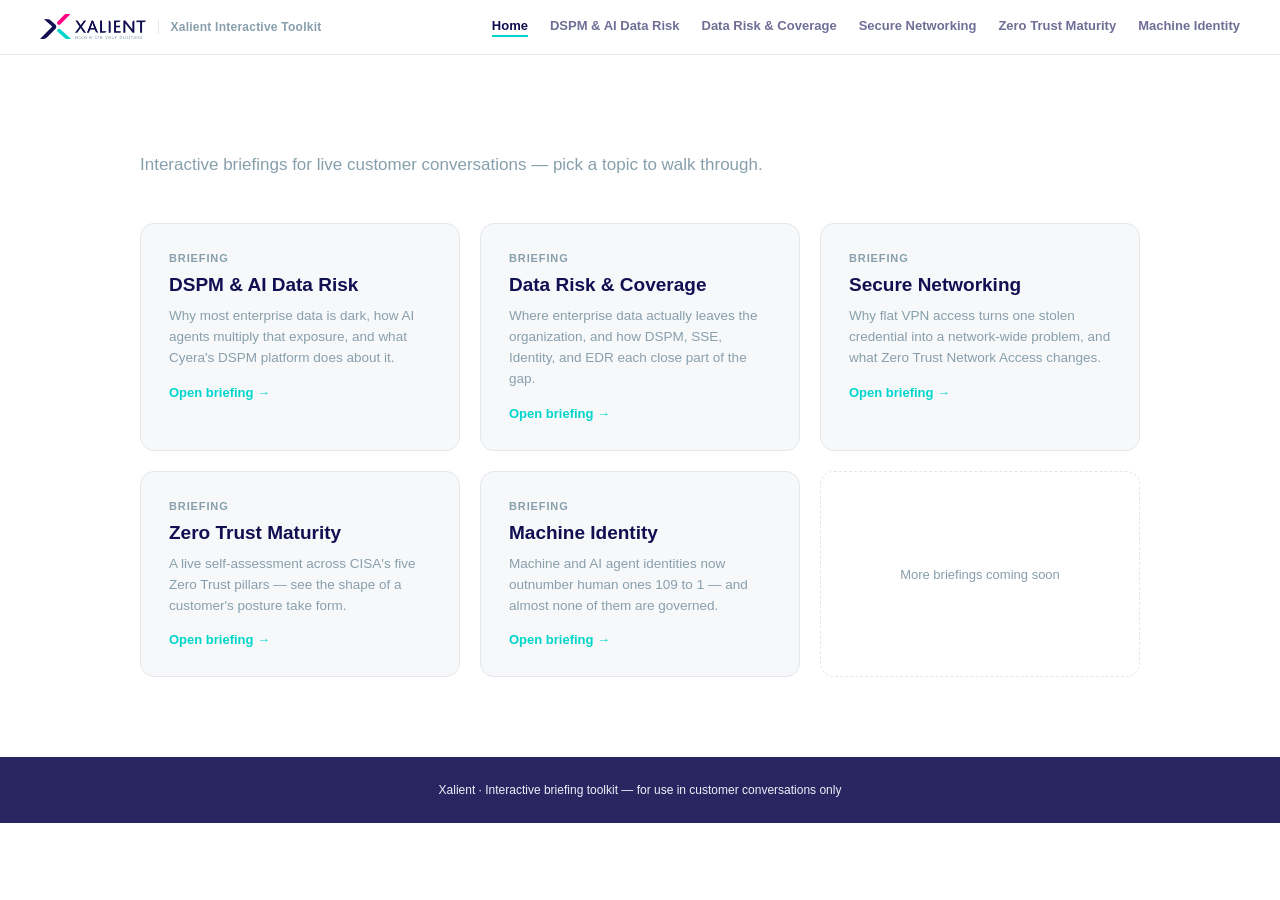
<file: index.html>
<!DOCTYPE html>
<html lang="en">
<head>
<meta charset="UTF-8">
<meta name="viewport" content="width=device-width, initial-scale=1.0">
<title>Xalient Interactive Toolkit</title>
<meta name="description" content="Interactive sales toolkit — data risk and security posture briefings.">
<link rel="stylesheet" href="shared.css">
<style>
  .hub-section{padding:100px 40px 80px;max-width:1080px;margin:0 auto;}
  .hub-intro{font-size:17px;color:var(--gray-blue);margin:0 0 48px;max-width:640px;}
  .hub-grid{display:grid;grid-template-columns:repeat(3,1fr);gap:20px;}
  .hub-card{
    display:block;
    border:1px solid var(--border);
    border-radius:14px;
    padding:28px;
    background:var(--bg-soft);
    text-decoration:none;
    color:var(--navy);
    transition:border-color .25s ease, transform .25s ease, box-shadow .25s ease;
  }
  .hub-card:hover{border-color:var(--teal);transform:translateY(-2px);box-shadow:0 8px 24px rgba(17,15,81,.08);}
  .hub-card-eyebrow{font-size:11px;color:var(--gray-blue);text-transform:uppercase;letter-spacing:.08em;font-weight:700;margin-bottom:10px;}
  .hub-card-title{font-size:19px;font-weight:800;color:var(--navy);margin-bottom:10px;}
  .hub-card-desc{font-size:13.5px;color:var(--gray-blue);line-height:1.55;}
  .hub-card-arrow{display:inline-block;margin-top:16px;font-size:13px;font-weight:700;color:var(--teal);}

  .hub-card-empty{
    display:flex;
    align-items:center;
    justify-content:center;
    border:1px dashed var(--border);
    border-radius:14px;
    padding:28px;
    color:var(--gray-blue);
    font-size:13px;
    text-align:center;
    min-height:140px;
  }

  @media (max-width:900px){
    .hub-grid{grid-template-columns:repeat(2,1fr);}
  }
  @media (max-width:560px){
    .hub-grid{grid-template-columns:1fr;}
  }
</style>
</head>
<body>

<header class="site-header">
  <a href="index.html" class="brand">
    <img src="Xalient%20Logo.png" alt="Xalient" class="logo">
    <span class="brand-sub">Xalient Interactive Toolkit</span>
  </a>
  <nav class="top-nav">
    <a href="index.html" class="current">Home</a>
    <a href="dspm.html">DSPM &amp; AI Data Risk</a>
    <a href="exfiltration.html">Data Risk &amp; Coverage</a>
    <a href="zero-trust-network.html">Secure Networking</a>
    <a href="zero-trust-maturity.html">Zero Trust Maturity</a>
    <a href="non-human-identity.html">Machine Identity</a>
  </nav>
</header>

<section class="hub-section">
  <p class="hub-intro">Interactive briefings for live customer conversations — pick a topic to walk through.</p>

  <div class="hub-grid">
    <a href="dspm.html" class="hub-card">
      <div class="hub-card-eyebrow">Briefing</div>
      <div class="hub-card-title">DSPM &amp; AI Data Risk</div>
      <div class="hub-card-desc">Why most enterprise data is dark, how AI agents multiply that exposure, and what Cyera's DSPM platform does about it.</div>
      <span class="hub-card-arrow">Open briefing &rarr;</span>
    </a>

    <a href="exfiltration.html" class="hub-card">
      <div class="hub-card-eyebrow">Briefing</div>
      <div class="hub-card-title">Data Risk &amp; Coverage</div>
      <div class="hub-card-desc">Where enterprise data actually leaves the organization, and how DSPM, SSE, Identity, and EDR each close part of the gap.</div>
      <span class="hub-card-arrow">Open briefing &rarr;</span>
    </a>

    <a href="zero-trust-network.html" class="hub-card">
      <div class="hub-card-eyebrow">Briefing</div>
      <div class="hub-card-title">Secure Networking</div>
      <div class="hub-card-desc">Why flat VPN access turns one stolen credential into a network-wide problem, and what Zero Trust Network Access changes.</div>
      <span class="hub-card-arrow">Open briefing &rarr;</span>
    </a>

    <a href="zero-trust-maturity.html" class="hub-card">
      <div class="hub-card-eyebrow">Briefing</div>
      <div class="hub-card-title">Zero Trust Maturity</div>
      <div class="hub-card-desc">A live self-assessment across CISA's five Zero Trust pillars — see the shape of a customer's posture take form.</div>
      <span class="hub-card-arrow">Open briefing &rarr;</span>
    </a>

    <a href="non-human-identity.html" class="hub-card">
      <div class="hub-card-eyebrow">Briefing</div>
      <div class="hub-card-title">Machine Identity</div>
      <div class="hub-card-desc">Machine and AI agent identities now outnumber human ones 109 to 1 — and almost none of them are governed.</div>
      <span class="hub-card-arrow">Open briefing &rarr;</span>
    </a>

    <div class="hub-card-empty">More briefings coming soon</div>
  </div>
</section>

<footer>
  Xalient · Interactive briefing toolkit — for use in customer conversations only
</footer>

</body>
</html>
</file>
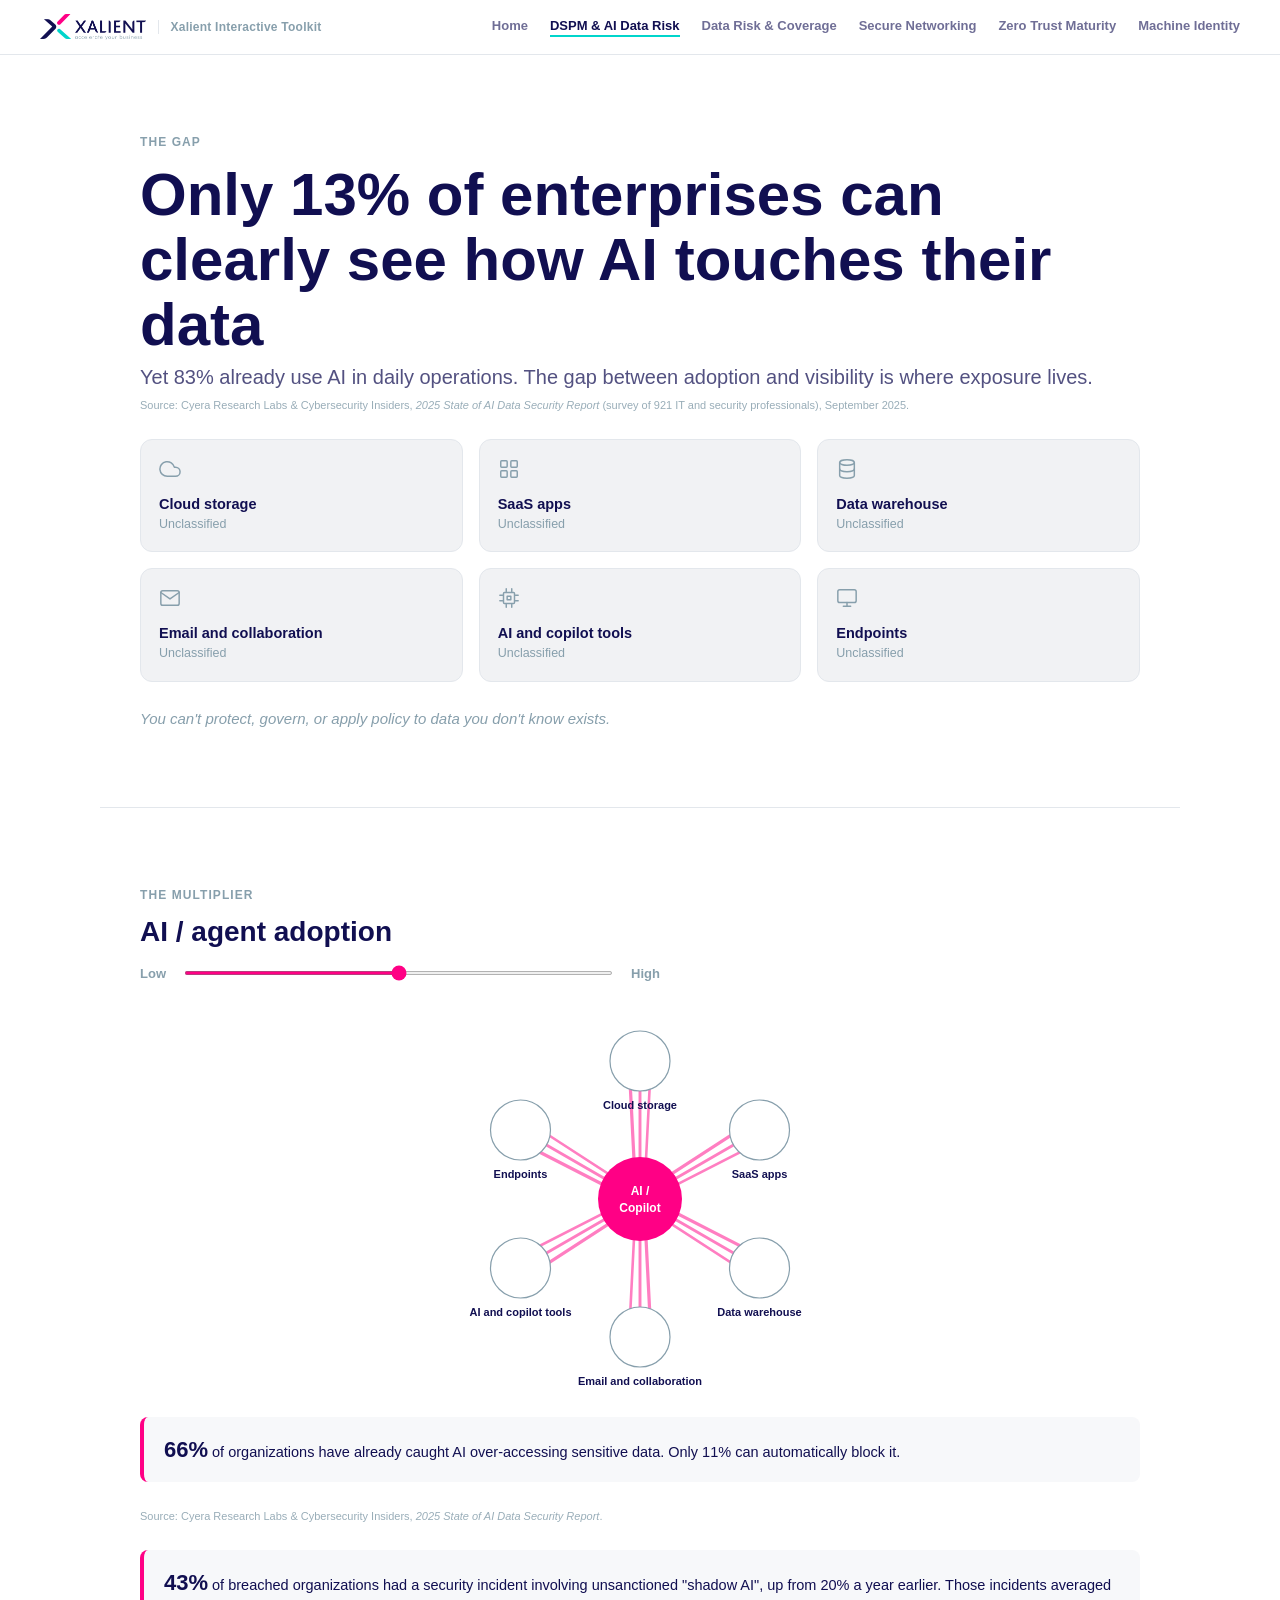
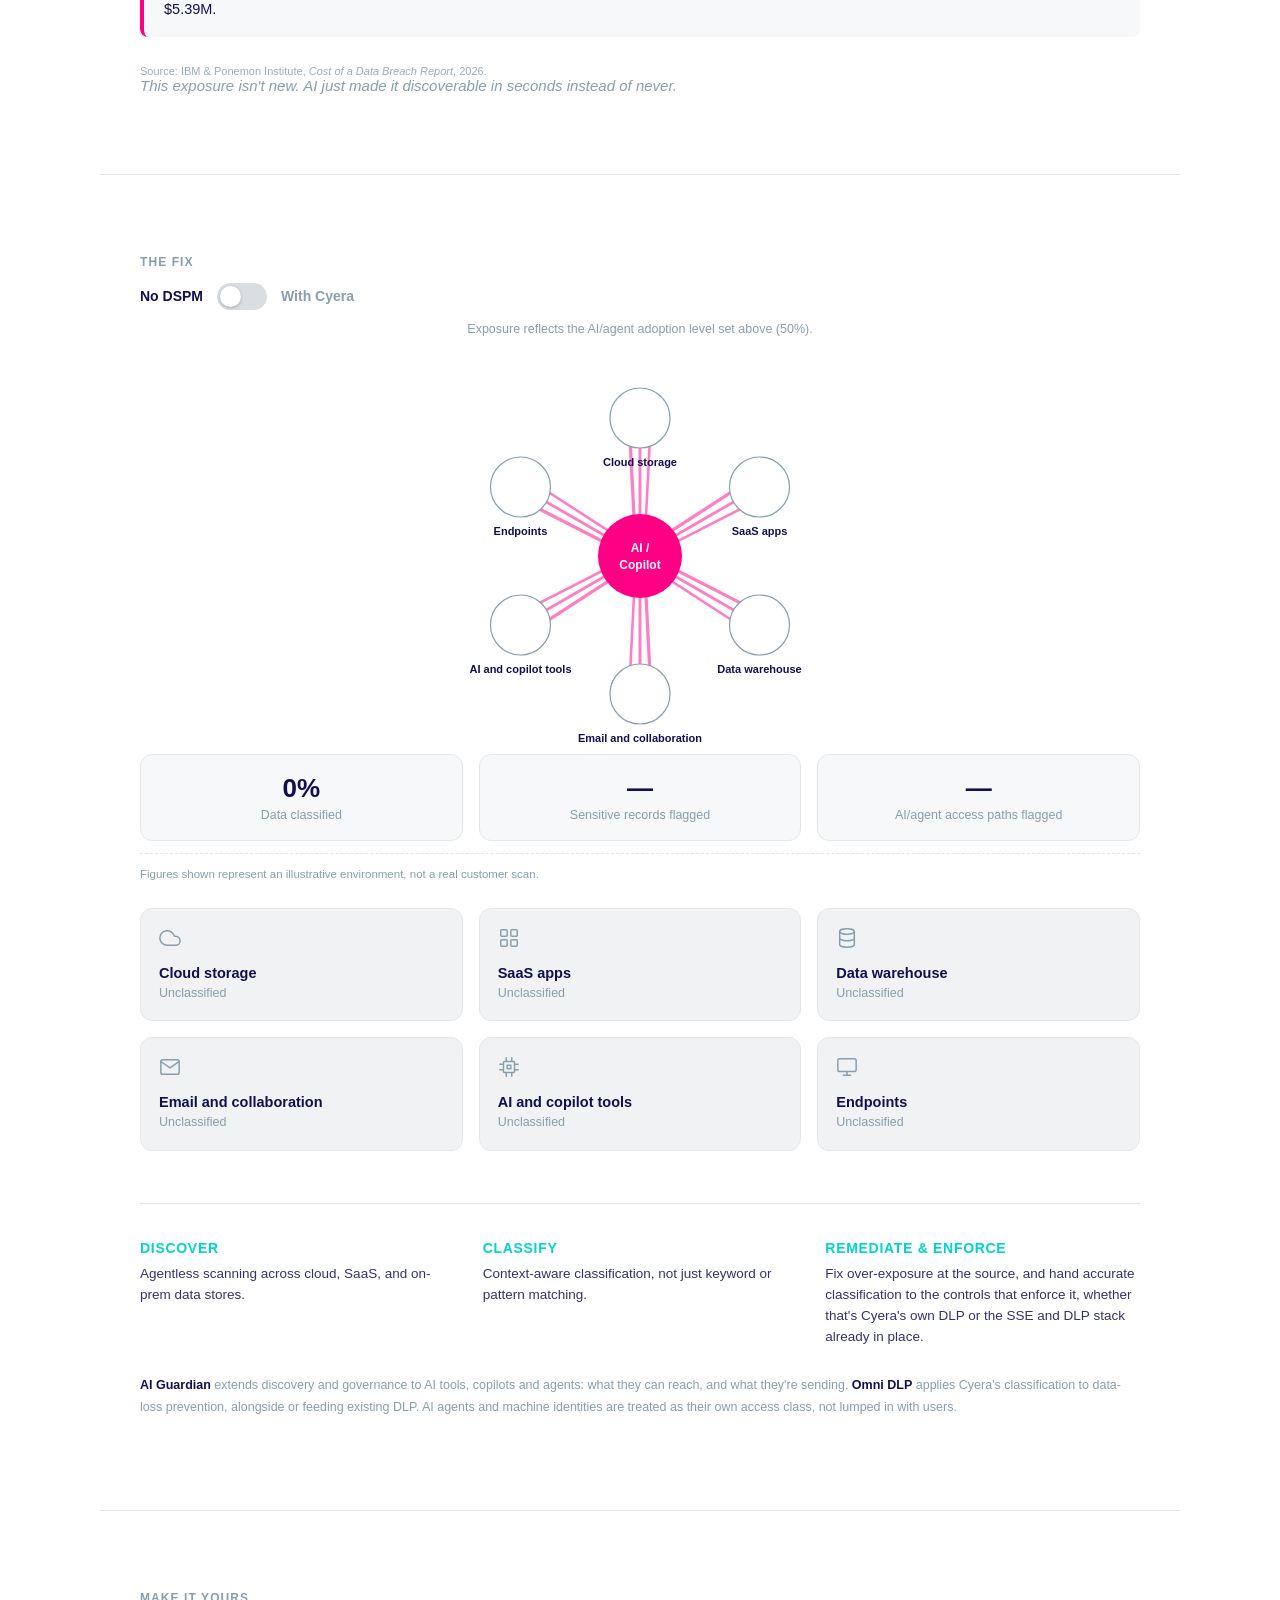
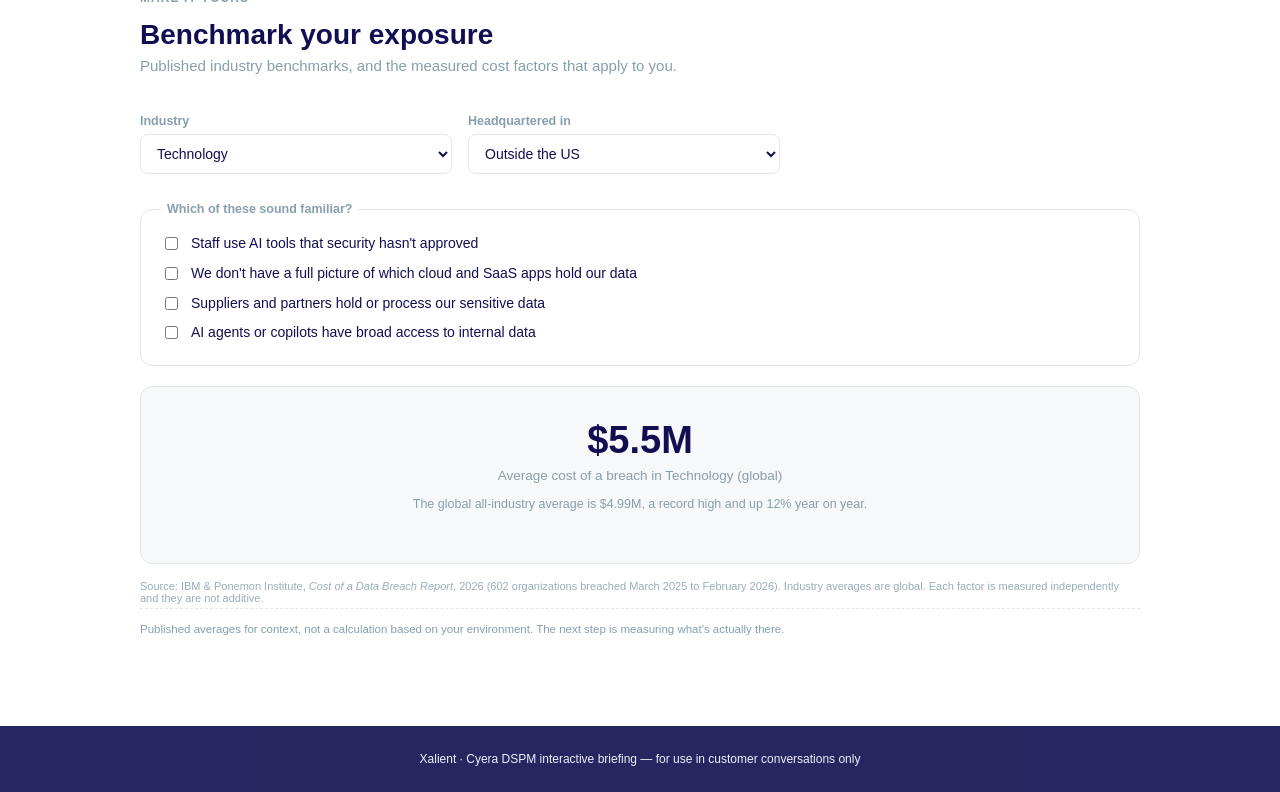
<file: dspm.html>
<!DOCTYPE html>
<html lang="en">
<head>
<meta charset="UTF-8">
<meta name="viewport" content="width=device-width, initial-scale=1.0">
<title>Cyera DSPM — Interactive Briefing | Xalient</title>
<meta name="description" content="Interactive briefing on data security posture management and AI agent risk.">
<link rel="stylesheet" href="shared.css">
<style>
  .stat-headline{font-size:60px;font-weight:800;line-height:1.08;color:var(--navy);margin-bottom:10px;}
  .stat-headline .stat-detail{display:block;font-size:20px;font-weight:500;color:var(--navy);opacity:.72;margin-top:10px;}
  .stat-sub{color:var(--gray-blue);font-size:15px;margin:0 0 40px;}

  .card-grid{display:grid;grid-template-columns:repeat(3,1fr);gap:16px;margin-bottom:28px;}
  .repo-card{
    border:1px solid var(--border);
    border-radius:12px;
    padding:18px;
    background:#F1F2F4;
    transition:background .45s ease, border-color .45s ease;
  }
  .repo-card-top{display:flex;align-items:flex-start;justify-content:space-between;}
  .repo-icon svg{width:22px;height:22px;color:var(--gray-blue);transition:color .45s ease;}
  .repo-label{font-weight:700;font-size:14.5px;color:var(--navy);margin-top:12px;}
  .repo-status{font-size:12.5px;color:var(--gray-blue);margin-top:4px;line-height:1.4;transition:color .45s ease;}

  .risk-badge{font-size:10.5px;font-weight:700;padding:3px 9px;border-radius:20px;visibility:hidden;white-space:nowrap;}
  .repo-card.risk-high{background:rgba(214,69,69,.07);border-color:rgba(214,69,69,.32);}
  .repo-card.risk-high .repo-icon svg{color:var(--risk-high);}
  .repo-card.risk-high .repo-status{color:#B23A3A;}
  .repo-card.risk-high .risk-badge{visibility:visible;background:var(--risk-high);color:#fff;}

  .repo-card.risk-medium{background:rgba(232,163,61,.09);border-color:rgba(232,163,61,.4);}
  .repo-card.risk-medium .repo-icon svg{color:#B9821F;}
  .repo-card.risk-medium .repo-status{color:#9C6B18;}
  .repo-card.risk-medium .risk-badge{visibility:visible;background:var(--risk-medium);color:#3A2A05;}

  .repo-card.risk-low{background:rgba(46,158,91,.08);border-color:rgba(46,158,91,.35);}
  .repo-card.risk-low .repo-icon svg{color:var(--risk-low);}
  .repo-card.risk-low .repo-status{color:var(--risk-low);}
  .repo-card.risk-low .risk-badge{visibility:visible;background:var(--risk-low);color:#fff;}

  /* Section 2 */
  .slider-row{display:flex;align-items:center;gap:16px;margin:8px 0 4px;max-width:520px;}
  .slider-row span{font-size:13px;font-weight:700;color:var(--gray-blue);}
  input[type=range]{flex:1;accent-color:var(--pink);height:4px;}

  .fan-wrap{width:100%;display:flex;justify-content:center;margin:28px 0 8px;}
  .fan-wrap svg{width:100%;max-width:640px;height:auto;}
  .fan-node-label{font-size:11px;fill:var(--navy);font-weight:600;}
  .fan-node-sub{font-size:9.5px;fill:var(--gray-blue);}
  .fan-center-label{font-size:12px;fill:#fff;font-weight:700;}

  .stat-callout{
    background:var(--bg-soft);
    border-left:4px solid var(--pink);
    padding:16px 20px;
    border-radius:8px;
    margin:28px 0;
    font-size:14.5px;
    color:var(--navy);
    line-height:1.5;
  }
  .stat-callout strong{font-size:22px;display:inline-block;margin-right:4px;}
  .stat-callout.pink-alt{border-left-color:var(--pink);}

  /* Section 3 */
  .fan-caption{text-align:center;font-size:12.5px;color:var(--gray-blue);margin:0 0 8px;min-height:16px;}
  .toggle-row{display:flex;align-items:center;gap:14px;margin-bottom:12px;}
  .toggle-label{font-size:14px;color:var(--gray-blue);font-weight:700;transition:color .3s;}
  .toggle-label.active{color:var(--navy);}
  .toggle-switch{width:50px;height:27px;border-radius:20px;background:#D9DEE3;border:none;position:relative;cursor:pointer;transition:background .3s;padding:0;flex:none;}
  .toggle-switch .toggle-knob{position:absolute;top:3px;left:3px;width:21px;height:21px;border-radius:50%;background:#fff;box-shadow:0 1px 3px rgba(0,0,0,.25);transition:transform .3s;}
  .toggle-switch.on{background:var(--teal);}
  .toggle-switch.on .toggle-knob{transform:translateX(23px);}

  .stats-row{display:grid;grid-template-columns:repeat(3,1fr);gap:16px;margin:8px 0 32px;}
  .stat-tile{background:var(--bg-soft);border:1px solid var(--border);border-radius:12px;padding:18px;text-align:center;}
  .stat-value{font-size:26px;font-weight:800;color:var(--navy);}
  .stat-caption{font-size:12.5px;color:var(--gray-blue);margin-top:4px;}

  .dcg-strip{display:grid;grid-template-columns:repeat(3,1fr);gap:28px;margin-top:52px;padding-top:36px;border-top:1px solid var(--border);}
  .dcg-step h3{color:var(--teal);font-size:14px;text-transform:uppercase;letter-spacing:.05em;margin-bottom:8px;}
  .dcg-step p{color:var(--navy);font-size:13.5px;line-height:1.55;opacity:.85;margin:0;}

  .proof-points{margin-top:28px;font-size:12.5px;color:var(--gray-blue);line-height:1.7;}
  .proof-points strong{color:var(--navy);}

  /* Section 4 */
  .form-row{display:grid;grid-template-columns:repeat(3,1fr);gap:16px;margin:28px 0;}
  .form-row label{display:flex;flex-direction:column;gap:6px;font-size:12.5px;color:var(--gray-blue);font-weight:700;}
  .form-row input,.form-row select{
    padding:10px 12px;border:1px solid var(--border);border-radius:8px;
    font-size:14px;color:var(--navy);background:#fff;font-family:inherit;
  }
  .form-row input:focus,.form-row select:focus{outline:2px solid var(--teal);outline-offset:1px;}

  .estimate-output{background:var(--bg-soft);border:1px solid var(--border);border-radius:12px;padding:32px;text-align:center;margin:8px 0 16px;}
  .estimate-value{font-size:38px;font-weight:800;color:var(--navy);}
  .estimate-caption{color:var(--gray-blue);font-size:13.5px;margin-top:6px;}
  .estimate-detail{color:var(--gray-blue);font-size:12.5px;margin-top:14px;}
  .estimate-shadow-callout{color:var(--pink);font-size:12.5px;font-weight:700;margin-top:10px;}

  .form-row.form-row-2{grid-template-columns:repeat(2,1fr);max-width:640px;}
  .factor-list{border:1px solid var(--border);border-radius:12px;padding:18px 20px 12px;margin:0 0 20px;}
  .factor-list legend{font-size:12.5px;font-weight:700;color:var(--gray-blue);padding:0 6px;}
  .factor-list label{display:flex;gap:10px;align-items:flex-start;font-size:14px;color:var(--navy);margin-bottom:10px;cursor:pointer;line-height:1.4;}
  .factor-list input{accent-color:var(--teal);margin-top:3px;flex:none;}
  .factor-list input:focus-visible{outline:2px solid var(--teal);outline-offset:2px;}
  .factor-results{list-style:none;padding:0;margin:20px auto 0;max-width:620px;text-align:left;}
  .factor-results li{border-top:1px solid var(--border);padding:12px 0;font-size:13.5px;color:var(--navy);line-height:1.5;}
  .factor-results li strong{color:var(--pink);}
  .factor-results .factor-cap{display:block;font-size:12px;color:var(--gray-blue);margin-top:2px;}
  @media (max-width:900px){
    .card-grid,.form-row,.stats-row{grid-template-columns:repeat(2,1fr);}
    .dcg-strip{grid-template-columns:1fr;gap:24px;}
    .stat-headline{font-size:44px;}
  }
  @media (max-width:560px){
    .card-grid,.form-row,.form-row.form-row-2,.stats-row{grid-template-columns:1fr;}
  }
</style>
</head>
<body>

<header class="site-header">
  <a href="index.html" class="brand">
    <img src="Xalient%20Logo.png" alt="Xalient" class="logo">
    <span class="brand-sub">Xalient Interactive Toolkit</span>
  </a>
  <nav class="top-nav">
    <a href="index.html">Home</a>
    <a href="dspm.html" class="current">DSPM &amp; AI Data Risk</a>
    <a href="exfiltration.html">Data Risk &amp; Coverage</a>
    <a href="zero-trust-network.html">Secure Networking</a>
    <a href="zero-trust-maturity.html">Zero Trust Maturity</a>
    <a href="non-human-identity.html">Machine Identity</a>
  </nav>
</header>

<!-- Section 1: The gap -->
<section id="gap" class="section">
  <p class="eyebrow">The gap</p>
  <h1 class="stat-headline">Only 13% of enterprises can clearly see how AI touches their data<span class="stat-detail">Yet 83% already use AI in daily operations. The gap between adoption and visibility is where exposure lives.</span></h1>
  <p class="stat-footnote">Source: Cyera Research Labs &amp; Cybersecurity Insiders, <em>2025 State of AI Data Security Report</em> (survey of 921 IT and security professionals), September 2025.</p>
  <div class="card-grid" id="grid-1" style="margin-top:28px;"></div>
  <p class="supporting-line">You can't protect, govern, or apply policy to data you don't know exists.</p>
</section>

<!-- Section 2: The multiplier -->
<section id="multiplier" class="section">
  <p class="eyebrow">The multiplier</p>
  <h2 style="font-size:28px;margin-bottom:18px;">AI / agent adoption</h2>
  <div class="slider-row">
    <span>Low</span>
    <input type="range" id="adoption-slider" min="0" max="100" value="50">
    <span>High</span>
  </div>
  <div class="fan-wrap">
    <svg id="fan-svg-2" viewBox="0 0 640 380" aria-label="AI agent access diagram"></svg>
  </div>
  <div class="stat-callout">
    <strong>66%</strong>of organizations have already caught AI over-accessing sensitive data. Only 11% can automatically block it.
  </div>
  <p class="stat-footnote">Source: Cyera Research Labs &amp; Cybersecurity Insiders, <em>2025 State of AI Data Security Report</em>.</p>
  <div class="stat-callout pink-alt">
    <strong>43%</strong>of breached organizations had a security incident involving unsanctioned "shadow AI", up from 20% a year earlier. Those incidents averaged $5.39M.
  </div>
  <p class="stat-footnote">Source: IBM &amp; Ponemon Institute, <em>Cost of a Data Breach Report</em>, 2026.</p>
  <p class="supporting-line">This exposure isn't new. AI just made it discoverable in seconds instead of never.</p>
</section>

<!-- Section 3: The fix -->
<section id="fix" class="section">
  <p class="eyebrow">The fix</p>
  <div class="toggle-row">
    <span class="toggle-label active" id="label-no-dspm">No DSPM</span>
    <button class="toggle-switch" id="cyera-toggle" role="switch" aria-checked="false" aria-label="Toggle Cyera DSPM">
      <span class="toggle-knob"></span>
    </button>
    <span class="toggle-label" id="label-with-cyera">With Cyera</span>
  </div>

  <p class="fan-caption" id="fan3-caption"></p>
  <div class="fan-wrap">
    <svg id="fan-svg-3" viewBox="0 0 640 380" aria-label="Access exposure diagram"></svg>
  </div>

  <div class="stats-row">
    <div class="stat-tile"><div class="stat-value" id="stat-classified">0%</div><div class="stat-caption">Data classified</div></div>
    <div class="stat-tile"><div class="stat-value" id="stat-flagged">—</div><div class="stat-caption">Sensitive records flagged</div></div>
    <div class="stat-tile"><div class="stat-value" id="stat-paths">—</div><div class="stat-caption">AI/agent access paths flagged</div></div>
  </div>
  <p class="disclaimer" style="margin:-20px 0 28px;">Figures shown represent an illustrative environment, not a real customer scan.</p>

  <div class="card-grid" id="grid-3"></div>

  <div class="dcg-strip">
    <div class="dcg-step">
      <h3>Discover</h3>
      <p>Agentless scanning across cloud, SaaS, and on-prem data stores.</p>
    </div>
    <div class="dcg-step">
      <h3>Classify</h3>
      <p>Context-aware classification, not just keyword or pattern matching.</p>
    </div>
    <div class="dcg-step">
      <h3>Remediate &amp; enforce</h3>
      <p>Fix over-exposure at the source, and hand accurate classification to the controls that enforce it, whether that's Cyera's own DLP or the SSE and DLP stack already in place.</p>
    </div>
  </div>

  <!-- Confirm product names against Cyera's current datasheets before each customer use. -->
  <p class="proof-points">
    <strong>AI Guardian</strong> extends discovery and governance to AI tools, copilots and agents: what they can reach, and what they're sending.
    <strong>Omni DLP</strong> applies Cyera's classification to data-loss prevention, alongside or feeding existing DLP.
    AI agents and machine identities are treated as their own access class, not lumped in with users.
  </p>
</section>

<!-- Section 4: Make it yours -->
<section id="tailor" class="section">
  <p class="eyebrow">Make it yours</p>
  <h2 style="font-size:28px;margin-bottom:6px;">Benchmark your exposure</h2>
  <p class="stat-sub" style="margin-top:6px;">Published industry benchmarks, and the measured cost factors that apply to you.</p>

  <div class="form-row form-row-2">
    <label>Industry
      <select id="input-industry">
        <option value="global">All industries (global)</option>
        <option>Healthcare</option>
        <option>Financial Services</option>
        <option>Industrial</option>
        <option selected>Technology</option>
        <option>Entertainment</option>
        <option>Pharmaceuticals</option>
        <option>Energy</option>
        <option>Services</option>
        <option>Communications</option>
        <option>Transportation</option>
        <option>Media</option>
        <option>Hospitality</option>
        <option>Consumer</option>
        <option>Education</option>
        <option>Research</option>
        <option>Retail</option>
        <option>Public Sector</option>
      </select>
    </label>
    <label>Headquartered in
      <select id="input-region">
        <option value="global">Outside the US</option>
        <option value="us">United States</option>
      </select>
    </label>
  </div>

  <fieldset class="factor-list">
    <legend>Which of these sound familiar?</legend>
    <label><input type="checkbox" data-factor="shadowai"> Staff use AI tools that security hasn't approved</label>
    <label><input type="checkbox" data-factor="shadowit"> We don't have a full picture of which cloud and SaaS apps hold our data</label>
    <label><input type="checkbox" data-factor="supply"> Suppliers and partners hold or process our sensitive data</label>
    <label><input type="checkbox" data-factor="aiaccess"> AI agents or copilots have broad access to internal data</label>
  </fieldset>

  <div class="estimate-output">
    <div class="estimate-value" id="estimate-value">—</div>
    <div class="estimate-caption" id="estimate-caption">Average cost of a breach</div>
    <div class="estimate-detail" id="estimate-detail"></div>
    <ul class="factor-results" id="factor-results"></ul>
  </div>

  <p class="stat-footnote">Source: IBM &amp; Ponemon Institute, <em>Cost of a Data Breach Report</em>, 2026 (602 organizations breached March 2025 to February 2026). Industry averages are global. Each factor is measured independently and they are not additive.</p>
  <p class="disclaimer">Published averages for context, not a calculation based on your environment. The next step is measuring what's actually there.</p>
</section>

<footer>
  Xalient · Cyera DSPM interactive briefing — for use in customer conversations only
</footer>

<script>
(function(){
  "use strict";

  var COLORS = { navy:'#110F51', pink:'#FF0085', teal:'#00D5CB', grayBlue:'#879FAC' };

  var ICONS = {
    cloud: '<path d="M18 10h-1.26A8 8 0 109 20h9a5 5 0 000-10z"/>',
    grid: '<rect x="3" y="3" width="7" height="7" rx="1"/><rect x="14" y="3" width="7" height="7" rx="1"/><rect x="14" y="14" width="7" height="7" rx="1"/><rect x="3" y="14" width="7" height="7" rx="1"/>',
    database: '<ellipse cx="12" cy="5" rx="8" ry="3"/><path d="M4 5v14c0 1.66 3.58 3 8 3s8-1.34 8-3V5"/><path d="M4 12c0 1.66 3.58 3 8 3s8-1.34 8-3"/>',
    mail: '<rect x="2" y="4" width="20" height="16" rx="2"/><path d="M2 6l10 7 10-7"/>',
    cpu: '<rect x="6" y="6" width="12" height="12" rx="1"/><rect x="10" y="10" width="4" height="4"/><path d="M9 2v3M15 2v3M9 19v3M15 19v3M2 9h3M2 15h3M19 9h3M19 15h3"/>',
    monitor: '<rect x="2" y="3" width="20" height="14" rx="2"/><path d="M8 21h8M12 17v4"/>'
  };

  function svgIcon(name){
    return '<svg viewBox="0 0 24 24" fill="none" stroke="currentColor" stroke-width="1.6" stroke-linecap="round" stroke-linejoin="round">' + ICONS[name] + '</svg>';
  }

  var REPOS = [
    { id:'cloud-storage', label:'Cloud storage', icon:'cloud', risk:'high', status:'38% overshared, remediation flagged' },
    { id:'saas-apps', label:'SaaS apps', icon:'grid', risk:'medium', status:'12% overshared' },
    { id:'data-warehouse', label:'Data warehouse', icon:'database', risk:'medium', status:'Access review needed' },
    { id:'email-collab', label:'Email and collaboration', icon:'mail', risk:'high', status:'Stale sharing links found' },
    { id:'ai-copilot', label:'AI and copilot tools', icon:'cpu', risk:'high', status:'Prompt exposure risk flagged' },
    { id:'endpoints', label:'Endpoints', icon:'monitor', risk:'low', status:'Governed' }
  ];

  var RISK_LABEL = { high:'High risk', medium:'Medium risk', low:'Governed' };

  // ---------- Cards ----------
  function buildCard(repo){
    var card = document.createElement('div');
    card.className = 'repo-card state-unclassified';
    card.dataset.repo = repo.id;
    card.innerHTML =
      '<div class="repo-card-top">' +
        '<span class="repo-icon">' + svgIcon(repo.icon) + '</span>' +
        '<span class="risk-badge" data-badge></span>' +
      '</div>' +
      '<div class="repo-label">' + repo.label + '</div>' +
      '<div class="repo-status" data-status>Unclassified</div>';
    return card;
  }

  function renderGrid(containerId){
    var grid = document.getElementById(containerId);
    var cards = {};
    REPOS.forEach(function(repo){
      var card = buildCard(repo);
      grid.appendChild(card);
      cards[repo.id] = card;
    });
    return cards;
  }

  var grid1Cards = renderGrid('grid-1');
  var grid3Cards = renderGrid('grid-3');

  function setCardState(card, repo, isCyera){
    var statusEl = card.querySelector('[data-status]');
    var badgeEl = card.querySelector('[data-badge]');
    card.classList.remove('risk-high','risk-medium','risk-low','state-unclassified');
    if (!isCyera){
      card.classList.add('state-unclassified');
      statusEl.textContent = 'Unclassified';
      badgeEl.textContent = '';
    } else {
      card.classList.add('risk-' + repo.risk);
      statusEl.textContent = repo.status;
      badgeEl.textContent = RISK_LABEL[repo.risk];
    }
  }

  // ---------- Fan diagrams ----------
  function buildFan(svgEl, centerLabel, centerColor){
    var cx = 320, cy = 190, r = 138;
    var angles = [-90,-30,30,90,150,210].map(function(d){ return d * Math.PI / 180; });
    var positions = REPOS.map(function(repo, i){
      var a = angles[i];
      return { repo:repo, x: cx + r*Math.cos(a), y: cy + r*Math.sin(a) };
    });

    var ns = 'http://www.w3.org/2000/svg';
    var linesGroup = document.createElementNS(ns,'g');
    linesGroup.setAttribute('class','lines');
    svgEl.appendChild(linesGroup);

    var nodesGroup = document.createElementNS(ns,'g');
    positions.forEach(function(p){
      var g = document.createElementNS(ns,'g');
      var circle = document.createElementNS(ns,'circle');
      circle.setAttribute('cx', p.x);
      circle.setAttribute('cy', p.y);
      circle.setAttribute('r', 30);
      circle.setAttribute('fill', '#fff');
      circle.setAttribute('stroke', COLORS.grayBlue);
      circle.setAttribute('stroke-width', '1.2');
      g.appendChild(circle);

      var label = document.createElementNS(ns,'text');
      label.setAttribute('x', p.x);
      label.setAttribute('y', p.y + 48);
      label.setAttribute('text-anchor','middle');
      label.setAttribute('class','fan-node-label');
      label.textContent = p.repo.label;
      g.appendChild(label);

      nodesGroup.appendChild(g);
    });
    svgEl.appendChild(nodesGroup);

    var centerGroup = document.createElementNS(ns,'g');
    var centerCircle = document.createElementNS(ns,'circle');
    centerCircle.setAttribute('cx', cx);
    centerCircle.setAttribute('cy', cy);
    centerCircle.setAttribute('r', 42);
    centerCircle.setAttribute('fill', centerColor);
    centerGroup.appendChild(centerCircle);

    var centerText = document.createElementNS(ns,'text');
    centerText.setAttribute('x', cx);
    centerText.setAttribute('y', cy - 4);
    centerText.setAttribute('text-anchor','middle');
    centerText.setAttribute('class','fan-center-label');
    centerText.textContent = 'AI /';
    centerGroup.appendChild(centerText);

    var centerText2 = document.createElementNS(ns,'text');
    centerText2.setAttribute('x', cx);
    centerText2.setAttribute('y', cy + 13);
    centerText2.setAttribute('text-anchor','middle');
    centerText2.setAttribute('class','fan-center-label');
    centerText2.textContent = 'Copilot';
    centerGroup.appendChild(centerText2);

    svgEl.appendChild(centerGroup);

    return { cx:cx, cy:cy, positions:positions, linesGroup:linesGroup };
  }

  function updateFan(fan, density, color){
    var ns = 'http://www.w3.org/2000/svg';
    fan.linesGroup.innerHTML = '';
    var numLines = Math.max(1, Math.round(1 + density*4));
    var baseWidth = 1 + density*4.5;
    var opacity = 0.2 + density*0.6;

    fan.positions.forEach(function(p){
      var dx = p.x - fan.cx, dy = p.y - fan.cy;
      var len = Math.sqrt(dx*dx + dy*dy);
      var nx = -dy/len, ny = dx/len;

      for (var i=0; i<numLines; i++){
        var spreadIndex = numLines > 1 ? (i - (numLines-1)/2) : 0;
        var offsetStart = spreadIndex * 4;
        var offsetEnd = spreadIndex * 11;
        var x1 = fan.cx + nx*offsetStart, y1 = fan.cy + ny*offsetStart;
        var x2 = p.x + nx*offsetEnd, y2 = p.y + ny*offsetEnd;

        var line = document.createElementNS(ns,'line');
        line.setAttribute('x1', x1);
        line.setAttribute('y1', y1);
        line.setAttribute('x2', x2);
        line.setAttribute('y2', y2);
        line.setAttribute('stroke', color);
        line.setAttribute('stroke-width', Math.max(0.8, baseWidth * (1 - i*0.1)));
        line.setAttribute('stroke-linecap', 'round');
        line.setAttribute('opacity', opacity);
        fan.linesGroup.appendChild(line);
      }
    });
  }

  // Section 2 fan
  var fan2 = buildFan(document.getElementById('fan-svg-2'), 'AI / Copilot', COLORS.pink);
  var slider = document.getElementById('adoption-slider');
  var adoptionDensity = slider.value / 100;

  function refreshFan2(){
    adoptionDensity = slider.value / 100;
    updateFan(fan2, adoptionDensity, COLORS.pink);
    if (!cyeraOn) refreshFan3Off();
  }

  // Section 3 fan
  var fan3 = buildFan(document.getElementById('fan-svg-3'), 'AI / Copilot', COLORS.pink);
  var fan3Caption = document.getElementById('fan3-caption');

  // ---------- Toggle: The fix ----------
  var toggleBtn = document.getElementById('cyera-toggle');
  var labelNo = document.getElementById('label-no-dspm');
  var labelYes = document.getElementById('label-with-cyera');
  var statClassified = document.getElementById('stat-classified');
  var statFlagged = document.getElementById('stat-flagged');
  var statPaths = document.getElementById('stat-paths');
  var cyeraOn = false;

  function refreshFan3Off(){
    updateFan(fan3, adoptionDensity, COLORS.pink);
    fan3Caption.textContent = 'Exposure reflects the AI/agent adoption level set above (' + Math.round(adoptionDensity*100) + '%).';
  }

  slider.addEventListener('input', refreshFan2);
  refreshFan2();

  function animateValue(el, start, end, opts){
    opts = opts || {};
    var duration = opts.duration || 900;
    var suffix = opts.suffix || '';
    var t0 = null;
    function step(ts){
      if (!t0) t0 = ts;
      var p = Math.min(1, (ts - t0) / duration);
      var eased = 1 - Math.pow(1-p, 3);
      var val = Math.round(start + (end-start)*eased);
      el.textContent = val.toLocaleString() + suffix;
      if (p < 1) requestAnimationFrame(step);
    }
    requestAnimationFrame(step);
  }

  function applyCyeraState(on){
    cyeraOn = on;
    toggleBtn.classList.toggle('on', on);
    toggleBtn.setAttribute('aria-checked', on ? 'true' : 'false');
    labelNo.classList.toggle('active', !on);
    labelYes.classList.toggle('active', on);

    REPOS.forEach(function(repo){
      setCardState(grid3Cards[repo.id], repo, on);
    });

    if (on){
      updateFan(fan3, 0.1, COLORS.teal);
      fan3Caption.textContent = 'With Cyera, over-privileged AI and agent access paths are identified and prioritized for remediation.';
      animateValue(statClassified, 0, 94, { suffix:'%' });
      animateValue(statFlagged, 0, 1240, {});
      animateValue(statPaths, 0, 38, {});
    } else {
      refreshFan3Off();
      statClassified.textContent = '0%';
      statFlagged.textContent = '—';
      statPaths.textContent = '—';
    }
  }

  toggleBtn.addEventListener('click', function(){
    applyCyeraState(!cyeraOn);
  });

  applyCyeraState(false);

  // ---------- Section 4: Make it yours ----------
  // IBM & Ponemon, Cost of a Data Breach Report 2026. Industry figures are global averages.
  var IBM_2026 = {
    globalAvg: 4990000,
    usAvg: 11500000,
    industry: {
      'Healthcare':6640000, 'Financial Services':6290000, 'Industrial':5500000, 'Technology':5500000,
      'Entertainment':5380000, 'Pharmaceuticals':5250000, 'Energy':5240000, 'Services':5080000,
      'Communications':4710000, 'Transportation':4500000, 'Media':4490000, 'Hospitality':4330000,
      'Consumer':4310000, 'Education':4150000, 'Research':3990000, 'Retail':3800000, 'Public Sector':3500000
    }
  };

  var FACTORS = {
    shadowai: {
      text:'Shadow AI incidents hit <strong>43%</strong> of breached organizations and averaged <strong>$5.39M</strong>.',
      cap:'Addressed by: DSPM (what AI can reach) and SSE (inline inspection of AI traffic).'
    },
    shadowit: {
      text:'Lack of visibility into applications added <strong>+$201K</strong> to the average breach.',
      cap:'Addressed by: DSPM (where the data lives) and SSE/CASB (which apps are in use).'
    },
    supply: {
      text:'Supply chain compromise added <strong>+$227K</strong>, the largest cost amplifier IBM measured, and took <strong>258 days</strong> to identify and contain.',
      cap:'Addressed by: DSPM (classification that travels with the data) and Identity (time-bound vendor access).'
    },
    aiaccess: {
      text:'Among organizations with AI-related incidents, <strong>92%</strong> lacked proper AI access controls.',
      cap:'Addressed by: DSPM (AI access paths) and Identity (agents governed as their own identity class).'
    }
  };

  var inputIndustry = document.getElementById('input-industry');
  var inputRegion = document.getElementById('input-region');
  var estimateValueEl = document.getElementById('estimate-value');
  var estimateCaptionEl = document.getElementById('estimate-caption');
  var estimateDetailEl = document.getElementById('estimate-detail');
  var factorResultsEl = document.getElementById('factor-results');
  var factorInputs = document.querySelectorAll('.factor-list input');

  function formatUSD(n){
    return '$' + (n/1000000).toFixed(2).replace(/0$/,'') + 'M';
  }

  function computeEstimate(){
    var ind = inputIndustry.value;
    var isUS = inputRegion.value === 'us';
    var industryAvg = ind === 'global' ? IBM_2026.globalAvg : IBM_2026.industry[ind];

    estimateValueEl.textContent = formatUSD(industryAvg);
    estimateCaptionEl.textContent = ind === 'global'
      ? 'Global average cost of a breach'
      : 'Average cost of a breach in ' + ind + ' (global)';

    estimateDetailEl.textContent = isUS
      ? 'US-headquartered organizations averaged ' + formatUSD(IBM_2026.usAvg) + ' per breach across all industries, more than double the global figure.'
      : 'The global all-industry average is ' + formatUSD(IBM_2026.globalAvg) + ', a record high and up 12% year on year.';

    var items = [];
    factorInputs.forEach(function(cb){
      if (cb.checked){
        var f = FACTORS[cb.dataset.factor];
        items.push('<li>' + f.text + '<span class="factor-cap">' + f.cap + '</span></li>');
      }
    });
    factorResultsEl.innerHTML = items.join('');
  }

  inputIndustry.addEventListener('change', computeEstimate);
  inputRegion.addEventListener('change', computeEstimate);
  factorInputs.forEach(function(cb){ cb.addEventListener('change', computeEstimate); });
  computeEstimate();

  // ---------- Reveal on scroll ----------
  var sections = document.querySelectorAll('.section');
  if ('IntersectionObserver' in window){
    var observer = new IntersectionObserver(function(entries){
      entries.forEach(function(entry){
        if (entry.isIntersecting){
          entry.target.classList.add('in-view');
          observer.unobserve(entry.target);
        }
      });
    }, { threshold: 0.15 });
    sections.forEach(function(s){ observer.observe(s); });
  } else {
    sections.forEach(function(s){ s.classList.add('in-view'); });
  }

})();
</script>

</body>
</html>
</file>
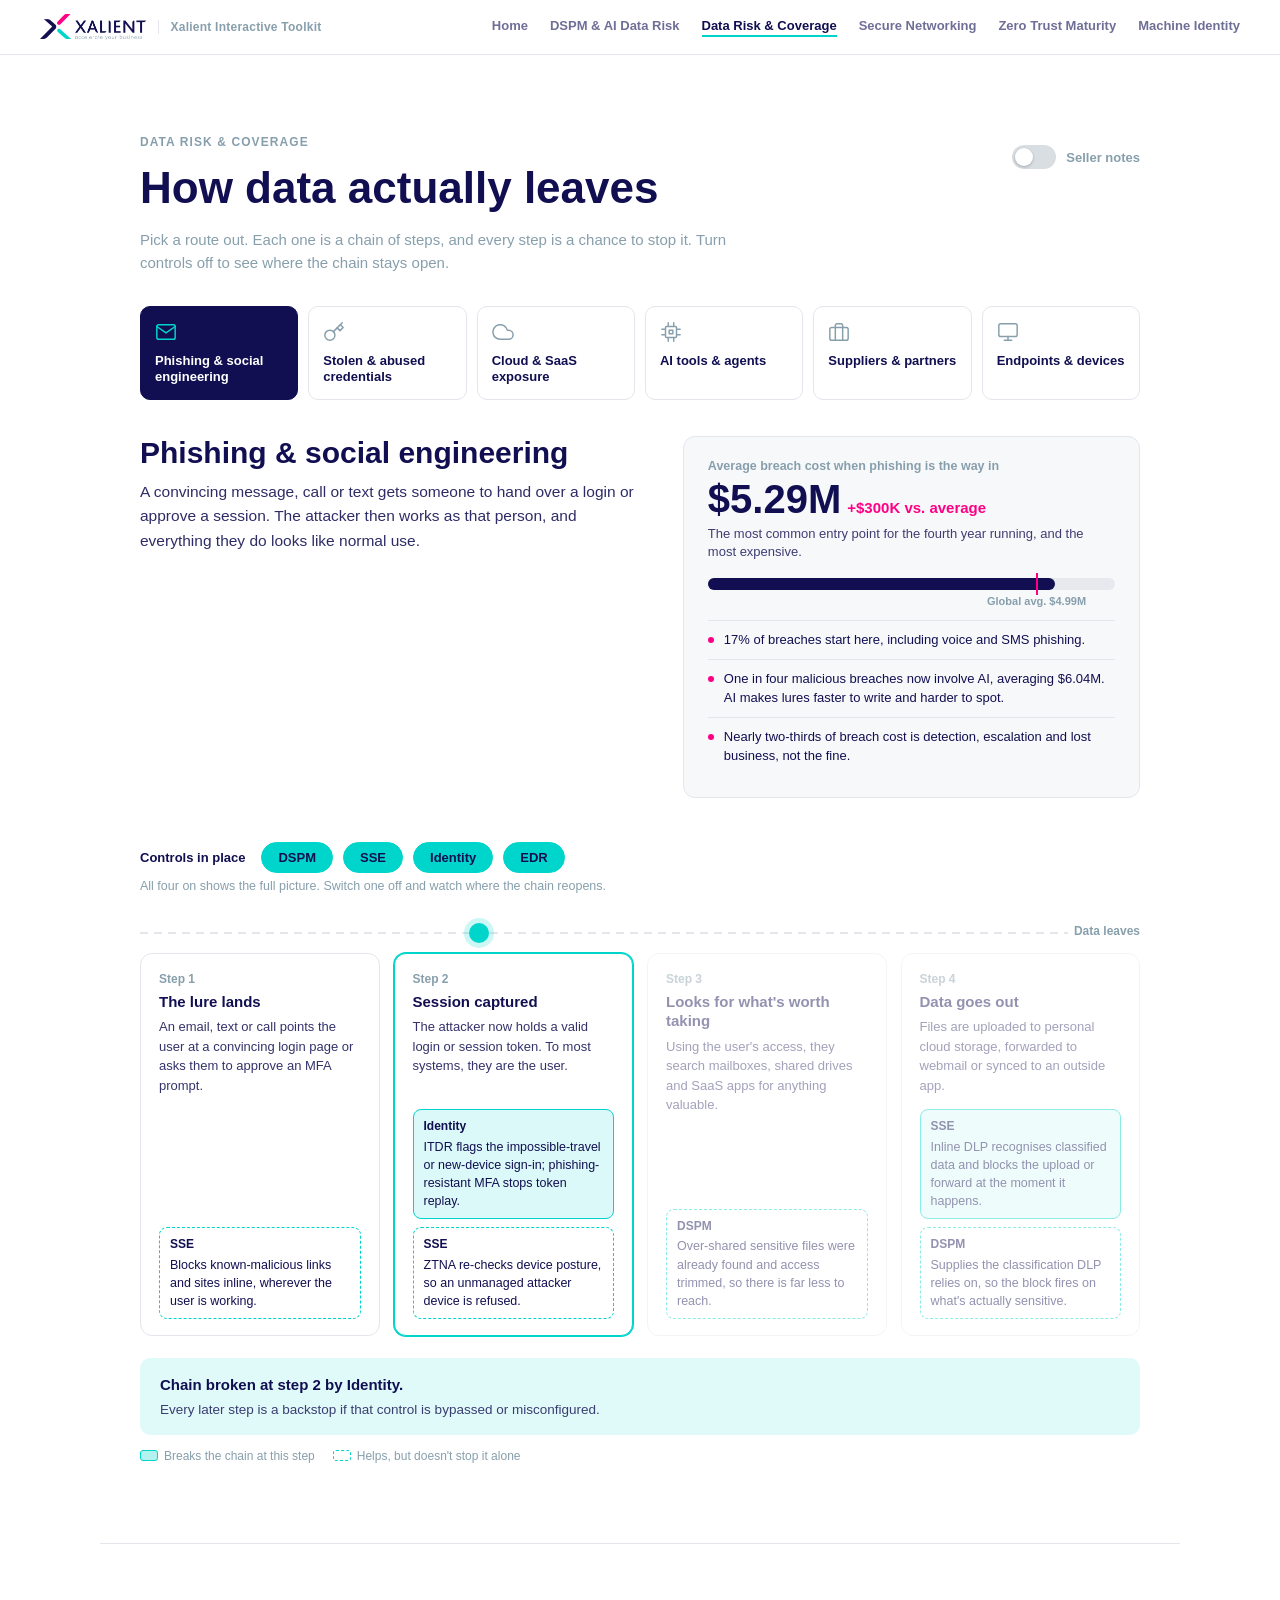
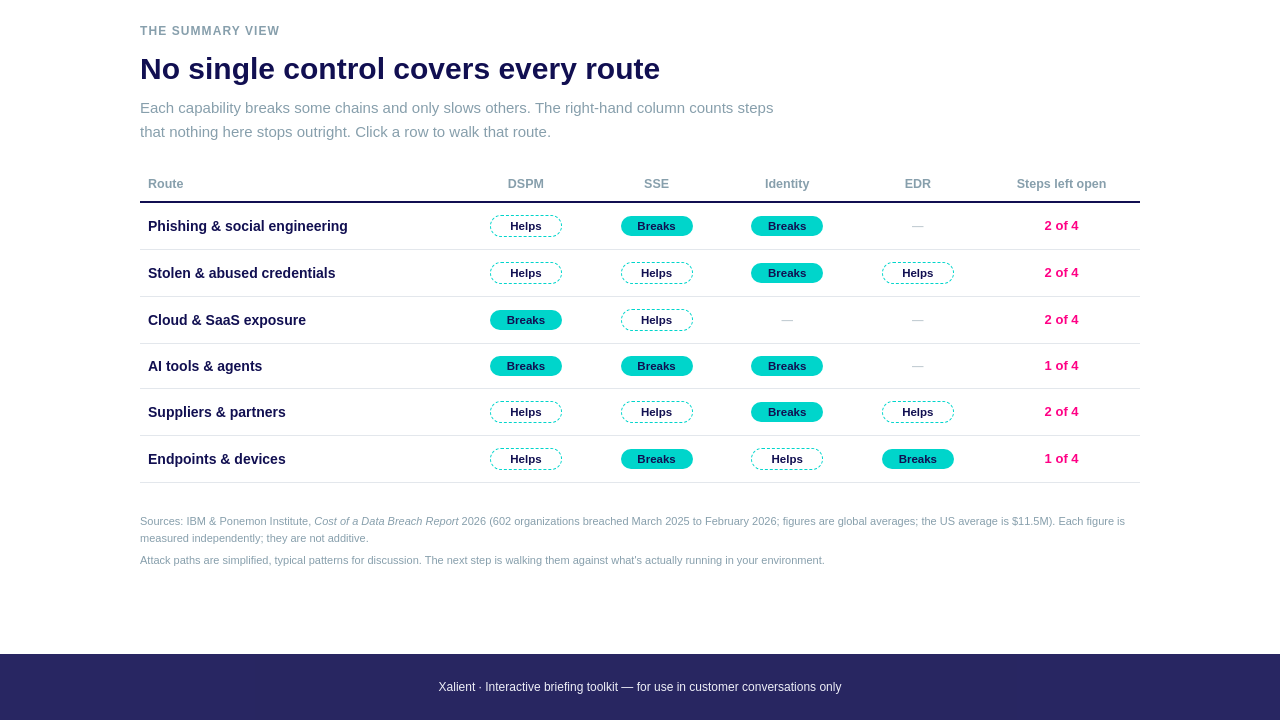
<file: exfiltration.html>
<!DOCTYPE html>
<html lang="en">
<head>
<meta charset="UTF-8">
<meta name="viewport" content="width=device-width, initial-scale=1.0">
<title>Data Risk &amp; Coverage | Xalient</title>
<meta name="description" content="How sensitive data leaves an organization, what it costs, and where each security control breaks the chain.">
<link rel="stylesheet" href="shared.css">
<style>
  .page-title{font-size:44px;font-weight:800;color:var(--navy);margin:0 0 14px;line-height:1.15;}
  .page-sub{color:var(--gray-blue);font-size:15px;margin:0 0 32px;max-width:640px;line-height:1.55;}

  .title-row{display:flex;justify-content:space-between;align-items:flex-start;gap:24px;flex-wrap:wrap;}
  .notes-switch{display:flex;align-items:center;gap:10px;font-size:13px;font-weight:700;color:var(--gray-blue);cursor:pointer;user-select:none;margin-top:10px;}
  .notes-switch.on{color:var(--navy);}
  .switch{width:44px;height:24px;border-radius:20px;background:#D9DEE3;border:none;position:relative;cursor:pointer;padding:0;flex:none;transition:background .25s;}
  .switch .knob{position:absolute;top:3px;left:3px;width:18px;height:18px;border-radius:50%;background:#fff;box-shadow:0 1px 3px rgba(0,0,0,.25);transition:transform .25s;}
  .switch.on{background:var(--navy);}
  .switch.on .knob{transform:translateX(20px);}
  .switch:focus-visible,.channel-tab:focus-visible,.lens-pill:focus-visible,.grid-row:focus-visible{outline:2px solid var(--teal);outline-offset:2px;}

  /* Channel tabs */
  .channel-tabs{display:grid;grid-template-columns:repeat(6,1fr);gap:10px;margin:0 0 36px;}
  .channel-tab{display:flex;flex-direction:column;align-items:flex-start;gap:10px;padding:14px 14px 13px;border:1.5px solid var(--border);border-radius:10px;background:#fff;cursor:pointer;font-family:inherit;text-align:left;color:var(--navy);transition:border-color .2s, background .2s;}
  .channel-tab svg{width:22px;height:22px;color:var(--gray-blue);}
  .channel-tab span{font-size:13px;font-weight:700;line-height:1.25;}
  .channel-tab:hover{border-color:var(--teal);}
  .channel-tab.active{border-color:var(--navy);background:var(--navy);color:#fff;}
  .channel-tab.active svg{color:var(--teal);}

  /* Channel header + impact */
  .channel-head{display:grid;grid-template-columns:1.1fr 1fr;gap:40px;align-items:start;margin-bottom:44px;}
  .channel-name{font-size:30px;font-weight:800;margin:0 0 10px;}
  .channel-summary{font-size:15.5px;line-height:1.6;margin:0;color:var(--navy);opacity:.88;}
  .channel-link{display:inline-block;margin-top:14px;font-size:13px;font-weight:700;color:var(--navy);text-decoration:underline;text-decoration-color:var(--teal);text-underline-offset:3px;}

  .impact{border:1px solid var(--border);border-radius:12px;padding:22px 24px;background:var(--bg-soft);}
  .impact-label{font-size:12.5px;font-weight:700;color:var(--gray-blue);margin-bottom:6px;}
  .impact-value{font-size:40px;font-weight:800;line-height:1;color:var(--navy);}
  .impact-value small{font-size:15px;font-weight:700;color:var(--pink);margin-left:6px;}
  .impact-caption{font-size:13px;color:var(--navy);opacity:.8;margin:6px 0 16px;line-height:1.45;}
  .bar{position:relative;height:12px;background:#E6EAEE;border-radius:6px;margin:0 0 30px;}
  .bar-fill{position:absolute;left:0;top:0;bottom:0;background:var(--navy);border-radius:6px;transition:width .6s ease;}
  .bar-extra{position:absolute;top:0;bottom:0;background:var(--pink);border-radius:0 6px 6px 0;transition:left .6s ease,width .6s ease;}
  .bar-marker{position:absolute;top:-5px;bottom:-5px;width:2px;background:var(--pink);}
  .bar-marker span{position:absolute;top:22px;left:50%;transform:translateX(-50%);white-space:nowrap;font-size:11px;font-weight:700;color:var(--gray-blue);}
  .impact-facts{list-style:none;margin:0;padding:0;}
  .impact-facts li{font-size:13px;line-height:1.5;padding:9px 0 9px 16px;border-top:1px solid var(--border);position:relative;}
  .impact-facts li::before{content:"";position:absolute;left:0;top:16px;width:6px;height:6px;border-radius:50%;background:var(--pink);}

  /* Lens */
  .lens{display:flex;align-items:center;gap:10px;flex-wrap:wrap;margin:0 0 6px;}
  .lens-title{font-size:13px;font-weight:700;color:var(--navy);margin-right:6px;}
  .lens-pill{padding:7px 16px;border-radius:20px;border:1.5px solid var(--border);background:#fff;color:var(--gray-blue);font-size:13px;font-weight:700;cursor:pointer;font-family:inherit;transition:all .2s;}
  .lens-pill.on{background:var(--teal);border-color:var(--teal);color:var(--navy);}
  .lens-hint{font-size:12.5px;color:var(--gray-blue);margin:0 0 26px;}

  /* Attack path */
  .path{position:relative;}
  .track{position:relative;height:28px;margin:0 96px 6px 0;}
  .track-line{position:absolute;left:0;right:-96px;top:13px;height:2px;background:repeating-linear-gradient(90deg,var(--border) 0 8px,transparent 8px 14px);}
  .track-exit{position:absolute;right:-96px;top:5px;font-size:12px;font-weight:700;color:var(--gray-blue);background:#fff;padding-left:6px;}
  .packet{position:absolute;top:4px;left:0;width:20px;height:20px;margin-left:-10px;border-radius:50%;background:var(--pink);box-shadow:0 0 0 5px rgba(255,0,133,.15);transition:left 1.4s cubic-bezier(.5,0,.3,1), background .3s;}
  .packet.stopped{background:var(--teal);box-shadow:0 0 0 5px rgba(0,213,203,.2);}

  .steps{display:grid;gap:14px;}
  .step{border:1px solid var(--border);border-radius:12px;padding:18px 18px 16px;background:#fff;display:flex;flex-direction:column;transition:border-color .3s, opacity .3s;}
  .step-num{font-size:12px;font-weight:800;color:var(--gray-blue);margin-bottom:6px;}
  .step-title{font-size:15px;font-weight:800;margin:0 0 6px;line-height:1.3;}
  .step-desc{font-size:13px;line-height:1.5;opacity:.85;margin:0 0 14px;}
  .step-controls{margin-top:auto;display:flex;flex-direction:column;gap:8px;}
  .ctrl{font-size:12.5px;line-height:1.45;padding:8px 10px;border-radius:8px;border:1.5px solid var(--teal);}
  .ctrl b{display:block;font-size:12px;margin-bottom:2px;}
  .ctrl.primary{background:rgba(0,213,203,.14);}
  .ctrl.partial{border-style:dashed;}
  .ctrl.off{border-color:var(--border);color:var(--gray-blue);background:#fff;opacity:.55;}
  .gap-note{font-size:12.5px;font-weight:700;color:var(--pink);padding:8px 10px;border:1.5px solid rgba(255,0,133,.35);border-radius:8px;background:rgba(255,0,133,.05);}
  .step.breaks{border-color:var(--teal);box-shadow:0 0 0 1px var(--teal);}
  .step.after{opacity:.45;}

  .verdict{margin:22px 0 0;padding:16px 20px;border-radius:10px;font-size:15px;font-weight:700;line-height:1.45;}
  .verdict.stopped{background:rgba(0,213,203,.12);color:var(--navy);}
  .verdict.leaks{background:rgba(255,0,133,.08);color:var(--navy);border-left:4px solid var(--pink);}
  .verdict span{display:block;font-weight:500;font-size:13.5px;opacity:.8;margin-top:4px;}

  .legend{display:flex;gap:18px;flex-wrap:wrap;font-size:12px;color:var(--gray-blue);margin-top:14px;}
  .legend i{display:inline-block;width:18px;height:11px;border-radius:3px;border:1.5px solid var(--teal);vertical-align:-1px;margin-right:6px;}
  .legend i.primary{background:rgba(0,213,203,.3);}
  .legend i.partial{border-style:dashed;}

  /* Seller notes */
  .seller{display:none;margin-top:34px;border-radius:12px;background:var(--navy);color:#fff;padding:24px 26px;}
  body.notes .seller{display:block;}
  .seller-title{font-size:13px;font-weight:800;color:var(--teal);margin:0 0 16px;}
  .seller-grid{display:grid;grid-template-columns:repeat(2,1fr);gap:18px 32px;}
  .seller h4{margin:0 0 4px;font-size:12px;font-weight:700;color:#B9C6CE;}
  .seller p{margin:0;font-size:13.5px;line-height:1.55;}
  .seller .ask{font-size:15px;font-weight:700;}

  /* Coverage grid */
  .grid-intro{color:var(--gray-blue);font-size:15px;margin:10px 0 24px;max-width:640px;line-height:1.55;}
  .cov-wrap{overflow-x:auto;}
  .cov{width:100%;border-collapse:collapse;min-width:620px;}
  .cov th{font-size:12.5px;font-weight:700;color:var(--gray-blue);text-align:center;padding:10px 8px;border-bottom:2px solid var(--navy);}
  .cov th:first-child{text-align:left;}
  .cov td{padding:12px 8px;border-bottom:1px solid var(--border);text-align:center;font-size:13px;}
  .cov td:first-child{text-align:left;font-weight:700;font-size:14px;}
  .grid-row{cursor:pointer;}
  .grid-row:hover td{background:var(--bg-soft);}
  .cell{display:inline-block;min-width:72px;padding:4px 10px;border-radius:14px;font-size:11.5px;font-weight:700;}
  .cell.primary{background:var(--teal);color:var(--navy);}
  .cell.partial{border:1.5px dashed var(--teal);color:var(--navy);}
  .cell.none{color:#C3CDD3;}
  .open-count{font-weight:800;color:var(--pink);}
  .open-count.zero{color:var(--risk-low);}

  .sources{margin-top:30px;}
  .sources p{font-size:11px;color:var(--gray-blue);line-height:1.6;margin:0 0 4px;}

  @media (max-width:980px){
    .channel-tabs{grid-template-columns:repeat(3,1fr);}
    .channel-head{grid-template-columns:1fr;gap:24px;}
  }
  @media (max-width:760px){
    .steps{grid-template-columns:1fr !important;}
    .track{display:none;}
    .seller-grid{grid-template-columns:1fr;}
    .page-title{font-size:34px;}
  }
  @media (max-width:480px){
    .channel-tabs{grid-template-columns:repeat(2,1fr);}
    .section{padding:56px 20px;}
  }
  @media (prefers-reduced-motion:reduce){
    .packet,.bar-fill,.bar-extra{transition:none;}
  }
</style>
</head>
<body>

<header class="site-header">
  <a href="index.html" class="brand">
    <img src="Xalient%20Logo.png" alt="Xalient" class="logo">
    <span class="brand-sub">Xalient Interactive Toolkit</span>
  </a>
  <nav class="top-nav">
    <a href="index.html">Home</a>
    <a href="dspm.html">DSPM &amp; AI Data Risk</a>
    <a href="exfiltration.html" class="current">Data Risk &amp; Coverage</a>
    <a href="zero-trust-network.html">Secure Networking</a>
    <a href="zero-trust-maturity.html">Zero Trust Maturity</a>
    <a href="non-human-identity.html">Machine Identity</a>
  </nav>
</header>

<section class="section" id="paths">
  <div class="title-row">
    <div>
      <p class="eyebrow">Data risk &amp; coverage</p>
      <h1 class="page-title">How data actually leaves</h1>
    </div>
    <label class="notes-switch" id="notes-label">
      <button class="switch" id="notes-switch" role="switch" aria-checked="false" aria-label="Show seller notes"><span class="knob"></span></button>
      Seller notes
    </label>
  </div>
  <p class="page-sub">Pick a route out. Each one is a chain of steps, and every step is a chance to stop it. Turn controls off to see where the chain stays open.</p>

  <div class="channel-tabs" id="channel-tabs" role="tablist" aria-label="Exfiltration routes"></div>

  <div class="channel-head">
    <div>
      <h2 class="channel-name" id="channel-name"></h2>
      <p class="channel-summary" id="channel-summary"></p>
      <div id="channel-extra"></div>
    </div>
    <div class="impact" aria-live="polite">
      <div class="impact-label" id="impact-label"></div>
      <div class="impact-value" id="impact-value"></div>
      <div class="impact-caption" id="impact-caption"></div>
      <div class="bar" aria-hidden="true">
        <div class="bar-fill" id="bar-fill"></div>
        <div class="bar-extra" id="bar-extra"></div>
        <div class="bar-marker" id="bar-marker"><span>Global avg. $4.99M</span></div>
      </div>
      <ul class="impact-facts" id="impact-facts"></ul>
    </div>
  </div>

  <div class="lens" id="lens">
    <span class="lens-title">Controls in place</span>
  </div>
  <p class="lens-hint">All four on shows the full picture. Switch one off and watch where the chain reopens.</p>

  <div class="path">
    <div class="track" aria-hidden="true">
      <div class="track-line"></div>
      <div class="packet" id="packet"></div>
      <div class="track-exit">Data leaves</div>
    </div>
    <div class="steps" id="steps"></div>
  </div>

  <div class="verdict" id="verdict" aria-live="polite"></div>

  <div class="legend">
    <span><i class="primary"></i>Breaks the chain at this step</span>
    <span><i class="partial"></i>Helps, but doesn't stop it alone</span>
  </div>

  <div class="seller" id="seller">
    <p class="seller-title">Seller notes: not for the customer's screen</p>
    <div class="seller-grid">
      <div><h4>Listen for</h4><p id="s-listen"></p></div>
      <div><h4>Who owns this</h4><p id="s-owner"></p></div>
      <div><h4>Ask</h4><p class="ask" id="s-ask"></p></div>
      <div><h4>What we bring</h4><p id="s-portfolio"></p></div>
    </div>
  </div>
</section>

<section class="section" id="coverage">
  <p class="eyebrow">The summary view</p>
  <h2 style="font-size:30px;font-weight:800;">No single control covers every route</h2>
  <p class="grid-intro">Each capability breaks some chains and only slows others. The right-hand column counts steps that nothing here stops outright. Click a row to walk that route.</p>
  <div class="cov-wrap">
    <table class="cov">
      <thead><tr><th>Route</th><th>DSPM</th><th>SSE</th><th>Identity</th><th>EDR</th><th>Steps left open</th></tr></thead>
      <tbody id="cov-body"></tbody>
    </table>
  </div>

  <div class="sources">
    <p>Sources: IBM &amp; Ponemon Institute, <em>Cost of a Data Breach Report</em> 2026 (602 organizations breached March 2025 to February 2026; figures are global averages; the US average is $11.5M). Each figure is measured independently; they are not additive.</p>
    <p>Attack paths are simplified, typical patterns for discussion. The next step is walking them against what's actually running in your environment.</p>
  </div>
</section>

<footer>
  Xalient · Interactive briefing toolkit — for use in customer conversations only
</footer>

<script>
(function(){
  "use strict";

  var CAPS = ['DSPM','SSE','Identity','EDR'];
  var CAP_LONG = {
    DSPM:'DSPM (data security posture)',
    SSE:'SSE (SWG, CASB, DLP, ZTNA)',
    Identity:'Identity (IGA, PAM, ITDR)',
    EDR:'EDR (endpoint detection & response)'
  };

  var ICONS = {
    mail:'<rect x="2" y="4" width="20" height="16" rx="2"/><path d="M2 6l10 7 10-7"/>',
    key:'<circle cx="7.5" cy="15.5" r="5.5"/><path d="M21 2l-9.6 9.6"/><path d="M15.5 7.5l3 3L22 7l-3-3"/>',
    cloud:'<path d="M18 10h-1.26A8 8 0 109 20h9a5 5 0 000-10z"/>',
    cpu:'<rect x="6" y="6" width="12" height="12" rx="1"/><rect x="10" y="10" width="4" height="4"/><path d="M9 2v3M15 2v3M9 19v3M15 19v3M2 9h3M2 15h3M19 9h3M19 15h3"/>',
    briefcase:'<rect x="2" y="7" width="20" height="14" rx="2"/><path d="M16 21V5a2 2 0 00-2-2h-4a2 2 0 00-2 2v16"/>',
    monitor:'<rect x="2" y="3" width="20" height="14" rx="2"/><path d="M8 21h8M12 17v4"/>'
  };

  // Impact figures: IBM & Ponemon, Cost of a Data Breach Report 2026 (global averages, $M)
  var GLOBAL_AVG = 4.99;
  var BAR_MAX = 6.2;

  var CHANNELS = [
    {
      id:'phishing', label:'Phishing & social engineering', icon:'mail',
      summary:'A convincing message, call or text gets someone to hand over a login or approve a session. The attacker then works as that person, and everything they do looks like normal use.',
      impact:{ mode:'cost', value:5.29, label:'Average breach cost when phishing is the way in', caption:'The most common entry point for the fourth year running, and the most expensive.' },
      facts:[
        '17% of breaches start here, including voice and SMS phishing.',
        'One in four malicious breaches now involve AI, averaging $6.04M. AI makes lures faster to write and harder to spot.',
        'Nearly two-thirds of breach cost is detection, escalation and lost business, not the fine.'
      ],
      steps:[
        { t:'The lure lands', d:'An email, text or call points the user at a convincing login page or asks them to approve an MFA prompt.',
          c:[ {cap:'SSE', lvl:'partial', how:'Blocks known-malicious links and sites inline, wherever the user is working.'} ] },
        { t:'Session captured', d:'The attacker now holds a valid login or session token. To most systems, they are the user.',
          c:[ {cap:'Identity', lvl:'primary', how:'ITDR flags the impossible-travel or new-device sign-in; phishing-resistant MFA stops token replay.'},
              {cap:'SSE', lvl:'partial', how:'ZTNA re-checks device posture, so an unmanaged attacker device is refused.'} ] },
        { t:'Looks for what\'s worth taking', d:'Using the user\'s access, they search mailboxes, shared drives and SaaS apps for anything valuable.',
          c:[ {cap:'DSPM', lvl:'partial', how:'Over-shared sensitive files were already found and access trimmed, so there is far less to reach.'} ] },
        { t:'Data goes out', d:'Files are uploaded to personal cloud storage, forwarded to webmail or synced to an outside app.',
          c:[ {cap:'SSE', lvl:'primary', how:'Inline DLP recognises classified data and blocks the upload or forward at the moment it happens.'},
              {cap:'DSPM', lvl:'partial', how:'Supplies the classification DLP relies on, so the block fires on what\'s actually sensitive.'} ] }
      ],
      seller:{
        listen:'"We had a business email compromise." "Users keep getting MFA fatigue prompts." A recent M365 or Google Workspace migration.',
        owner:'CISO, security operations, and whoever runs messaging and collaboration.',
        ask:'When a user\'s session is stolen, what stops that session reaching your sensitive data?',
        portfolio:'SSE: Zscaler, Palo Alto. ITDR and strong authentication: Entra, CyberArk. Classification: Cyera. Email security isn\'t in our portfolio, so position alongside the customer\'s existing gateway.'
      }
    },
    {
      id:'credentials', label:'Stolen & abused credentials', icon:'key',
      summary:'No lure needed: the attacker already has a working password, bought from an infostealer log or reused from another breach. They log in rather than break in, often through an account with far more access than it needs.',
      impact:{ mode:'cost', value:5.07, label:'Average breach cost when valid account abuse is the way in', caption:'Hard to spot, because every action is performed by a legitimate account.' },
      facts:[
        'Breaches that take more than 200 days to contain average $5.65M, against $4.32M for faster ones.',
        'The average breach took 247 days to identify and contain, up from 241 the year before.',
        'Standing admin rights turn one stolen password into access to everything that account can reach.'
      ],
      steps:[
        { t:'A credential is obtained', d:'Harvested by an infostealer on a home laptop, reused from another breach, or bought on a forum.',
          c:[ {cap:'EDR', lvl:'partial', how:'Catches infostealer malware on managed devices, but not on personal ones.'} ] },
        { t:'They log in as a real user', d:'The login succeeds. Nothing is broken, so nothing alarms.',
          c:[ {cap:'Identity', lvl:'primary', how:'ITDR spots the anomalous sign-in pattern and forces re-authentication or disables the account.'},
              {cap:'SSE', lvl:'partial', how:'ZTNA checks device posture and grants per-app access, not the whole network.'} ] },
        { t:'Standing privilege opens the doors', d:'The account holds admin rights or entitlements nobody removed after a role change.',
          c:[ {cap:'Identity', lvl:'primary', how:'PAM vaults privileged accounts and grants just-in-time access; IGA reviews strip stale entitlements.'} ] },
        { t:'Bulk data is pulled out', d:'Databases are queried, file shares copied, exports run, all under a legitimate account.',
          c:[ {cap:'SSE', lvl:'partial', how:'DLP inspects the outbound transfer for classified content.'},
              {cap:'DSPM', lvl:'partial', how:'Shows which sensitive stores the account could reach, so over-access is fixed beforehand.'} ] }
      ],
      seller:{
        listen:'An audit finding on privileged access. "We have hundreds of service accounts." "Admins have standing rights."',
        owner:'IAM lead and CISO; often audit or compliance as the trigger.',
        ask:'If an admin\'s credentials were used tonight, how long before anyone noticed, and what could they reach?',
        portfolio:'PAM: CyberArk, BeyondTrust. IGA: SailPoint, Saviynt. ITDR and access: Entra. ZTNA: Zscaler, Palo Alto.'
      }
    },
    {
      id:'cloud', label:'Cloud & SaaS exposure', icon:'cloud',
      summary:'Nobody attacks anything. Sensitive data is copied somewhere new, shared too widely or left in a misconfigured store, and it is simply found. This happens outside the network, so perimeter controls never see it.',
      impact:{ mode:'amp', value:0.201, label:'Added to the average breach by poor application visibility', caption:'Shadow IT, not knowing which applications hold data, was among the largest cost amplifiers IBM measured.' },
      facts:[
        '52% of breaches involved customer personal data, at $192 per record.',
        'Intellectual property was the costliest data per record, at $196.',
        'Exposure of this kind is usually discovered by someone else first.'
      ],
      steps:[
        { t:'Data spreads', d:'A copy of customer data lands in a test bucket, a new SaaS app or a personal share. Nobody records it.',
          c:[ {cap:'DSPM', lvl:'primary', how:'Agentless discovery finds the new copy and classifies what\'s in it.'},
              {cap:'SSE', lvl:'partial', how:'CASB reveals which SaaS apps are in use, sanctioned or not.'} ] },
        { t:'It\'s shared too widely', d:'A public link, an "anyone in the org" permission, or a storage bucket open to the internet.',
          c:[ {cap:'DSPM', lvl:'primary', how:'Flags sensitive data with exposed or excessive access and drives remediation at the source.'},
              {cap:'SSE', lvl:'partial', how:'CASB posture checks catch risky sharing settings in major SaaS platforms.'} ] },
        { t:'Someone finds it', d:'A scanner, a former employee, a curious outsider. Access happens straight to the cloud service.',
          c:[] },
        { t:'It\'s downloaded', d:'The data leaves directly from the provider. Your network never sees the traffic.',
          c:[] }
      ],
      seller:{
        listen:'"We\'re moving everything to the cloud." "We honestly don\'t know where all our data is." A privacy or DPO-driven initiative.',
        owner:'CISO, data protection or privacy officer, cloud platform team.',
        ask:'If I asked where your customer data lives today, every copy, how long would it take you to answer?',
        portfolio:'DSPM: Cyera. CASB and SaaS posture: Zscaler, Palo Alto. This is the clearest DSPM-led conversation of the six.'
      }
    },
    {
      id:'ai', label:'AI tools & agents', icon:'cpu',
      summary:'Staff paste sensitive data into AI tools nobody approved, and sanctioned copilots and agents can read anything their permissions allow. AI doesn\'t create new exposure; it finds existing exposure in seconds.',
      impact:{ mode:'cost', value:5.39, label:'Average cost of shadow AI incidents', caption:'Incidents involving unsanctioned AI more than doubled in a year.' },
      facts:[
        '43% of breached organizations had a shadow AI incident, up from 20%.',
        '21% of those incidents led to a regulatory fine; 42% caused operational disruption.',
        'Among organizations with AI-related incidents, 92% lacked proper AI access controls.'
      ],
      link:true,
      steps:[
        { t:'AI is switched on', d:'A copilot is rolled out with the user\'s existing permissions, or staff start using an unapproved AI tool.',
          c:[ {cap:'SSE', lvl:'partial', how:'Discovers unsanctioned AI apps in use and can block or restrict them.'},
              {cap:'DSPM', lvl:'partial', how:'Maps what sensitive data each AI tool or agent could reach before it goes live.'} ] },
        { t:'Sensitive data goes into a prompt', d:'A contract, customer list or source file is pasted in, often with good intentions.',
          c:[ {cap:'SSE', lvl:'primary', how:'Inline DLP inspects AI traffic and blocks sensitive content from leaving in a prompt.'} ] },
        { t:'A copilot surfaces what it shouldn\'t', d:'Over-permissioned files, like salaries or board papers, appear in an answer to someone who shouldn\'t see them.',
          c:[ {cap:'DSPM', lvl:'primary', how:'Finds over-shared sensitive data and fixes permissions, so the copilot can\'t reach it.'} ] },
        { t:'An agent acts on its own', d:'An autonomous agent uses its own token to read, move or send data, with nobody reviewing each action.',
          c:[ {cap:'Identity', lvl:'primary', how:'Agents are governed as their own identity class: scoped, time-bound credentials, owned and reviewed.'},
              {cap:'DSPM', lvl:'partial', how:'Tracks which sensitive data agents actually touch.'} ] }
      ],
      seller:{
        listen:'"We\'re rolling out Copilot." "We banned ChatGPT, but..." A new AI governance committee or policy.',
        owner:'CISO, CIO, AI governance lead; legal and privacy close behind.',
        ask:'Before Copilot went live, did anyone check what it would be able to read?',
        portfolio:'Cyera for AI data exposure (and agent identities, via the Oasis acquisition). SSE AI app controls: Zscaler, Palo Alto. Machine identity: SailPoint, CyberArk.'
      }
    },
    {
      id:'third', label:'Suppliers & partners', icon:'briefcase',
      summary:'Your data is only as safe as the weakest supplier with access to it. Attackers compromise an IT provider, a software vendor or a partner, then use that trusted access to reach you.',
      impact:{ mode:'amp', value:0.227, label:'Added to the average breach by supply chain compromise', caption:'The largest cost amplifier IBM measured, and among the slowest to find.' },
      facts:[
        'Supply chain breaches took 258 days to identify and contain.',
        'Several of the most damaging recent breaches, including major UK retailers, began at a supplier.',
        'Vendor access is often granted for a project and never removed.'
      ],
      steps:[
        { t:'A supplier is given access', d:'An outsourced helpdesk, a managed service or a software partner gets accounts and remote access.',
          c:[ {cap:'Identity', lvl:'primary', how:'Vendor access is just-in-time, session-recorded and automatically revoked when the engagement ends.'},
              {cap:'SSE', lvl:'partial', how:'ZTNA connects vendors to specific apps, never to the network.'} ] },
        { t:'The supplier is compromised', d:'The attacker breaches the supplier. This happens entirely outside your environment.',
          c:[] },
        { t:'Trusted access is reused', d:'The attacker logs in through the supplier\'s standing connection. It looks like routine support work.',
          c:[ {cap:'Identity', lvl:'primary', how:'No standing access to reuse; PAM session monitoring flags unusual activity.'},
              {cap:'EDR', lvl:'partial', how:'Detects hands-on-keyboard behaviour on the systems they reach.'} ] },
        { t:'Your data leaves via their route', d:'Data is taken from your systems, or from copies the supplier held.',
          c:[ {cap:'DSPM', lvl:'partial', how:'You know exactly what was shared with whom, so impact is scoped in days rather than months.'},
              {cap:'SSE', lvl:'partial', how:'DLP inspects what vendor sessions move out.'} ] }
      ],
      seller:{
        listen:'A supplier breach in the news. "Our IT support is outsourced." A third-party risk questionnaire that\'s become a burden.',
        owner:'CISO, procurement or third-party risk, IAM.',
        ask:'How many vendors have standing access to your environment today, and when was that last reviewed?',
        portfolio:'Vendor PAM: CyberArk, BeyondTrust. Governance: SailPoint, Saviynt. ZTNA: Zscaler, Palo Alto. Data scoping: Cyera.'
      }
    },
    {
      id:'endpoint', label:'Endpoints & devices', icon:'monitor',
      summary:'Malware lands on a laptop or server and quietly collects credentials and data. Exfiltration rarely happens at the moment of compromise; it happens days later, once data has been gathered and staged.',
      impact:{ mode:'cost', value:5.65, label:'Average cost when a breach takes over 200 days to contain', caption:'Against $4.32M for breaches contained faster. On endpoints, dwell time is the cost driver.' },
      facts:[
        'The average breach took 247 days to identify and contain, reversing five years of improvement.',
        'Data is usually staged and compressed before it moves, a window defenders can use.',
        'Ransomware groups routinely steal data before encrypting it.'
      ],
      steps:[
        { t:'Malware arrives', d:'A malicious download, a poisoned update, a USB stick or an unpatched vulnerability.',
          c:[ {cap:'SSE', lvl:'partial', how:'SWG blocks malicious downloads before they reach the device.'},
              {cap:'EDR', lvl:'primary', how:'Detects and blocks the malicious behaviour on execution.'} ] },
        { t:'A foothold is built', d:'Credentials are dumped from memory and the attacker moves to other machines.',
          c:[ {cap:'EDR', lvl:'primary', how:'Spots credential dumping and lateral movement, and isolates the device.'},
              {cap:'Identity', lvl:'partial', how:'ITDR flags the stolen credentials being reused elsewhere.'} ] },
        { t:'Data is gathered and staged', d:'Files are collected from shares, compressed and encrypted, ready to move.',
          c:[ {cap:'EDR', lvl:'partial', how:'Flags mass file access and archiving behaviour.'},
              {cap:'DSPM', lvl:'partial', how:'Least-privilege access to sensitive stores limits how much can be gathered.'} ] },
        { t:'Data is sent out', d:'Over an encrypted channel to attacker infrastructure or a legitimate cloud service.',
          c:[ {cap:'SSE', lvl:'primary', how:'Inspects outbound traffic, blocks known command-and-control and stops classified data leaving.'} ] }
      ],
      seller:{
        listen:'A ransomware scare at a peer. "Our EDR renewal is coming up." Growth in unmanaged or personal devices.',
        owner:'Security operations and SOC; the CISO after an incident.',
        ask:'When your EDR fires at 2am, what stops the data that\'s already been staged from leaving?',
        portfolio:'We don\'t resell EDR, so don\'t compete with the customer\'s choice. Position SSE and identity as what limits the blast radius, and integrate with the EDR they run.'
      }
    }
  ];

  // ---------- State ----------
  var current = CHANNELS[0];
  var active = { DSPM:true, SSE:true, Identity:true, EDR:true };

  function svgIcon(name){
    return '<svg viewBox="0 0 24 24" fill="none" stroke="currentColor" stroke-width="1.6" stroke-linecap="round" stroke-linejoin="round" aria-hidden="true">' + ICONS[name] + '</svg>';
  }
  function esc(s){ return s.replace(/&/g,'&amp;').replace(/</g,'&lt;'); }
  function money(m){ return m < 1 ? '$' + Math.round(m*1000) + 'K' : '$' + m.toFixed(2) + 'M'; }

  // ---------- Tabs ----------
  var tabsEl = document.getElementById('channel-tabs');
  CHANNELS.forEach(function(ch){
    var b = document.createElement('button');
    b.type = 'button';
    b.className = 'channel-tab';
    b.setAttribute('role','tab');
    b.dataset.id = ch.id;
    b.innerHTML = svgIcon(ch.icon) + '<span>' + esc(ch.label) + '</span>';
    b.addEventListener('click', function(){ select(ch.id); });
    tabsEl.appendChild(b);
  });

  // ---------- Lens ----------
  var lensEl = document.getElementById('lens');
  CAPS.forEach(function(cap){
    var b = document.createElement('button');
    b.type = 'button';
    b.className = 'lens-pill on';
    b.textContent = cap;
    b.title = CAP_LONG[cap];
    b.setAttribute('aria-pressed','true');
    b.addEventListener('click', function(){
      active[cap] = !active[cap];
      b.classList.toggle('on', active[cap]);
      b.setAttribute('aria-pressed', active[cap] ? 'true' : 'false');
      renderPath(false);
    });
    lensEl.appendChild(b);
  });

  // ---------- Seller notes ----------
  var notesSwitch = document.getElementById('notes-switch');
  var notesLabel = document.getElementById('notes-label');
  notesLabel.addEventListener('click', function(e){
    e.preventDefault();
    var on = !document.body.classList.contains('notes');
    document.body.classList.toggle('notes', on);
    notesSwitch.classList.toggle('on', on);
    notesLabel.classList.toggle('on', on);
    notesSwitch.setAttribute('aria-checked', on ? 'true' : 'false');
  });

  // ---------- Render ----------
  function select(id){
    current = CHANNELS.filter(function(c){ return c.id === id; })[0];
    Array.prototype.forEach.call(tabsEl.children, function(t){
      var on = t.dataset.id === id;
      t.classList.toggle('active', on);
      t.setAttribute('aria-selected', on ? 'true' : 'false');
    });
    renderHead();
    renderSeller();
    renderPath(true);
  }

  function renderHead(){
    var ch = current, imp = ch.impact;
    document.getElementById('channel-name').textContent = ch.label;
    document.getElementById('channel-summary').textContent = ch.summary;
    document.getElementById('channel-extra').innerHTML = ch.link
      ? '<a class="channel-link" href="dspm.html">See the full AI data risk story</a>' : '';

    document.getElementById('impact-label').textContent = imp.label;
    var fill = document.getElementById('bar-fill');
    var extra = document.getElementById('bar-extra');
    var marker = document.getElementById('bar-marker');
    marker.style.left = (GLOBAL_AVG / BAR_MAX * 100) + '%';

    if (imp.mode === 'amp'){
      document.getElementById('impact-value').innerHTML = '+' + money(imp.value) + '<small>on top of $4.99M</small>';
      fill.style.width = (GLOBAL_AVG / BAR_MAX * 100) + '%';
      fill.style.borderRadius = '6px 0 0 6px';
      extra.style.left = (GLOBAL_AVG / BAR_MAX * 100) + '%';
      extra.style.width = Math.max(1.5, imp.value / BAR_MAX * 100) + '%';
    } else {
      var diff = imp.value - GLOBAL_AVG;
      document.getElementById('impact-value').innerHTML = money(imp.value) +
        (diff > 0 ? '<small>+' + money(diff) + ' vs. average</small>' : '');
      fill.style.width = (imp.value / BAR_MAX * 100) + '%';
      fill.style.borderRadius = '6px';
      extra.style.width = '0';
    }
    document.getElementById('impact-caption').textContent = imp.caption;
    document.getElementById('impact-facts').innerHTML = ch.facts.map(function(f){ return '<li>' + esc(f) + '</li>'; }).join('');
  }

  function renderSeller(){
    var s = current.seller;
    document.getElementById('s-listen').textContent = s.listen;
    document.getElementById('s-owner').textContent = s.owner;
    document.getElementById('s-ask').textContent = s.ask;
    document.getElementById('s-portfolio').textContent = s.portfolio;
  }

  var packet = document.getElementById('packet');
  var reduceMotion = window.matchMedia && window.matchMedia('(prefers-reduced-motion: reduce)').matches;
  var packetTimer = null;

  function breakIndex(ch){
    for (var i = 0; i < ch.steps.length; i++){
      if (ch.steps[i].c.some(function(c){ return active[c.cap] && c.lvl === 'primary'; })) return i;
    }
    return -1;
  }

  function renderPath(fromStart){
    var ch = current;
    var n = ch.steps.length;
    var stop = breakIndex(ch);
    var stepsEl = document.getElementById('steps');
    stepsEl.style.gridTemplateColumns = 'repeat(' + n + ',1fr)';

    stepsEl.innerHTML = ch.steps.map(function(s, i){
      var ctrls = s.c.map(function(c){
        var on = active[c.cap];
        return '<div class="ctrl ' + (on ? c.lvl : 'off') + '"><b>' + c.cap + (on ? '' : ' (off)') + '</b>' + esc(c.how) + '</div>';
      }).join('');
      var anyOn = s.c.some(function(c){ return active[c.cap]; });
      if (!anyOn){
        ctrls += '<div class="gap-note">' + (s.c.length ? 'Open: nothing switched on acts here' : 'Open: happens outside your controls') + '</div>';
      }
      var cls = 'step' + (i === stop ? ' breaks' : '') + (stop > -1 && i > stop ? ' after' : '');
      return '<div class="' + cls + '"><div class="step-num">Step ' + (i+1) + '</div>' +
        '<h3 class="step-title">' + esc(s.t) + '</h3><p class="step-desc">' + esc(s.d) + '</p>' +
        '<div class="step-controls">' + ctrls + '</div></div>';
    }).join('');

    // Packet travels to the step that breaks the chain, or all the way out
    var target = stop > -1 ? ((stop + 0.5) / n * 100) : 100;
    clearTimeout(packetTimer);
    packet.classList.remove('stopped');
    if (fromStart && !reduceMotion){
      packet.style.transition = 'none';
      packet.style.left = '0%';
      void packet.offsetWidth;
      packet.style.transition = '';
    }
    requestAnimationFrame(function(){
      packet.style.left = target + '%';
      packetTimer = setTimeout(function(){ packet.classList.toggle('stopped', stop > -1); }, reduceMotion ? 0 : 900);
    });

    var v = document.getElementById('verdict');
    var onNames = CAPS.filter(function(c){ return active[c]; });
    if (stop > -1){
      var who = ch.steps[stop].c.filter(function(c){ return active[c.cap] && c.lvl === 'primary'; }).map(function(c){ return c.cap; }).join(' and ');
      v.className = 'verdict stopped';
      v.innerHTML = 'Chain broken at step ' + (stop+1) + ' by ' + who + '.' +
        '<span>Every later step is a backstop if that control is bypassed or misconfigured.</span>';
    } else {
      v.className = 'verdict leaks';
      v.innerHTML = 'Nothing breaks this chain, so the data leaves.' +
        '<span>' + (onNames.length ? 'With only ' + onNames.join(', ') + ' in place, every step can still succeed.' : 'No controls switched on.') + '</span>';
    }
  }

  // ---------- Coverage grid ----------
  function bestLevel(ch, cap){
    var best = null;
    ch.steps.forEach(function(s){ s.c.forEach(function(c){
      if (c.cap !== cap) return;
      if (c.lvl === 'primary') best = 'primary';
      else if (!best) best = 'partial';
    }); });
    return best;
  }
  var covBody = document.getElementById('cov-body');
  covBody.innerHTML = CHANNELS.map(function(ch){
    var cells = CAPS.map(function(cap){
      var l = bestLevel(ch, cap);
      return '<td><span class="cell ' + (l || 'none') + '">' + (l === 'primary' ? 'Breaks' : l === 'partial' ? 'Helps' : '—') + '</span></td>';
    }).join('');
    var open = ch.steps.filter(function(s){ return !s.c.some(function(c){ return c.lvl === 'primary'; }); }).length;
    return '<tr class="grid-row" tabindex="0" data-id="' + ch.id + '"><td>' + esc(ch.label) + '</td>' + cells +
      '<td><span class="open-count' + (open === 0 ? ' zero' : '') + '">' + open + ' of ' + ch.steps.length + '</span></td></tr>';
  }).join('');
  Array.prototype.forEach.call(covBody.querySelectorAll('.grid-row'), function(row){
    function go(){ select(row.dataset.id); document.getElementById('paths').scrollIntoView({behavior: reduceMotion ? 'auto' : 'smooth'}); }
    row.addEventListener('click', go);
    row.addEventListener('keydown', function(e){ if (e.key === 'Enter' || e.key === ' '){ e.preventDefault(); go(); } });
  });

  select(CHANNELS[0].id);

  // ---------- Reveal on scroll ----------
  var sections = document.querySelectorAll('.section');
  if ('IntersectionObserver' in window){
    var observer = new IntersectionObserver(function(entries){
      entries.forEach(function(entry){
        if (entry.isIntersecting){ entry.target.classList.add('in-view'); observer.unobserve(entry.target); }
      });
    }, { threshold: 0.05 });
    sections.forEach(function(s){ observer.observe(s); });
  } else {
    sections.forEach(function(s){ s.classList.add('in-view'); });
  }
})();
</script>

</body>
</html>
</file>
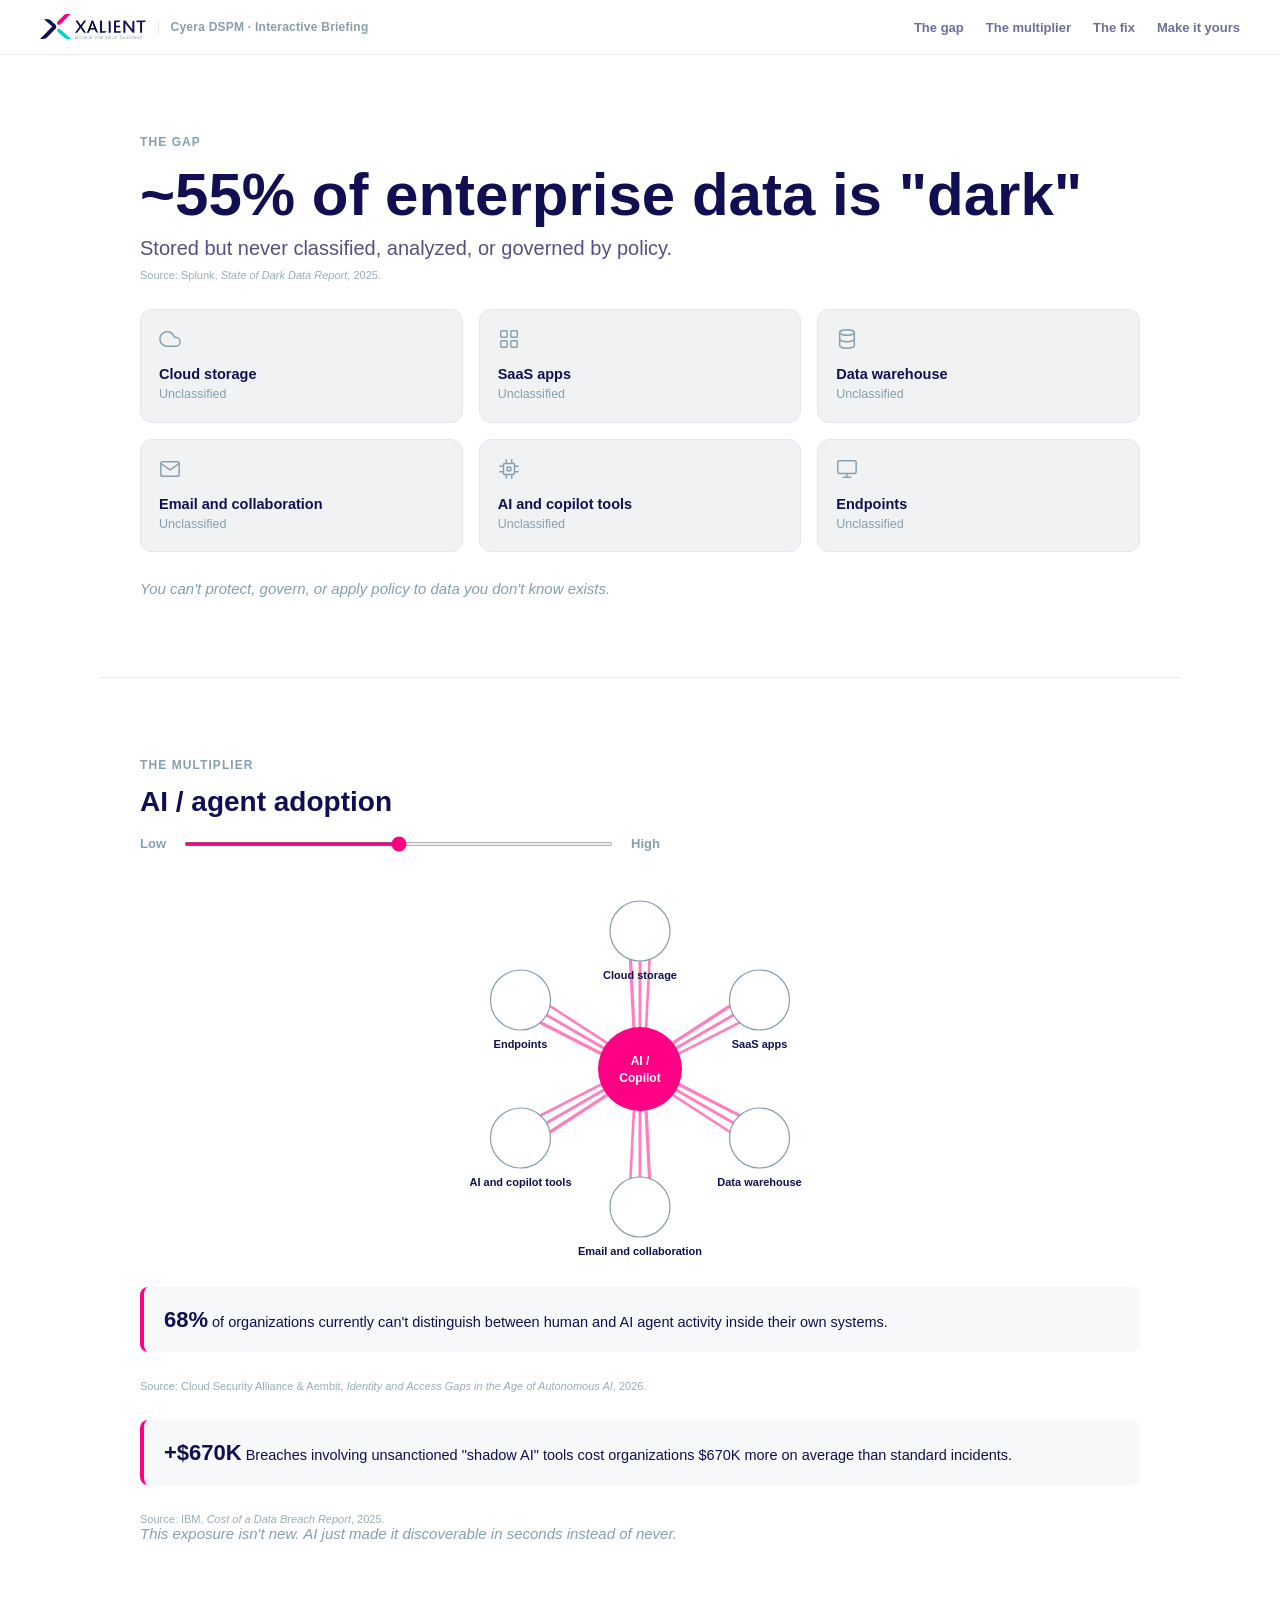
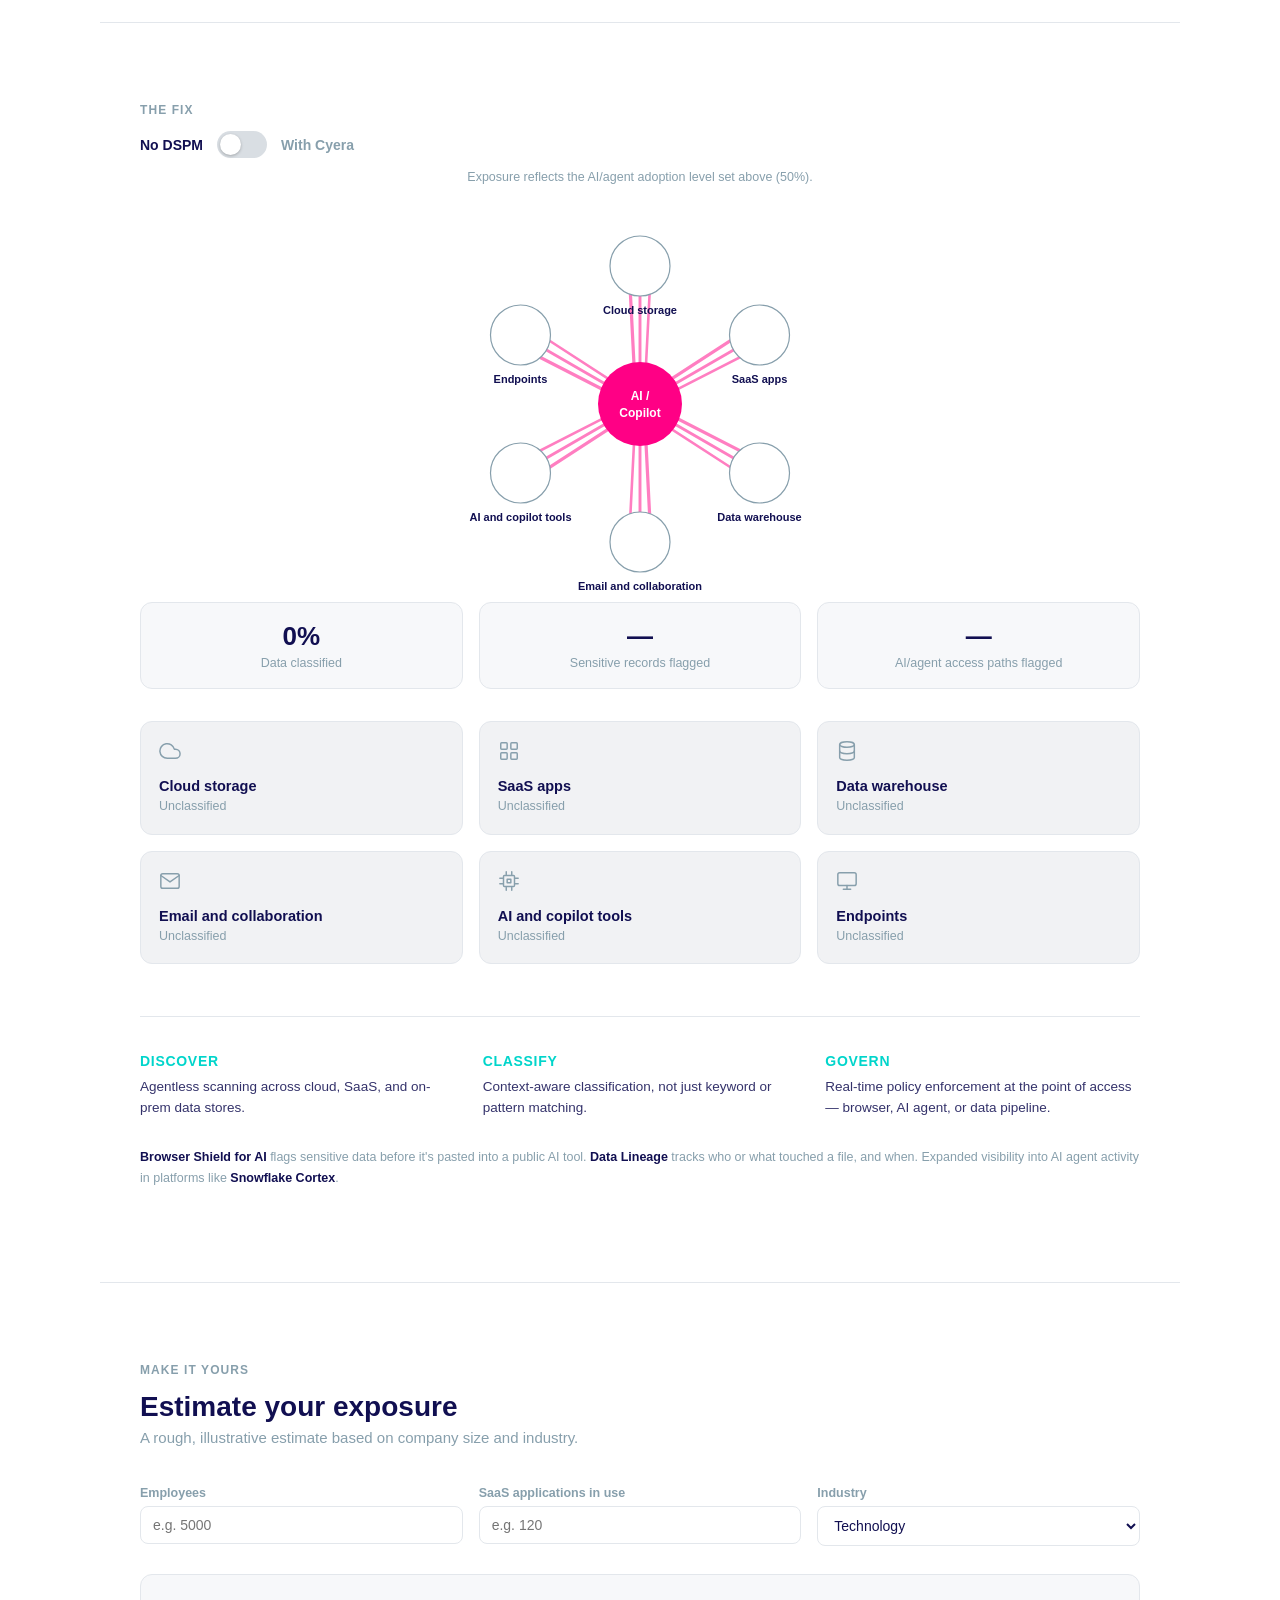
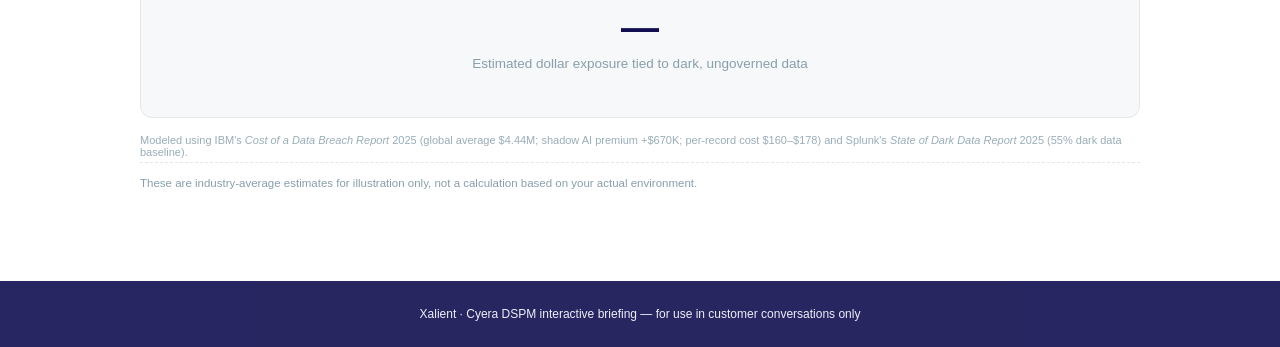
<file: index (1).html>
<!DOCTYPE html>
<html lang="en">
<head>
<meta charset="UTF-8">
<meta name="viewport" content="width=device-width, initial-scale=1.0">
<title>Cyera DSPM — Interactive Briefing | Xalient</title>
<meta name="description" content="Interactive briefing on data security posture management and AI agent risk.">
<style>
  :root{
    --navy:#110F51;
    --pink:#FF0085;
    --teal:#00D5CB;
    --gray-blue:#879FAC;
    --bg:#FFFFFF;
    --bg-soft:#F7F8FA;
    --border:#E3E7EC;
    --risk-high:#D64545;
    --risk-medium:#E8A33D;
    --risk-low:#2E9E5B;
  }

  *{box-sizing:border-box;}
  html{scroll-behavior:smooth;}
  body{
    margin:0;
    font-family:-apple-system,BlinkMacSystemFont,"Segoe UI",Roboto,Helvetica,Arial,sans-serif;
    color:var(--navy);
    background:var(--bg);
    -webkit-font-smoothing:antialiased;
  }

  header.site-header{
    position:sticky;
    top:0;
    z-index:50;
    display:flex;
    align-items:center;
    justify-content:space-between;
    padding:14px 40px;
    background:rgba(255,255,255,0.92);
    backdrop-filter:blur(6px);
    border-bottom:1px solid var(--border);
  }
  header.site-header .brand{display:flex;align-items:center;gap:12px;}
  header.site-header img.logo{height:26px;display:block;}
  header.site-header .brand-sub{font-size:12px;color:var(--gray-blue);font-weight:600;letter-spacing:.02em;border-left:1px solid var(--border);padding-left:12px;}
  nav.top-nav{display:flex;gap:22px;}
  nav.top-nav a{color:var(--navy);text-decoration:none;font-size:13px;font-weight:600;opacity:.6;transition:opacity .2s;}
  nav.top-nav a:hover{opacity:1;}

  .section{
    padding:80px 40px;
    max-width:1080px;
    margin:0 auto;
    opacity:0;
    transform:translateY(18px);
    transition:opacity .7s ease, transform .7s ease;
  }
  .section.in-view{opacity:1;transform:translateY(0);}
  .section + .section{border-top:1px solid var(--border);}

  .eyebrow{
    color:var(--gray-blue);
    text-transform:uppercase;
    letter-spacing:.09em;
    font-size:12px;
    font-weight:700;
    margin:0 0 14px;
  }

  h1,h2,h3{margin:0;}

  .stat-headline{font-size:60px;font-weight:800;line-height:1.08;color:var(--navy);margin-bottom:10px;}
  .stat-headline .stat-detail{display:block;font-size:20px;font-weight:500;color:var(--navy);opacity:.72;margin-top:10px;}
  .stat-sub{color:var(--gray-blue);font-size:15px;margin:0 0 40px;}

  .card-grid{display:grid;grid-template-columns:repeat(3,1fr);gap:16px;margin-bottom:28px;}
  .repo-card{
    border:1px solid var(--border);
    border-radius:12px;
    padding:18px;
    background:#F1F2F4;
    transition:background .45s ease, border-color .45s ease;
  }
  .repo-card-top{display:flex;align-items:flex-start;justify-content:space-between;}
  .repo-icon svg{width:22px;height:22px;color:var(--gray-blue);transition:color .45s ease;}
  .repo-label{font-weight:700;font-size:14.5px;color:var(--navy);margin-top:12px;}
  .repo-status{font-size:12.5px;color:var(--gray-blue);margin-top:4px;line-height:1.4;transition:color .45s ease;}

  .risk-badge{font-size:10.5px;font-weight:700;padding:3px 9px;border-radius:20px;visibility:hidden;white-space:nowrap;}
  .repo-card.risk-high{background:rgba(214,69,69,.07);border-color:rgba(214,69,69,.32);}
  .repo-card.risk-high .repo-icon svg{color:var(--risk-high);}
  .repo-card.risk-high .repo-status{color:#B23A3A;}
  .repo-card.risk-high .risk-badge{visibility:visible;background:var(--risk-high);color:#fff;}

  .repo-card.risk-medium{background:rgba(232,163,61,.09);border-color:rgba(232,163,61,.4);}
  .repo-card.risk-medium .repo-icon svg{color:#B9821F;}
  .repo-card.risk-medium .repo-status{color:#9C6B18;}
  .repo-card.risk-medium .risk-badge{visibility:visible;background:var(--risk-medium);color:#3A2A05;}

  .repo-card.risk-low{background:rgba(46,158,91,.08);border-color:rgba(46,158,91,.35);}
  .repo-card.risk-low .repo-icon svg{color:var(--risk-low);}
  .repo-card.risk-low .repo-status{color:var(--risk-low);}
  .repo-card.risk-low .risk-badge{visibility:visible;background:var(--risk-low);color:#fff;}

  .supporting-line{color:var(--gray-blue);font-size:15px;font-style:italic;margin:0;}

  /* Section 2 */
  .slider-row{display:flex;align-items:center;gap:16px;margin:8px 0 4px;max-width:520px;}
  .slider-row span{font-size:13px;font-weight:700;color:var(--gray-blue);}
  input[type=range]{flex:1;accent-color:var(--pink);height:4px;}

  .fan-wrap{width:100%;display:flex;justify-content:center;margin:28px 0 8px;}
  .fan-wrap svg{width:100%;max-width:640px;height:auto;}
  .fan-node-label{font-size:11px;fill:var(--navy);font-weight:600;}
  .fan-node-sub{font-size:9.5px;fill:var(--gray-blue);}
  .fan-center-label{font-size:12px;fill:#fff;font-weight:700;}

  .stat-callout{
    background:var(--bg-soft);
    border-left:4px solid var(--pink);
    padding:16px 20px;
    border-radius:8px;
    margin:28px 0;
    font-size:14.5px;
    color:var(--navy);
    line-height:1.5;
  }
  .stat-callout strong{font-size:22px;display:inline-block;margin-right:4px;}
  .stat-callout.pink-alt{border-left-color:var(--pink);}

  .stat-footnote{font-size:11px;color:var(--gray-blue);margin:6px 0 0;opacity:.85;}

  /* Section 3 */
  .fan-caption{text-align:center;font-size:12.5px;color:var(--gray-blue);margin:0 0 8px;min-height:16px;}
  .toggle-row{display:flex;align-items:center;gap:14px;margin-bottom:12px;}
  .toggle-label{font-size:14px;color:var(--gray-blue);font-weight:700;transition:color .3s;}
  .toggle-label.active{color:var(--navy);}
  .toggle-switch{width:50px;height:27px;border-radius:20px;background:#D9DEE3;border:none;position:relative;cursor:pointer;transition:background .3s;padding:0;flex:none;}
  .toggle-switch .toggle-knob{position:absolute;top:3px;left:3px;width:21px;height:21px;border-radius:50%;background:#fff;box-shadow:0 1px 3px rgba(0,0,0,.25);transition:transform .3s;}
  .toggle-switch.on{background:var(--teal);}
  .toggle-switch.on .toggle-knob{transform:translateX(23px);}

  .stats-row{display:grid;grid-template-columns:repeat(3,1fr);gap:16px;margin:8px 0 32px;}
  .stat-tile{background:var(--bg-soft);border:1px solid var(--border);border-radius:12px;padding:18px;text-align:center;}
  .stat-value{font-size:26px;font-weight:800;color:var(--navy);}
  .stat-caption{font-size:12.5px;color:var(--gray-blue);margin-top:4px;}

  .dcg-strip{display:grid;grid-template-columns:repeat(3,1fr);gap:28px;margin-top:52px;padding-top:36px;border-top:1px solid var(--border);}
  .dcg-step h3{color:var(--teal);font-size:14px;text-transform:uppercase;letter-spacing:.05em;margin-bottom:8px;}
  .dcg-step p{color:var(--navy);font-size:13.5px;line-height:1.55;opacity:.85;margin:0;}

  .proof-points{margin-top:28px;font-size:12.5px;color:var(--gray-blue);line-height:1.7;}
  .proof-points strong{color:var(--navy);}

  /* Section 4 */
  .form-row{display:grid;grid-template-columns:repeat(3,1fr);gap:16px;margin:28px 0;}
  .form-row label{display:flex;flex-direction:column;gap:6px;font-size:12.5px;color:var(--gray-blue);font-weight:700;}
  .form-row input,.form-row select{
    padding:10px 12px;border:1px solid var(--border);border-radius:8px;
    font-size:14px;color:var(--navy);background:#fff;font-family:inherit;
  }
  .form-row input:focus,.form-row select:focus{outline:2px solid var(--teal);outline-offset:1px;}

  .estimate-output{background:var(--bg-soft);border:1px solid var(--border);border-radius:12px;padding:32px;text-align:center;margin:8px 0 16px;}
  .estimate-value{font-size:38px;font-weight:800;color:var(--navy);}
  .estimate-caption{color:var(--gray-blue);font-size:13.5px;margin-top:6px;}
  .estimate-detail{color:var(--gray-blue);font-size:12.5px;margin-top:14px;}
  .estimate-shadow-callout{color:var(--pink);font-size:12.5px;font-weight:700;margin-top:10px;}

  .disclaimer{font-size:11.5px;color:var(--gray-blue);border-top:1px dashed var(--border);padding-top:14px;margin-top:4px;}

  footer{background:var(--navy);color:#EDEEF7;text-align:center;padding:26px 40px;font-size:12px;opacity:.9;}

  @media (max-width:900px){
    .card-grid,.form-row,.stats-row{grid-template-columns:repeat(2,1fr);}
    .dcg-strip{grid-template-columns:1fr;gap:24px;}
    .stat-headline{font-size:44px;}
  }
  @media (max-width:560px){
    .card-grid,.form-row,.stats-row{grid-template-columns:1fr;}
    nav.top-nav{display:none;}
  }
</style>
</head>
<body>

<header class="site-header">
  <div class="brand">
    <img src="Xalient%20Logo.png" alt="Xalient" class="logo">
    <span class="brand-sub">Cyera DSPM · Interactive Briefing</span>
  </div>
  <nav class="top-nav">
    <a href="#gap">The gap</a>
    <a href="#multiplier">The multiplier</a>
    <a href="#fix">The fix</a>
    <a href="#tailor">Make it yours</a>
  </nav>
</header>

<!-- Section 1: The gap -->
<section id="gap" class="section">
  <p class="eyebrow">The gap</p>
  <h1 class="stat-headline">~55% of enterprise data is "dark"<span class="stat-detail">Stored but never classified, analyzed, or governed by policy.</span></h1>
  <p class="stat-footnote">Source: Splunk, <em>State of Dark Data Report</em>, 2025.</p>
  <div class="card-grid" id="grid-1" style="margin-top:28px;"></div>
  <p class="supporting-line">You can't protect, govern, or apply policy to data you don't know exists.</p>
</section>

<!-- Section 2: The multiplier -->
<section id="multiplier" class="section">
  <p class="eyebrow">The multiplier</p>
  <h2 style="font-size:28px;margin-bottom:18px;">AI / agent adoption</h2>
  <div class="slider-row">
    <span>Low</span>
    <input type="range" id="adoption-slider" min="0" max="100" value="50">
    <span>High</span>
  </div>
  <div class="fan-wrap">
    <svg id="fan-svg-2" viewBox="0 0 640 380" aria-label="AI agent access diagram"></svg>
  </div>
  <div class="stat-callout">
    <strong>68%</strong>of organizations currently can't distinguish between human and AI agent activity inside their own systems.
  </div>
  <p class="stat-footnote">Source: Cloud Security Alliance &amp; Aembit, <em>Identity and Access Gaps in the Age of Autonomous AI</em>, 2026.</p>
  <div class="stat-callout pink-alt">
    <strong>+$670K</strong>Breaches involving unsanctioned "shadow AI" tools cost organizations $670K more on average than standard incidents.
  </div>
  <p class="stat-footnote">Source: IBM, <em>Cost of a Data Breach Report</em>, 2025.</p>
  <p class="supporting-line">This exposure isn't new. AI just made it discoverable in seconds instead of never.</p>
</section>

<!-- Section 3: The fix -->
<section id="fix" class="section">
  <p class="eyebrow">The fix</p>
  <div class="toggle-row">
    <span class="toggle-label active" id="label-no-dspm">No DSPM</span>
    <button class="toggle-switch" id="cyera-toggle" role="switch" aria-checked="false" aria-label="Toggle Cyera DSPM">
      <span class="toggle-knob"></span>
    </button>
    <span class="toggle-label" id="label-with-cyera">With Cyera</span>
  </div>

  <p class="fan-caption" id="fan3-caption"></p>
  <div class="fan-wrap">
    <svg id="fan-svg-3" viewBox="0 0 640 380" aria-label="Access exposure diagram"></svg>
  </div>

  <div class="stats-row">
    <div class="stat-tile"><div class="stat-value" id="stat-classified">0%</div><div class="stat-caption">Data classified</div></div>
    <div class="stat-tile"><div class="stat-value" id="stat-flagged">—</div><div class="stat-caption">Sensitive records flagged</div></div>
    <div class="stat-tile"><div class="stat-value" id="stat-paths">—</div><div class="stat-caption">AI/agent access paths flagged</div></div>
  </div>

  <div class="card-grid" id="grid-3"></div>

  <div class="dcg-strip">
    <div class="dcg-step">
      <h3>Discover</h3>
      <p>Agentless scanning across cloud, SaaS, and on-prem data stores.</p>
    </div>
    <div class="dcg-step">
      <h3>Classify</h3>
      <p>Context-aware classification, not just keyword or pattern matching.</p>
    </div>
    <div class="dcg-step">
      <h3>Govern</h3>
      <p>Real-time policy enforcement at the point of access — browser, AI agent, or data pipeline.</p>
    </div>
  </div>

  <p class="proof-points">
    <strong>Browser Shield for AI</strong> flags sensitive data before it's pasted into a public AI tool.
    <strong>Data Lineage</strong> tracks who or what touched a file, and when.
    Expanded visibility into AI agent activity in platforms like <strong>Snowflake Cortex</strong>.
  </p>
</section>

<!-- Section 4: Make it yours -->
<section id="tailor" class="section">
  <p class="eyebrow">Make it yours</p>
  <h2 style="font-size:28px;margin-bottom:6px;">Estimate your exposure</h2>
  <p class="stat-sub" style="margin-top:6px;">A rough, illustrative estimate based on company size and industry.</p>

  <div class="form-row">
    <label>Employees
      <input type="number" id="input-employees" min="0" placeholder="e.g. 5000">
    </label>
    <label>SaaS applications in use
      <input type="number" id="input-saas" min="0" placeholder="e.g. 120">
    </label>
    <label>Industry
      <select id="input-industry">
        <option>Financial Services</option>
        <option>Healthcare</option>
        <option>Manufacturing</option>
        <option selected>Technology</option>
        <option>Retail</option>
        <option>Other</option>
      </select>
    </label>
  </div>

  <div class="estimate-output">
    <div class="estimate-value" id="estimate-value">—</div>
    <div class="estimate-caption">Estimated dollar exposure tied to dark, ungoverned data</div>
    <div class="estimate-detail" id="estimate-detail"></div>
    <div class="estimate-shadow-callout" id="estimate-shadow-ai"></div>
  </div>

  <p class="stat-footnote">Modeled using IBM's <em>Cost of a Data Breach Report</em> 2025 (global average $4.44M; shadow AI premium +$670K; per-record cost $160&ndash;$178) and Splunk's <em>State of Dark Data Report</em> 2025 (55% dark data baseline).</p>
  <p class="disclaimer">These are industry-average estimates for illustration only, not a calculation based on your actual environment.</p>
</section>

<footer>
  Xalient · Cyera DSPM interactive briefing — for use in customer conversations only
</footer>

<script>
(function(){
  "use strict";

  var COLORS = { navy:'#110F51', pink:'#FF0085', teal:'#00D5CB', grayBlue:'#879FAC' };

  var ICONS = {
    cloud: '<path d="M18 10h-1.26A8 8 0 109 20h9a5 5 0 000-10z"/>',
    grid: '<rect x="3" y="3" width="7" height="7" rx="1"/><rect x="14" y="3" width="7" height="7" rx="1"/><rect x="14" y="14" width="7" height="7" rx="1"/><rect x="3" y="14" width="7" height="7" rx="1"/>',
    database: '<ellipse cx="12" cy="5" rx="8" ry="3"/><path d="M4 5v14c0 1.66 3.58 3 8 3s8-1.34 8-3V5"/><path d="M4 12c0 1.66 3.58 3 8 3s8-1.34 8-3"/>',
    mail: '<rect x="2" y="4" width="20" height="16" rx="2"/><path d="M2 6l10 7 10-7"/>',
    cpu: '<rect x="6" y="6" width="12" height="12" rx="1"/><rect x="10" y="10" width="4" height="4"/><path d="M9 2v3M15 2v3M9 19v3M15 19v3M2 9h3M2 15h3M19 9h3M19 15h3"/>',
    monitor: '<rect x="2" y="3" width="20" height="14" rx="2"/><path d="M8 21h8M12 17v4"/>'
  };

  function svgIcon(name){
    return '<svg viewBox="0 0 24 24" fill="none" stroke="currentColor" stroke-width="1.6" stroke-linecap="round" stroke-linejoin="round">' + ICONS[name] + '</svg>';
  }

  var REPOS = [
    { id:'cloud-storage', label:'Cloud storage', icon:'cloud', risk:'high', status:'38% overshared, remediation flagged' },
    { id:'saas-apps', label:'SaaS apps', icon:'grid', risk:'medium', status:'12% overshared' },
    { id:'data-warehouse', label:'Data warehouse', icon:'database', risk:'medium', status:'Access review needed' },
    { id:'email-collab', label:'Email and collaboration', icon:'mail', risk:'high', status:'Stale sharing links found' },
    { id:'ai-copilot', label:'AI and copilot tools', icon:'cpu', risk:'high', status:'Prompt exposure risk flagged' },
    { id:'endpoints', label:'Endpoints', icon:'monitor', risk:'low', status:'Governed' }
  ];

  var RISK_LABEL = { high:'High risk', medium:'Medium risk', low:'Governed' };

  // ---------- Cards ----------
  function buildCard(repo){
    var card = document.createElement('div');
    card.className = 'repo-card state-unclassified';
    card.dataset.repo = repo.id;
    card.innerHTML =
      '<div class="repo-card-top">' +
        '<span class="repo-icon">' + svgIcon(repo.icon) + '</span>' +
        '<span class="risk-badge" data-badge></span>' +
      '</div>' +
      '<div class="repo-label">' + repo.label + '</div>' +
      '<div class="repo-status" data-status>Unclassified</div>';
    return card;
  }

  function renderGrid(containerId){
    var grid = document.getElementById(containerId);
    var cards = {};
    REPOS.forEach(function(repo){
      var card = buildCard(repo);
      grid.appendChild(card);
      cards[repo.id] = card;
    });
    return cards;
  }

  var grid1Cards = renderGrid('grid-1');
  var grid3Cards = renderGrid('grid-3');

  function setCardState(card, repo, isCyera){
    var statusEl = card.querySelector('[data-status]');
    var badgeEl = card.querySelector('[data-badge]');
    card.classList.remove('risk-high','risk-medium','risk-low','state-unclassified');
    if (!isCyera){
      card.classList.add('state-unclassified');
      statusEl.textContent = 'Unclassified';
      badgeEl.textContent = '';
    } else {
      card.classList.add('risk-' + repo.risk);
      statusEl.textContent = repo.status;
      badgeEl.textContent = RISK_LABEL[repo.risk];
    }
  }

  // ---------- Fan diagrams ----------
  function buildFan(svgEl, centerLabel, centerColor){
    var cx = 320, cy = 190, r = 138;
    var angles = [-90,-30,30,90,150,210].map(function(d){ return d * Math.PI / 180; });
    var positions = REPOS.map(function(repo, i){
      var a = angles[i];
      return { repo:repo, x: cx + r*Math.cos(a), y: cy + r*Math.sin(a) };
    });

    var ns = 'http://www.w3.org/2000/svg';
    var linesGroup = document.createElementNS(ns,'g');
    linesGroup.setAttribute('class','lines');
    svgEl.appendChild(linesGroup);

    var nodesGroup = document.createElementNS(ns,'g');
    positions.forEach(function(p){
      var g = document.createElementNS(ns,'g');
      var circle = document.createElementNS(ns,'circle');
      circle.setAttribute('cx', p.x);
      circle.setAttribute('cy', p.y);
      circle.setAttribute('r', 30);
      circle.setAttribute('fill', '#fff');
      circle.setAttribute('stroke', COLORS.grayBlue);
      circle.setAttribute('stroke-width', '1.2');
      g.appendChild(circle);

      var label = document.createElementNS(ns,'text');
      label.setAttribute('x', p.x);
      label.setAttribute('y', p.y + 48);
      label.setAttribute('text-anchor','middle');
      label.setAttribute('class','fan-node-label');
      label.textContent = p.repo.label;
      g.appendChild(label);

      nodesGroup.appendChild(g);
    });
    svgEl.appendChild(nodesGroup);

    var centerGroup = document.createElementNS(ns,'g');
    var centerCircle = document.createElementNS(ns,'circle');
    centerCircle.setAttribute('cx', cx);
    centerCircle.setAttribute('cy', cy);
    centerCircle.setAttribute('r', 42);
    centerCircle.setAttribute('fill', centerColor);
    centerGroup.appendChild(centerCircle);

    var centerText = document.createElementNS(ns,'text');
    centerText.setAttribute('x', cx);
    centerText.setAttribute('y', cy - 4);
    centerText.setAttribute('text-anchor','middle');
    centerText.setAttribute('class','fan-center-label');
    centerText.textContent = 'AI /';
    centerGroup.appendChild(centerText);

    var centerText2 = document.createElementNS(ns,'text');
    centerText2.setAttribute('x', cx);
    centerText2.setAttribute('y', cy + 13);
    centerText2.setAttribute('text-anchor','middle');
    centerText2.setAttribute('class','fan-center-label');
    centerText2.textContent = 'Copilot';
    centerGroup.appendChild(centerText2);

    svgEl.appendChild(centerGroup);

    return { cx:cx, cy:cy, positions:positions, linesGroup:linesGroup };
  }

  function updateFan(fan, density, color){
    var ns = 'http://www.w3.org/2000/svg';
    fan.linesGroup.innerHTML = '';
    var numLines = Math.max(1, Math.round(1 + density*4));
    var baseWidth = 1 + density*4.5;
    var opacity = 0.2 + density*0.6;

    fan.positions.forEach(function(p){
      var dx = p.x - fan.cx, dy = p.y - fan.cy;
      var len = Math.sqrt(dx*dx + dy*dy);
      var nx = -dy/len, ny = dx/len;

      for (var i=0; i<numLines; i++){
        var spreadIndex = numLines > 1 ? (i - (numLines-1)/2) : 0;
        var offsetStart = spreadIndex * 4;
        var offsetEnd = spreadIndex * 11;
        var x1 = fan.cx + nx*offsetStart, y1 = fan.cy + ny*offsetStart;
        var x2 = p.x + nx*offsetEnd, y2 = p.y + ny*offsetEnd;

        var line = document.createElementNS(ns,'line');
        line.setAttribute('x1', x1);
        line.setAttribute('y1', y1);
        line.setAttribute('x2', x2);
        line.setAttribute('y2', y2);
        line.setAttribute('stroke', color);
        line.setAttribute('stroke-width', Math.max(0.8, baseWidth * (1 - i*0.1)));
        line.setAttribute('stroke-linecap', 'round');
        line.setAttribute('opacity', opacity);
        fan.linesGroup.appendChild(line);
      }
    });
  }

  // Section 2 fan
  var fan2 = buildFan(document.getElementById('fan-svg-2'), 'AI / Copilot', COLORS.pink);
  var slider = document.getElementById('adoption-slider');
  var adoptionDensity = slider.value / 100;

  function refreshFan2(){
    adoptionDensity = slider.value / 100;
    updateFan(fan2, adoptionDensity, COLORS.pink);
    if (!cyeraOn) refreshFan3Off();
  }

  // Section 3 fan
  var fan3 = buildFan(document.getElementById('fan-svg-3'), 'AI / Copilot', COLORS.pink);
  var fan3Caption = document.getElementById('fan3-caption');

  // ---------- Toggle: The fix ----------
  var toggleBtn = document.getElementById('cyera-toggle');
  var labelNo = document.getElementById('label-no-dspm');
  var labelYes = document.getElementById('label-with-cyera');
  var statClassified = document.getElementById('stat-classified');
  var statFlagged = document.getElementById('stat-flagged');
  var statPaths = document.getElementById('stat-paths');
  var cyeraOn = false;

  function refreshFan3Off(){
    updateFan(fan3, adoptionDensity, COLORS.pink);
    fan3Caption.textContent = 'Exposure reflects the AI/agent adoption level set above (' + Math.round(adoptionDensity*100) + '%).';
  }

  slider.addEventListener('input', refreshFan2);
  refreshFan2();

  function animateValue(el, start, end, opts){
    opts = opts || {};
    var duration = opts.duration || 900;
    var suffix = opts.suffix || '';
    var t0 = null;
    function step(ts){
      if (!t0) t0 = ts;
      var p = Math.min(1, (ts - t0) / duration);
      var eased = 1 - Math.pow(1-p, 3);
      var val = Math.round(start + (end-start)*eased);
      el.textContent = val.toLocaleString() + suffix;
      if (p < 1) requestAnimationFrame(step);
    }
    requestAnimationFrame(step);
  }

  function applyCyeraState(on){
    cyeraOn = on;
    toggleBtn.classList.toggle('on', on);
    toggleBtn.setAttribute('aria-checked', on ? 'true' : 'false');
    labelNo.classList.toggle('active', !on);
    labelYes.classList.toggle('active', on);

    REPOS.forEach(function(repo){
      setCardState(grid3Cards[repo.id], repo, on);
    });

    if (on){
      updateFan(fan3, 0.1, COLORS.teal);
      fan3Caption.textContent = 'With Cyera, access stays least-privilege regardless of AI/agent adoption level.';
      animateValue(statClassified, 0, 94, { suffix:'%' });
      animateValue(statFlagged, 0, 1240, {});
      animateValue(statPaths, 0, 38, {});
    } else {
      refreshFan3Off();
      statClassified.textContent = '0%';
      statFlagged.textContent = '—';
      statPaths.textContent = '—';
    }
  }

  toggleBtn.addEventListener('click', function(){
    applyCyeraState(!cyeraOn);
  });

  applyCyeraState(false);

  // ---------- Section 4: Make it yours ----------
  var inputEmployees = document.getElementById('input-employees');
  var inputSaas = document.getElementById('input-saas');
  var inputIndustry = document.getElementById('input-industry');
  var estimateValueEl = document.getElementById('estimate-value');
  var estimateDetailEl = document.getElementById('estimate-detail');
  var estimateShadowAiEl = document.getElementById('estimate-shadow-ai');

  var INDUSTRY_FACTOR = {
    'Financial Services': 1.15,
    'Healthcare': 1.2,
    'Manufacturing': 0.9,
    'Technology': 1.0,
    'Retail': 0.95,
    'Other': 1.0
  };

  // IBM Cost of a Data Breach Report, 2025
  var IBM_BASELINE_BREACH_COST = 4440000;
  var IBM_SHADOW_AI_DELTA = 670000;
  var IBM_RECORD_COST_LOW = 160;
  var IBM_RECORD_COST_MID = 168;
  var IBM_RECORD_COST_HIGH = 178;

  // Splunk, State of Dark Data Report, 2025
  var DARK_DATA_SHARE = 0.55;

  var REF_EMPLOYEES = 5000;
  var REF_SAAS = 120;

  function formatGB(gb){
    if (gb >= 1000000) return (gb/1000000).toFixed(1) + ' PB';
    if (gb >= 1000) return (gb/1000).toFixed(1) + ' TB';
    return Math.round(gb).toLocaleString() + ' GB';
  }

  function formatUSD(n){
    if (n >= 1000000) return '$' + (n/1000000).toFixed(1) + 'M';
    return '$' + Math.round(n/1000) + 'K';
  }

  function computeEstimate(){
    var employees = parseFloat(inputEmployees.value) || 0;
    var saas = parseFloat(inputSaas.value) || 0;

    if (employees <= 0 && saas <= 0){
      estimateValueEl.textContent = '—';
      estimateDetailEl.textContent = '';
      estimateShadowAiEl.textContent = '';
      return;
    }

    var factor = INDUSTRY_FACTOR[inputIndustry.value] || 1.0;
    var totalGB = (employees * 2 + saas * 40) * factor;
    var darkGB = totalGB * DARK_DATA_SHARE;

    var employeeRatio = employees > 0 ? employees / REF_EMPLOYEES : 1;
    var saasRatio = saas > 0 ? saas / REF_SAAS : 1;
    var sizeFactor = employeeRatio * 0.6 + saasRatio * 0.4;
    sizeFactor = Math.max(0.35, Math.min(4, sizeFactor));

    var midExposure = IBM_BASELINE_BREACH_COST * sizeFactor * factor * DARK_DATA_SHARE;
    var lowExposure = midExposure * (IBM_RECORD_COST_LOW / IBM_RECORD_COST_MID);
    var highExposure = midExposure * (IBM_RECORD_COST_HIGH / IBM_RECORD_COST_MID);

    estimateValueEl.textContent = '≈ ' + formatUSD(lowExposure) + ' – ' + formatUSD(highExposure);
    estimateDetailEl.textContent = 'Modeled on an estimated ' + formatGB(darkGB) + ' of dark, ungoverned data across ' +
      employees.toLocaleString() + ' employees and ' + saas.toLocaleString() + ' SaaS applications (' + inputIndustry.value + ').';
    estimateShadowAiEl.textContent = '+' + formatUSD(IBM_SHADOW_AI_DELTA) + ' higher on average if unsanctioned ("shadow") AI tool use is involved.';
  }

  [inputEmployees, inputSaas].forEach(function(el){ el.addEventListener('input', computeEstimate); });
  inputIndustry.addEventListener('change', computeEstimate);

  // ---------- Reveal on scroll ----------
  var sections = document.querySelectorAll('.section');
  if ('IntersectionObserver' in window){
    var observer = new IntersectionObserver(function(entries){
      entries.forEach(function(entry){
        if (entry.isIntersecting){
          entry.target.classList.add('in-view');
          observer.unobserve(entry.target);
        }
      });
    }, { threshold: 0.15 });
    sections.forEach(function(s){ observer.observe(s); });
  } else {
    sections.forEach(function(s){ s.classList.add('in-view'); });
  }

})();
</script>

</body>
</html>
</file>
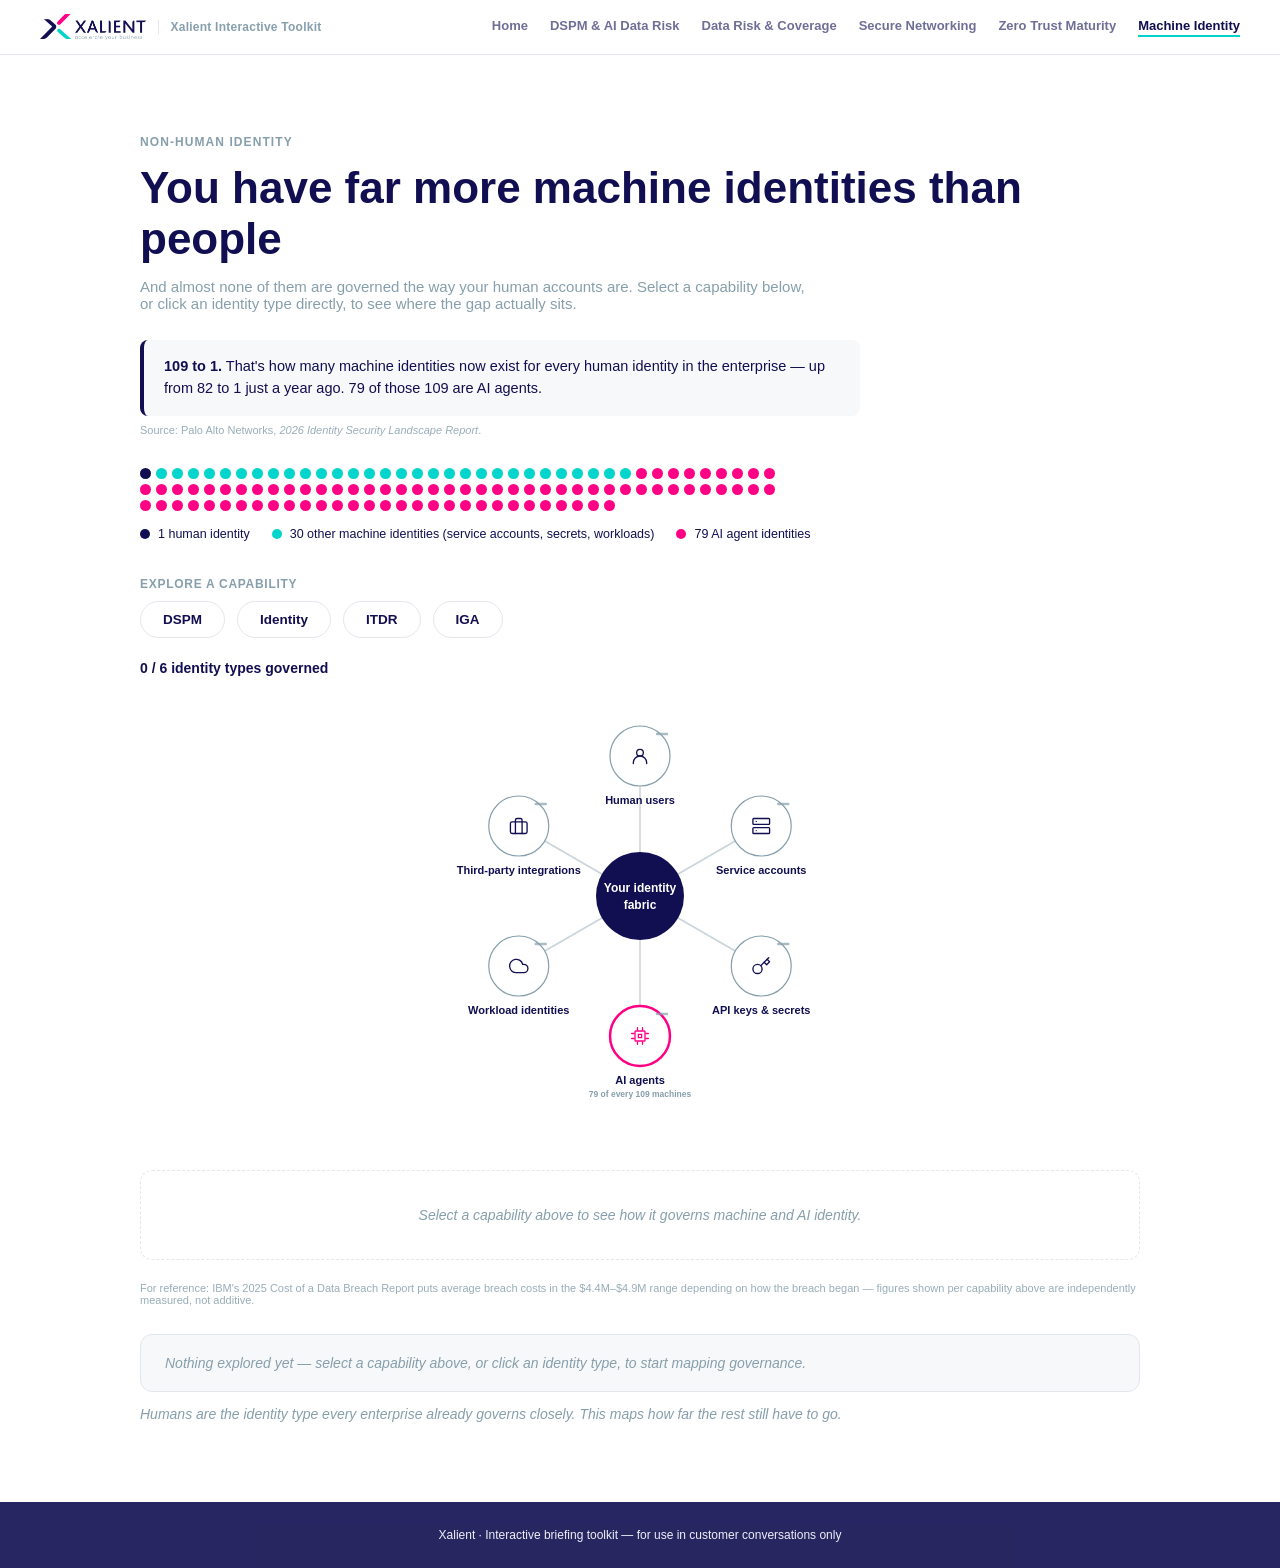
<file: non-human-identity.html>
<!DOCTYPE html>
<html lang="en">
<head>
<meta charset="UTF-8">
<meta name="viewport" content="width=device-width, initial-scale=1.0">
<title>Machine &amp; AI Identity Governance | Xalient</title>
<meta name="description" content="Interactive briefing on machine and AI agent identity governance.">
<link rel="stylesheet" href="shared.css">
<style>
  .page-title{font-size:44px;font-weight:800;color:var(--navy);margin:0 0 14px;line-height:1.15;}
  .page-sub{color:var(--gray-blue);font-size:15px;margin:0 0 28px;max-width:680px;}

  .opening-callout{background:var(--bg-soft);border-left:4px solid var(--navy);padding:16px 20px;border-radius:8px;margin:0 0 8px;font-size:14.5px;color:var(--navy);line-height:1.5;max-width:720px;}
  .opening-callout strong{font-weight:800;}

  /* Identity population swarm */
  .swarm-wrap{margin:32px 0 8px;}
  .swarm-grid{display:flex;flex-wrap:wrap;gap:5px;max-width:640px;}
  .swarm-dot{width:11px;height:11px;border-radius:50%;flex:none;}
  .swarm-dot.human{background:var(--navy);}
  .swarm-dot.machine{background:var(--teal);}
  .swarm-dot.agent{background:var(--pink);}
  .swarm-legend{display:flex;flex-wrap:wrap;gap:22px;margin-top:16px;}
  .swarm-legend-item{display:flex;align-items:center;gap:8px;font-size:12.5px;color:var(--navy);}
  .swarm-legend-dot{width:10px;height:10px;border-radius:50%;flex:none;}

  .explore-label{font-size:12px;font-weight:700;color:var(--gray-blue);text-transform:uppercase;letter-spacing:.06em;margin-bottom:10px;}
  .toggle-group{display:flex;gap:12px;margin-bottom:22px;flex-wrap:wrap;}
  .cap-toggle{
    padding:10px 22px;
    border-radius:24px;
    border:1.5px solid var(--border);
    background:#fff;
    color:var(--navy);
    font-size:13.5px;
    font-weight:700;
    cursor:pointer;
    transition:background .2s ease, border-color .2s ease, color .2s ease;
    font-family:inherit;
  }
  .cap-toggle:hover{border-color:var(--teal);}
  .cap-toggle.active{background:var(--teal);border-color:var(--teal);color:#fff;}

  .channel-counter{font-size:14px;font-weight:700;color:var(--navy);margin:0 0 8px;}

  .hub-wrap{width:100%;display:flex;justify-content:center;margin:20px 0 8px;}
  .hub-wrap svg{width:100%;max-width:640px;height:auto;}
  .hub-node-label{font-size:11px;fill:var(--navy);font-weight:600;}
  .hub-node-stat{font-size:8.5px;fill:var(--gray-blue);font-weight:600;}
  .hub-center-label{font-size:12px;fill:#fff;font-weight:700;}
  .hub-node-group{cursor:pointer;}

  .focus-panel{border:1px solid var(--teal);border-radius:12px;background:var(--bg-soft);padding:24px 26px;margin:8px 0 32px;position:relative;}
  .focus-panel-close{position:absolute;top:12px;right:14px;background:none;border:none;color:var(--gray-blue);font-size:20px;cursor:pointer;line-height:1;padding:4px;font-family:inherit;}
  .focus-panel-close:hover{color:var(--navy);}
  .focus-panel-title{font-size:17px;font-weight:800;color:var(--navy);margin-bottom:4px;padding-right:24px;}
  .focus-panel-sub{font-size:12.5px;color:var(--gray-blue);margin-bottom:16px;}
  .focus-item{display:flex;gap:12px;padding:12px 0;border-top:1px solid var(--border);}
  .focus-item:first-of-type{border-top:none;padding-top:0;}
  .focus-item-badge{flex:none;font-size:10px;font-weight:700;text-transform:uppercase;letter-spacing:.03em;padding:3px 9px;border-radius:12px;height:fit-content;white-space:nowrap;margin-top:1px;}
  .focus-item-badge.primary{background:var(--teal);color:#fff;}
  .focus-item-badge.partial{background:none;border:1.5px solid var(--teal);color:var(--teal);}
  .focus-item-text{font-size:13px;color:var(--navy);line-height:1.55;}
  .focus-item-text strong{display:block;margin-bottom:3px;}
  .focus-none{color:var(--gray-blue);font-style:italic;font-size:13px;}

  .capability-cards{display:grid;grid-template-columns:repeat(2,1fr);gap:16px;margin:40px 0 8px;}
  .cap-card{border:1px solid var(--border);border-radius:12px;padding:22px;background:var(--bg-soft);}
  .cap-card-label{font-size:16px;font-weight:800;color:var(--navy);margin-bottom:8px;}
  .cap-card-desc{font-size:13.5px;color:var(--navy);opacity:.85;line-height:1.55;margin-bottom:14px;}
  .cap-card-reduces{font-size:12.5px;color:var(--navy);line-height:1.6;margin-bottom:16px;}
  .cap-card-section-label{color:var(--teal);display:block;font-size:11px;text-transform:uppercase;letter-spacing:.05em;font-weight:700;margin-bottom:8px;}
  .cap-practice-list{list-style:none;margin:0 0 16px;padding:0;display:flex;flex-direction:column;gap:9px;}
  .cap-practice-item{font-size:12.5px;color:var(--navy);opacity:.9;line-height:1.55;}
  .cap-tag{display:inline-block;font-size:9.5px;font-weight:700;letter-spacing:.03em;color:var(--gray-blue);border:1px solid var(--border);border-radius:10px;padding:1px 7px;margin-right:7px;text-transform:uppercase;vertical-align:middle;white-space:nowrap;}

  .cap-card-stat{margin-top:4px;padding-top:16px;border-top:1px solid var(--border);}
  .cap-card-stat-value{font-size:34px;font-weight:800;color:var(--navy);line-height:1;}
  .cap-card-stat-caption{font-size:12.5px;color:var(--navy);opacity:.85;margin-top:6px;line-height:1.5;}
  .cap-card-stat-source{font-size:11px;color:var(--gray-blue);margin-top:8px;}

  .cap-empty-prompt{grid-column:1/-1;color:var(--gray-blue);font-size:14px;font-style:italic;padding:36px;text-align:center;border:1px dashed var(--border);border-radius:12px;}

  .recap-panel{border:1px solid var(--border);border-radius:12px;background:var(--bg-soft);padding:20px 24px;margin:28px 0 8px;}
  .recap-label{font-size:11px;font-weight:700;color:var(--gray-blue);text-transform:uppercase;letter-spacing:.06em;margin-bottom:10px;}
  .recap-line{font-size:13.5px;color:var(--navy);line-height:1.6;margin-bottom:4px;}
  .recap-line:last-child{margin-bottom:0;}
  .recap-empty{color:var(--gray-blue);font-style:italic;font-size:14px;margin:0;}

  .closing-line{color:var(--gray-blue);font-size:14px;font-style:italic;margin:14px 0 0;}

  @media (max-width:700px){
    .capability-cards{grid-template-columns:1fr;}
  }
</style>
</head>
<body>

<header class="site-header">
  <a href="index.html" class="brand">
    <img src="Xalient%20Logo.png" alt="Xalient" class="logo">
    <span class="brand-sub">Xalient Interactive Toolkit</span>
  </a>
  <nav class="top-nav">
    <a href="index.html">Home</a>
    <a href="dspm.html">DSPM &amp; AI Data Risk</a>
    <a href="exfiltration.html">Data Risk &amp; Coverage</a>
    <a href="zero-trust-network.html">Secure Networking</a>
    <a href="zero-trust-maturity.html">Zero Trust Maturity</a>
    <a href="non-human-identity.html" class="current">Machine Identity</a>
  </nav>
</header>

<section class="section" id="nhi">
  <p class="eyebrow">Non-Human Identity</p>
  <h1 class="page-title">You have far more machine identities than people</h1>
  <p class="page-sub">And almost none of them are governed the way your human accounts are. Select a capability below, or click an identity type directly, to see where the gap actually sits.</p>

  <div class="opening-callout"><strong>109 to 1.</strong> That's how many machine identities now exist for every human identity in the enterprise — up from 82 to 1 just a year ago. 79 of those 109 are AI agents.</div>
  <p class="stat-footnote">Source: Palo Alto Networks, <em>2026 Identity Security Landscape Report</em>.</p>

  <div class="swarm-wrap">
    <div class="swarm-grid" id="swarm-grid"></div>
    <div class="swarm-legend">
      <div class="swarm-legend-item"><span class="swarm-legend-dot" style="background:var(--navy);"></span>1 human identity</div>
      <div class="swarm-legend-item"><span class="swarm-legend-dot" style="background:var(--teal);"></span>30 other machine identities (service accounts, secrets, workloads)</div>
      <div class="swarm-legend-item"><span class="swarm-legend-dot" style="background:var(--pink);"></span>79 AI agent identities</div>
    </div>
  </div>

  <p class="explore-label" style="margin-top:36px;">Explore a capability</p>
  <div class="toggle-group" id="capability-toggles">
    <button class="cap-toggle" data-cap="DSPM" type="button">DSPM</button>
    <button class="cap-toggle" data-cap="Identity" type="button">Identity</button>
    <button class="cap-toggle" data-cap="ITDR" type="button">ITDR</button>
    <button class="cap-toggle" data-cap="IGA" type="button">IGA</button>
  </div>

  <p class="channel-counter" id="channel-counter">0 / 6 identity types governed</p>

  <div class="hub-wrap">
    <svg id="hub-svg" viewBox="0 0 640 420" aria-label="Non-human identity diagram"></svg>
  </div>

  <div id="focus-panel-wrap"></div>

  <div class="capability-cards" id="capability-cards">
    <p class="cap-empty-prompt" id="cap-empty-prompt">Select a capability above to see how it governs machine and AI identity.</p>
  </div>

  <p class="stat-footnote">For reference: IBM's 2025 Cost of a Data Breach Report puts average breach costs in the $4.4M&ndash;$4.9M range depending on how the breach began — figures shown per capability above are independently measured, not additive.</p>

  <div class="recap-panel" id="closing-recap"></div>

  <p class="closing-line">Humans are the identity type every enterprise already governs closely. This maps how far the rest still have to go.</p>
</section>

<footer>
  Xalient · Interactive briefing toolkit — for use in customer conversations only
</footer>

<script>
(function(){
  "use strict";

  var COLORS = { navy:'#110F51', pink:'#FF0085', teal:'#00D5CB', grayBlue:'#879FAC' };

  // ---------- Identity population swarm ----------
  var swarmGrid = document.getElementById('swarm-grid');
  var swarmHtml = '<span class="swarm-dot human"></span>';
  for (var i = 0; i < 30; i++) swarmHtml += '<span class="swarm-dot machine"></span>';
  for (var j = 0; j < 79; j++) swarmHtml += '<span class="swarm-dot agent"></span>';
  swarmGrid.innerHTML = swarmHtml;

  var ICONS = {
    user: '<circle cx="12" cy="8" r="4"/><path d="M4 21v-1a8 8 0 0116 0v1"/>',
    key: '<circle cx="7.5" cy="15.5" r="5.5"/><path d="M21 2l-9.6 9.6"/><path d="M15.5 7.5l3 3L22 7l-3-3"/>',
    cpu: '<rect x="6" y="6" width="12" height="12" rx="1"/><rect x="10" y="10" width="4" height="4"/><path d="M9 2v3M15 2v3M9 19v3M15 19v3M2 9h3M2 15h3M19 9h3M19 15h3"/>',
    cloud: '<path d="M18 10h-1.26A8 8 0 109 20h9a5 5 0 000-10z"/>',
    briefcase: '<rect x="2" y="7" width="20" height="14" rx="2"/><path d="M16 21V5a2 2 0 00-2-2h-4a2 2 0 00-2 2v16"/>',
    server: '<rect x="2" y="3" width="20" height="7" rx="1"/><rect x="2" y="14" width="20" height="7" rx="1"/><line x1="6" y1="6.5" x2="6.01" y2="6.5"/><line x1="6" y1="17.5" x2="6.01" y2="17.5"/>'
  };

  var IDENTITIES = [
    { id:'human-users', label:'Human users', icon:'user' },
    { id:'service-accounts', label:'Service accounts', icon:'server' },
    { id:'api-keys', label:'API keys & secrets', icon:'key' },
    { id:'ai-agents', label:'AI agents', icon:'cpu', accent:'pink' },
    { id:'workload-identities', label:'Workload identities', icon:'cloud' },
    { id:'third-party', label:'Third-party integrations', icon:'briefcase' }
  ];

  // Coverage mapping: null = no coverage, 'partial', or 'primary'
  var COVERAGE = {
    'human-users':          { DSPM:'partial', Identity:'primary', ITDR:'primary', IGA:'primary' },
    'service-accounts':     { DSPM:null,      Identity:'primary', ITDR:'partial', IGA:'primary' },
    'api-keys':             { DSPM:null,      Identity:'primary', ITDR:'partial', IGA:'partial' },
    'ai-agents':            { DSPM:'primary', Identity:'partial', ITDR:'partial', IGA:null },
    'workload-identities':  { DSPM:null,      Identity:'primary', ITDR:'partial', IGA:'partial' },
    'third-party':          { DSPM:'partial', Identity:'primary', ITDR:null,      IGA:'primary' }
  };

  var CHANNEL_STATS = {
    'ai-agents': { short:'79 of every 109 machines', full:'79 of every 109 machine identities are AI agents — Palo Alto Networks, 2026' }
  };

  var CHANNEL_WHY = {
    'human-users': {
      DSPM: 'Classifies what sensitive data human users can reach, the same lens applied to every other identity type here.',
      Identity: 'The identity type every enterprise already governs closely — MFA, lifecycle, and least-privilege are the baseline.',
      ITDR: 'Decades of behavioral baselining exist for human accounts, making anomalies comparatively easy to spot.',
      IGA: 'Certification campaigns and joiner-mover-leaver automation are mature and well-adopted for human accounts.'
    },
    'service-accounts': {
      Identity: 'Vaulted and rotated the same way privileged human accounts are, instead of holding static standing credentials.',
      ITDR: 'Behavioral baselining flags a service account suddenly doing something outside its normal pattern.',
      IGA: 'Access certification and automated retirement catch the account nobody remembered to decommission.'
    },
    'api-keys': {
      Identity: 'Secrets are vaulted and rotated automatically instead of hardcoded or left static indefinitely.',
      ITDR: 'Flags anomalous use of a key — wrong location, wrong volume, wrong time — the same way a stolen password would be flagged.',
      IGA: 'Ownership is assigned to every key, so someone is accountable when it is flagged as stale or overprivileged.'
    },
    'ai-agents': {
      DSPM: 'Specifically watches AI surfaces — flags sensitive data before it is pasted into a public AI tool, and tracks what agents can access.',
      Identity: 'Agent identity governance is emerging — scoped, short-lived credentials rather than standing agent access.',
      ITDR: 'Flags an agent operating outside its expected scope or touching a data set it has no history with.'
    },
    'workload-identities': {
      Identity: 'Cloud workloads and containers authenticate with short-lived, scoped credentials instead of standing keys.',
      ITDR: 'Anomaly detection extends to workload-to-workload traffic, not just user-facing login events.',
      IGA: 'Workload identity lifecycle is tied to the deployment that created it, reducing orphaned access after teardown.'
    },
    'third-party': {
      DSPM: 'Classification travels with the data, so sensitivity is still known even when a vendor or integration has access to it.',
      Identity: 'Vendor and integration access is granted just-in-time and revoked automatically when the engagement ends.',
      IGA: 'Certification campaigns extend to third-party accounts, not just internal ones, catching access that outlives the contract.'
    }
  };

  var CAPABILITIES = [
    {
      id:'DSPM',
      label:'DSPM',
      description:'Discovers and classifies what machine and AI identities can actually reach and touch.',
      reduces:'Most non-human identity risk isn’t the identity itself — it’s the data it can quietly reach. Classifying that data shows which machine identities sit on your most sensitive systems, not just how many exist.',
      practice:[
        { tag:'AI-DSPM', text:'Tracks exactly what data an AI agent has accessed, not just what it is authorized to access' },
        { tag:null, text:'Flags service accounts and integrations with disproportionate access relative to their function' },
        { tag:null, text:'Extends classification into cloud workloads and pipelines, not just user-facing apps' }
      ],
      stat:{ value:'$208K', caption:'lower average breach cost from encryption alone, one part of the broader data security fundamentals (discovery, classification, encryption) IBM recommends.', source:'IBM 2025 Cost of a Data Breach Report.' }
    },
    {
      id:'Identity',
      label:'Identity',
      description:'Extends least-privilege and lifecycle governance to service accounts, API keys, and workload identities — not just people.',
      reduces:'An unrotated API key or a service account with standing admin rights is exactly as dangerous as a stolen human password — except nobody is watching it, because nobody thought of it as an identity to govern in the first place.',
      practice:[
        { tag:'PAM', text:'Secrets and service account credentials are vaulted and rotated automatically, not hardcoded or left static' },
        { tag:'Workload Identity', text:'Cloud workloads and containers authenticate with short-lived, scoped credentials instead of standing keys' },
        { tag:'JIT', text:'Third-party and vendor integrations get time-bound access tied to the engagement, not permanent standing keys' }
      ],
      stat:{ value:'$4.67M', caption:'average cost of a credential-based breach — the cost this control is meant to prevent, not a measured savings figure.', source:'IBM 2025 Cost of a Data Breach Report.' }
    },
    {
      id:'ITDR',
      label:'ITDR',
      description:'Detects anomalous behavior from machine and AI identities in real time, the same way it does for human accounts.',
      reduces:'A compromised service account or a jailbroken AI agent doesn’t log in and behave suspiciously the way a person might — it just starts doing what it’s authorized to do, faster and at a different time. ITDR is built to catch that shift in pattern, not just the credential.',
      practice:[
        { tag:null, text:'Baselines normal behavior per machine identity, not one generic threshold applied to every account' },
        { tag:null, text:'Flags AI agents operating outside their expected scope or data set' },
        { tag:null, text:'Correlates machine identity anomalies with the same pipeline as human identity threats' }
      ],
      stat:{ value:'$1.9M', caption:'lower average breach cost for organizations using AI-driven security automation extensively.', source:'IBM 2025 Cost of a Data Breach Report.' }
    },
    {
      id:'IGA',
      label:'IGA',
      description:'Governs the full lifecycle of every identity, human or machine, from creation to certification to retirement.',
      reduces:'Machine identities rarely get decommissioned when the project that created them ends. IGA is what catches the orphaned service account still holding access two years after the system it supported was retired.',
      practice:[
        { tag:null, text:'Access certification campaigns extend to service accounts and API keys, not just human users' },
        { tag:null, text:'Ownership is assigned to every machine identity, so someone is accountable when it is flagged' },
        { tag:null, text:'Automated retirement ties machine identity lifecycle to the system or project that created it' }
      ],
      stat:{ value:'97%', caption:'of AI-related security breaches involved systems that lacked proper access controls in the first place — the gap access certification and lifecycle governance are built to close.', source:'IBM 2025 Cost of a Data Breach Report.' }
    }
  ];

  var activeCaps = {};
  var focusedChannel = null;

  function bestLevel(channelId, capsObj){
    var best = null;
    Object.keys(capsObj).forEach(function(capId){
      var level = COVERAGE[channelId][capId];
      if (level === 'primary') best = 'primary';
      else if (level === 'partial' && best !== 'primary') best = 'partial';
    });
    return best;
  }

  // ---------- Hub diagram ----------
  var ns = 'http://www.w3.org/2000/svg';
  var hubSvg = document.getElementById('hub-svg');
  var cx = 320, cy = 200, r = 140;
  var angles = [-90,-30,30,90,150,210].map(function(d){ return d * Math.PI / 180; });
  var nodePositions = IDENTITIES.map(function(identity, i){
    var a = angles[i];
    return { identity:identity, x: cx + r*Math.cos(a), y: cy + r*Math.sin(a) };
  });
  var nodeRefs = {};

  function buildHub(){
    nodePositions.forEach(function(p){
      var line = document.createElementNS(ns,'line');
      line.setAttribute('x1', cx);
      line.setAttribute('y1', cy);
      line.setAttribute('x2', p.x);
      line.setAttribute('y2', p.y);
      line.setAttribute('stroke', COLORS.grayBlue);
      line.setAttribute('stroke-width', '1.5');
      line.setAttribute('opacity', '0.45');
      hubSvg.appendChild(line);
    });

    nodePositions.forEach(function(p){
      var outer = document.createElementNS(ns,'g');
      outer.setAttribute('class', 'hub-node-group');

      var highlight = document.createElementNS(ns,'circle');
      highlight.setAttribute('cx', p.x);
      highlight.setAttribute('cy', p.y);
      highlight.setAttribute('r', 36);
      highlight.setAttribute('fill', 'none');
      highlight.setAttribute('stroke', COLORS.navy);
      highlight.setAttribute('stroke-width', '2');
      highlight.setAttribute('opacity', '0');
      outer.appendChild(highlight);

      var content = document.createElementNS(ns,'g');

      var circle = document.createElementNS(ns,'circle');
      circle.setAttribute('cx', p.x);
      circle.setAttribute('cy', p.y);
      circle.setAttribute('r', 30);
      circle.setAttribute('fill', '#fff');
      circle.setAttribute('stroke', p.identity.accent === 'pink' ? COLORS.pink : COLORS.grayBlue);
      circle.setAttribute('stroke-width', p.identity.accent === 'pink' ? '2.5' : '1.2');
      content.appendChild(circle);

      var iconScale = 20 / 24;
      var iconWrap = document.createElementNS(ns,'g');
      iconWrap.setAttribute('transform', 'translate(' + (p.x - 12*iconScale) + ',' + (p.y - 12*iconScale) + ') scale(' + iconScale + ')');
      iconWrap.setAttribute('fill', 'none');
      iconWrap.setAttribute('stroke-width', '1.6');
      iconWrap.setAttribute('stroke-linecap', 'round');
      iconWrap.setAttribute('stroke-linejoin', 'round');
      iconWrap.setAttribute('stroke', p.identity.accent === 'pink' ? COLORS.pink : COLORS.navy);
      iconWrap.innerHTML = ICONS[p.identity.icon];
      content.appendChild(iconWrap);

      var label = document.createElementNS(ns,'text');
      label.setAttribute('x', p.x);
      label.setAttribute('y', p.y + 48);
      label.setAttribute('text-anchor','middle');
      label.setAttribute('class','hub-node-label');
      label.textContent = p.identity.label;
      content.appendChild(label);

      var stat = CHANNEL_STATS[p.identity.id];
      if (stat){
        var statText = document.createElementNS(ns,'text');
        statText.setAttribute('x', p.x);
        statText.setAttribute('y', p.y + 61);
        statText.setAttribute('text-anchor','middle');
        statText.setAttribute('class','hub-node-stat');
        statText.textContent = stat.short;
        var titleEl = document.createElementNS(ns,'title');
        titleEl.textContent = stat.full;
        statText.appendChild(titleEl);
        content.appendChild(statText);
      }

      outer.appendChild(content);

      var badgeCircle = document.createElementNS(ns,'circle');
      badgeCircle.setAttribute('cx', p.x + 22);
      badgeCircle.setAttribute('cy', p.y - 22);
      badgeCircle.setAttribute('r', 8);
      badgeCircle.setAttribute('fill', 'none');
      badgeCircle.setAttribute('stroke', COLORS.teal);
      badgeCircle.setAttribute('stroke-width', '2.5');
      badgeCircle.setAttribute('opacity', '0');
      outer.appendChild(badgeCircle);

      var badgeDash = document.createElementNS(ns,'line');
      badgeDash.setAttribute('x1', p.x + 17);
      badgeDash.setAttribute('y1', p.y - 22);
      badgeDash.setAttribute('x2', p.x + 27);
      badgeDash.setAttribute('y2', p.y - 22);
      badgeDash.setAttribute('stroke', COLORS.grayBlue);
      badgeDash.setAttribute('stroke-width', '2.5');
      badgeDash.setAttribute('stroke-linecap', 'round');
      badgeDash.setAttribute('opacity', '0');
      outer.appendChild(badgeDash);

      outer.addEventListener('click', function(){
        focusedChannel = (focusedChannel === p.identity.id) ? null : p.identity.id;
        refreshDiagram();
        renderFocusPanel();
      });

      hubSvg.appendChild(outer);
      nodeRefs[p.identity.id] = { highlight:highlight, badgeCircle:badgeCircle, badgeDash:badgeDash };
    });

    var centerCircle = document.createElementNS(ns,'circle');
    centerCircle.setAttribute('cx', cx);
    centerCircle.setAttribute('cy', cy);
    centerCircle.setAttribute('r', 44);
    centerCircle.setAttribute('fill', COLORS.navy);
    hubSvg.appendChild(centerCircle);

    var centerText = document.createElementNS(ns,'text');
    centerText.setAttribute('x', cx);
    centerText.setAttribute('y', cy - 4);
    centerText.setAttribute('text-anchor','middle');
    centerText.setAttribute('class','hub-center-label');
    centerText.textContent = 'Your identity';
    hubSvg.appendChild(centerText);

    var centerText2 = document.createElementNS(ns,'text');
    centerText2.setAttribute('x', cx);
    centerText2.setAttribute('y', cy + 13);
    centerText2.setAttribute('text-anchor','middle');
    centerText2.setAttribute('class','hub-center-label');
    centerText2.textContent = 'fabric';
    hubSvg.appendChild(centerText2);
  }

  function refreshDiagram(){
    var addressedCount = 0;
    IDENTITIES.forEach(function(identity){
      var exploreLevel = bestLevel(identity.id, activeCaps);
      var refs = nodeRefs[identity.id];

      refs.highlight.setAttribute('opacity', focusedChannel === identity.id ? '1' : '0');

      if (exploreLevel === 'primary'){
        refs.badgeCircle.setAttribute('fill', COLORS.teal);
        refs.badgeCircle.setAttribute('opacity', '1');
        refs.badgeDash.setAttribute('opacity', '0');
        addressedCount++;
      } else if (exploreLevel === 'partial'){
        refs.badgeCircle.setAttribute('fill', '#fff');
        refs.badgeCircle.setAttribute('opacity', '1');
        refs.badgeDash.setAttribute('opacity', '0');
        addressedCount++;
      } else {
        refs.badgeCircle.setAttribute('opacity', '0');
        refs.badgeDash.setAttribute('opacity', '0.7');
      }
    });
    document.getElementById('channel-counter').textContent = addressedCount + ' / 6 identity types governed';
  }

  // ---------- Focus panel ----------
  var focusWrap = document.getElementById('focus-panel-wrap');

  function renderFocusPanel(){
    if (!focusedChannel){
      focusWrap.innerHTML = '';
      return;
    }
    var identity = IDENTITIES.filter(function(c){ return c.id === focusedChannel; })[0];
    var coverageForIdentity = COVERAGE[identity.id];
    var covering = CAPABILITIES.filter(function(c){ return coverageForIdentity[c.id]; });

    var itemsHtml;
    if (covering.length === 0){
      itemsHtml = '<p class="focus-none">No capability in this toolkit directly governs this identity type today.</p>';
    } else {
      itemsHtml = covering.map(function(cap){
        var level = coverageForIdentity[cap.id];
        var why = (CHANNEL_WHY[identity.id] && CHANNEL_WHY[identity.id][cap.id]) || cap.reduces;
        return '<div class="focus-item">' +
          '<span class="focus-item-badge ' + level + '">' + (level === 'primary' ? 'Primary' : 'Partial') + '</span>' +
          '<div class="focus-item-text"><strong>' + cap.label + '</strong>' + why + '</div>' +
        '</div>';
      }).join('');
    }

    focusWrap.innerHTML = '<div class="focus-panel">' +
      '<button class="focus-panel-close" type="button" aria-label="Close">&times;</button>' +
      '<div class="focus-panel-title">' + identity.label + '</div>' +
      '<div class="focus-panel-sub">What governs this identity type, and why.</div>' +
      itemsHtml +
    '</div>';

    focusWrap.querySelector('.focus-panel-close').addEventListener('click', function(){
      focusedChannel = null;
      refreshDiagram();
      renderFocusPanel();
    });
  }

  // ---------- Capability cards ----------
  var toggleButtons = document.querySelectorAll('.cap-toggle');
  var cardsContainer = document.getElementById('capability-cards');

  function renderCards(){
    var activeIds = CAPABILITIES.filter(function(c){ return activeCaps[c.id]; });

    if (activeIds.length === 0){
      cardsContainer.innerHTML = '<p class="cap-empty-prompt" id="cap-empty-prompt">Select a capability above to see how it governs machine and AI identity.</p>';
      return;
    }

    cardsContainer.innerHTML = activeIds.map(function(cap){
      var practiceHtml = cap.practice.map(function(item){
        var tagHtml = item.tag ? '<span class="cap-tag">' + item.tag + '</span>' : '';
        return '<li class="cap-practice-item">' + tagHtml + item.text + '</li>';
      }).join('');

      return '<div class="cap-card">' +
        '<div class="cap-card-label">' + cap.label + '</div>' +
        '<div class="cap-card-desc">' + cap.description + '</div>' +
        '<div class="cap-card-reduces"><span class="cap-card-section-label">How this reduces risk</span>' + cap.reduces + '</div>' +
        '<div><span class="cap-card-section-label">In practice</span><ul class="cap-practice-list">' + practiceHtml + '</ul></div>' +
        '<div class="cap-card-stat">' +
          '<div class="cap-card-stat-value">' + cap.stat.value + '</div>' +
          '<div class="cap-card-stat-caption">' + cap.stat.caption + '</div>' +
          '<div class="cap-card-stat-source">' + cap.stat.source + '</div>' +
        '</div>' +
      '</div>';
    }).join('');
  }

  // ---------- Closing recap ----------
  var recapEl = document.getElementById('closing-recap');

  function updateRecap(){
    var exploredCaps = CAPABILITIES.filter(function(c){ return activeCaps[c.id]; });

    if (exploredCaps.length === 0){
      recapEl.innerHTML = '<p class="recap-empty">Nothing explored yet — select a capability above, or click an identity type, to start mapping governance.</p>';
      return;
    }

    var governedTypes = IDENTITIES.filter(function(idn){ return bestLevel(idn.id, activeCaps) !== null; });
    var openTypes = IDENTITIES.filter(function(idn){ return bestLevel(idn.id, activeCaps) === null; });
    var capNames = exploredCaps.map(function(c){ return c.label; }).join(', ');
    var governedNames = governedTypes.map(function(idn){ return idn.label; }).join(', ');

    var html = '<div class="recap-label">Where this leaves things</div>' +
      '<div class="recap-line">Explored: <strong>' + capNames + '</strong> — governing ' + governedTypes.length + ' of 6 identity types (' + governedNames + ').</div>';

    if (openTypes.length > 0){
      var openNames = openTypes.map(function(idn){ return idn.label; }).join(', ');
      html += '<div class="recap-line">Still ungoverned: <strong>' + openNames + '</strong>.</div>';
    }

    recapEl.innerHTML = html;
  }

  toggleButtons.forEach(function(btn){
    btn.addEventListener('click', function(){
      var capId = btn.dataset.cap;
      if (activeCaps[capId]){
        delete activeCaps[capId];
        btn.classList.remove('active');
      } else {
        activeCaps[capId] = true;
        btn.classList.add('active');
      }
      refreshDiagram();
      renderCards();
      updateRecap();
    });
  });

  buildHub();
  refreshDiagram();
  renderCards();
  renderFocusPanel();
  updateRecap();

  // ---------- Reveal on scroll ----------
  var sections = document.querySelectorAll('.section');
  if ('IntersectionObserver' in window){
    var observer = new IntersectionObserver(function(entries){
      entries.forEach(function(entry){
        if (entry.isIntersecting){
          entry.target.classList.add('in-view');
          observer.unobserve(entry.target);
        }
      });
    }, { threshold: 0.1 });
    sections.forEach(function(s){ observer.observe(s); });
  } else {
    sections.forEach(function(s){ s.classList.add('in-view'); });
  }

})();
</script>

</body>
</html>
</file>
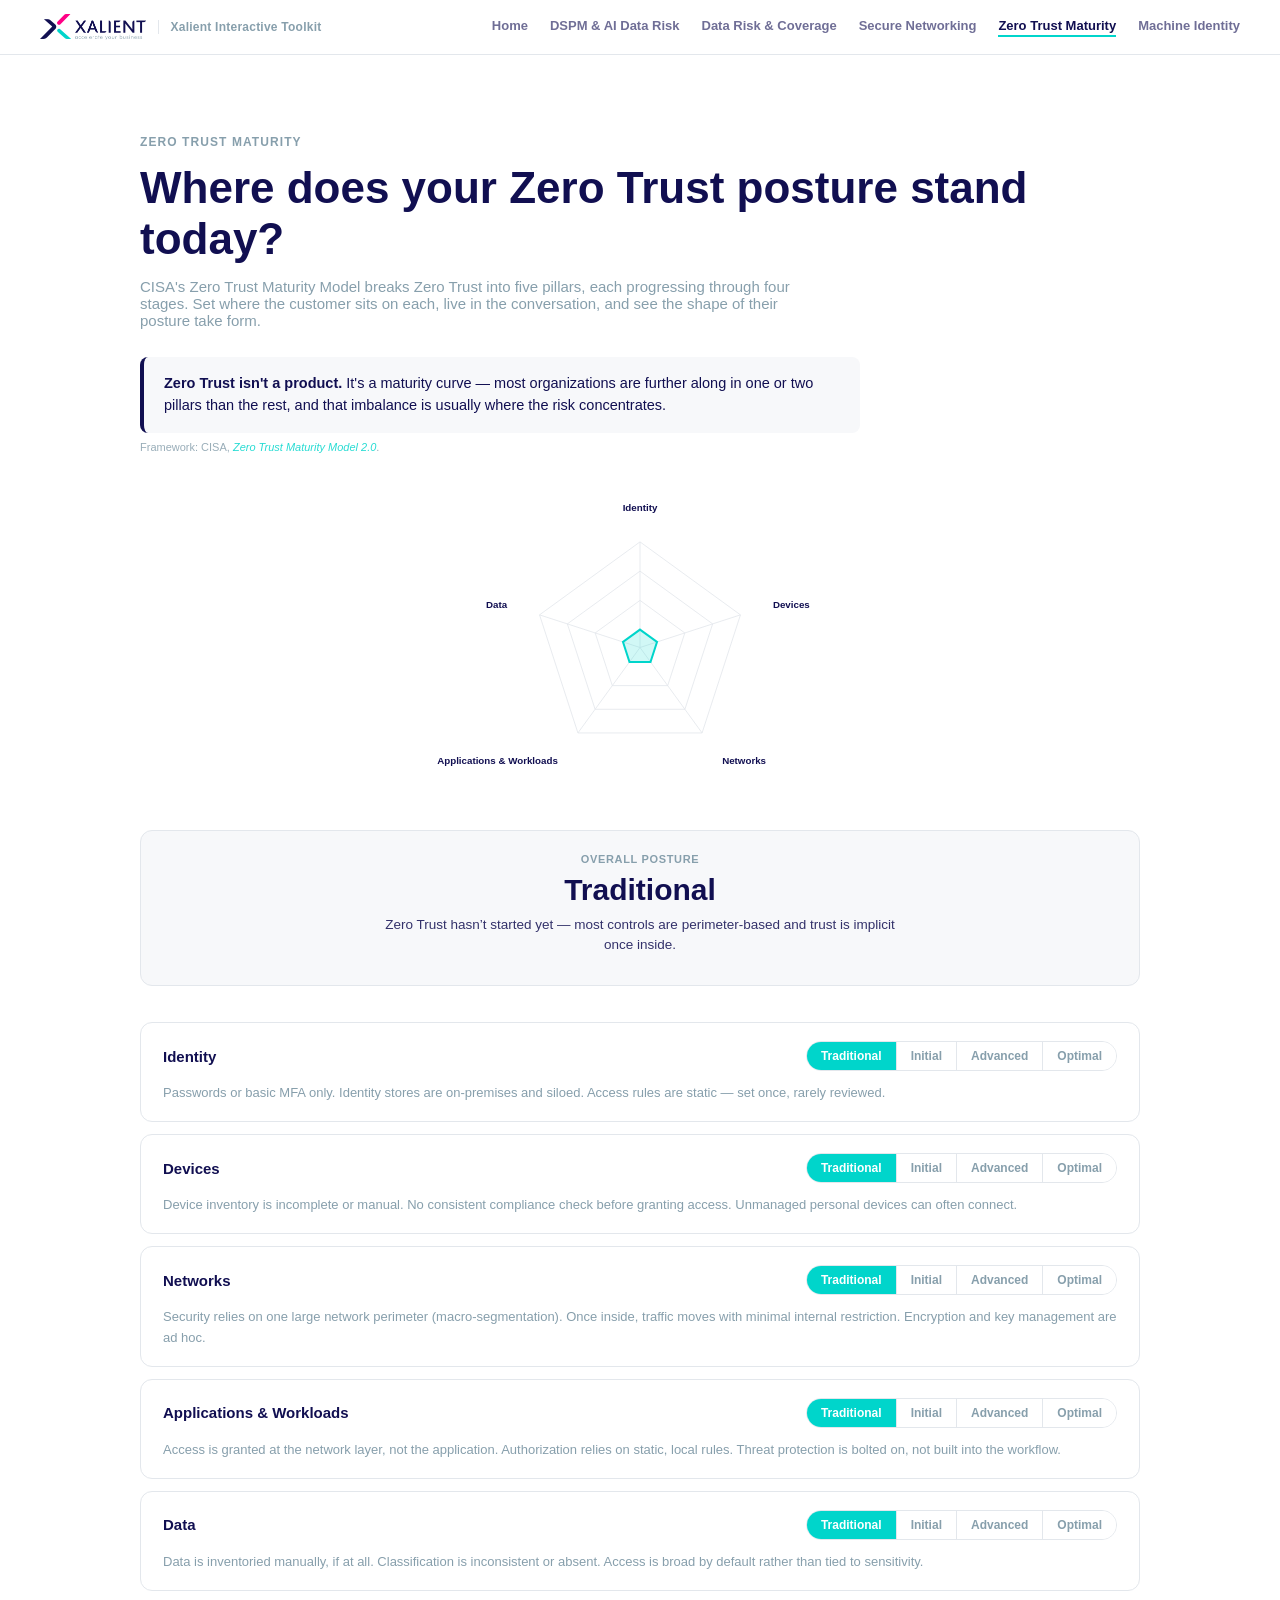
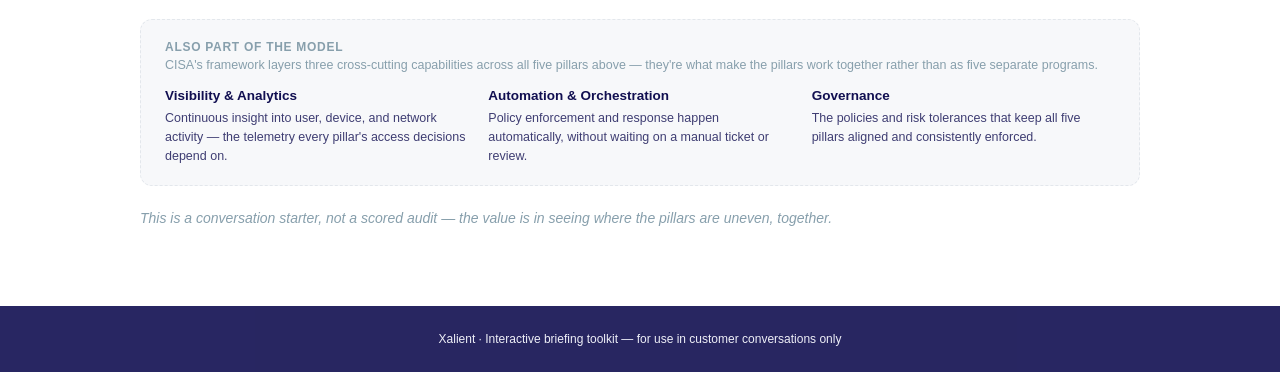
<file: zero-trust-maturity.html>
<!DOCTYPE html>
<html lang="en">
<head>
<meta charset="UTF-8">
<meta name="viewport" content="width=device-width, initial-scale=1.0">
<title>Zero Trust Maturity Assessment | Xalient</title>
<meta name="description" content="Interactive Zero Trust maturity self-assessment across the five CISA ZTMM pillars.">
<link rel="stylesheet" href="shared.css">
<style>
  .page-title{font-size:44px;font-weight:800;color:var(--navy);margin:0 0 14px;line-height:1.15;}
  .page-sub{color:var(--gray-blue);font-size:15px;margin:0 0 28px;max-width:680px;}

  .opening-callout{background:var(--bg-soft);border-left:4px solid var(--navy);padding:16px 20px;border-radius:8px;margin:0 0 8px;font-size:14.5px;color:var(--navy);line-height:1.5;max-width:720px;}
  .opening-callout strong{font-weight:800;}

  .radar-wrap{width:100%;display:flex;justify-content:center;margin:32px 0 8px;}
  .radar-wrap svg{width:100%;max-width:520px;height:auto;}
  .radar-axis-label{font-size:12px;fill:var(--navy);font-weight:700;}
  .radar-grid{fill:none;stroke:var(--border);stroke-width:1;}
  .radar-shape{fill:var(--teal);fill-opacity:0.18;stroke:var(--teal);stroke-width:2.5;transition:d 0.4s ease;}
  .radar-point{fill:var(--teal);}

  .summary-panel{background:var(--bg-soft);border:1px solid var(--border);border-radius:12px;padding:22px 26px;margin:20px 0 36px;text-align:center;}
  .summary-label{font-size:11px;font-weight:700;color:var(--gray-blue);text-transform:uppercase;letter-spacing:.06em;margin-bottom:8px;}
  .summary-value{font-size:30px;font-weight:800;color:var(--navy);margin-bottom:8px;}
  .summary-desc{font-size:13.5px;color:var(--navy);opacity:.85;max-width:520px;margin:0 auto 8px;line-height:1.5;}
  .summary-focus{font-size:13px;color:var(--teal);font-weight:700;}

  .pillar-row{border:1px solid var(--border);border-radius:12px;padding:18px 22px;margin-bottom:12px;background:#fff;}
  .pillar-head{display:flex;align-items:center;justify-content:space-between;flex-wrap:wrap;gap:10px;margin-bottom:12px;}
  .pillar-name{font-size:15px;font-weight:800;color:var(--navy);}
  .pillar-segments{display:flex;border:1px solid var(--border);border-radius:20px;overflow:hidden;}
  .pillar-segment{
    padding:7px 14px;
    background:#fff;
    color:var(--gray-blue);
    font-size:12px;
    font-weight:700;
    border:none;
    border-right:1px solid var(--border);
    cursor:pointer;
    font-family:inherit;
    transition:background .2s ease, color .2s ease;
  }
  .pillar-segment:last-child{border-right:none;}
  .pillar-segment:hover{background:var(--bg-soft);}
  .pillar-segment.active{background:var(--teal);color:#fff;}
  .pillar-desc{font-size:13px;color:var(--gray-blue);line-height:1.55;margin:0;}

  .stat-footnote a{color:var(--teal);text-decoration:none;}
  .stat-footnote a:hover{text-decoration:underline;}

  .cross-cutting{border:1px dashed var(--border);border-radius:12px;background:var(--bg-soft);padding:20px 24px;margin:28px 0 8px;}
  .cross-cutting-title{font-size:12px;font-weight:700;color:var(--gray-blue);text-transform:uppercase;letter-spacing:.06em;margin-bottom:4px;}
  .cross-cutting-sub{font-size:12.5px;color:var(--gray-blue);margin-bottom:16px;}
  .cross-cutting-grid{display:grid;grid-template-columns:repeat(3,1fr);gap:20px;}
  .cross-cutting-item-label{font-size:13.5px;font-weight:800;color:var(--navy);margin-bottom:6px;}
  .cross-cutting-item-desc{font-size:12.5px;color:var(--navy);opacity:.8;line-height:1.5;}

  .closing-line{color:var(--gray-blue);font-size:14px;font-style:italic;margin:24px 0 0;}

  @media (max-width:700px){
    .cross-cutting-grid{grid-template-columns:1fr;}
  }

  @media (max-width:600px){
    .pillar-segments{flex-wrap:wrap;border-radius:10px;}
    .pillar-segment{border-right:none;border-bottom:1px solid var(--border);flex:1 1 45%;}
  }
</style>
</head>
<body>

<header class="site-header">
  <a href="index.html" class="brand">
    <img src="Xalient%20Logo.png" alt="Xalient" class="logo">
    <span class="brand-sub">Xalient Interactive Toolkit</span>
  </a>
  <nav class="top-nav">
    <a href="index.html">Home</a>
    <a href="dspm.html">DSPM &amp; AI Data Risk</a>
    <a href="exfiltration.html">Data Risk &amp; Coverage</a>
    <a href="zero-trust-network.html">Secure Networking</a>
    <a href="zero-trust-maturity.html" class="current">Zero Trust Maturity</a>
    <a href="non-human-identity.html">Machine Identity</a>
  </nav>
</header>

<section class="section" id="maturity">
  <p class="eyebrow">Zero Trust Maturity</p>
  <h1 class="page-title">Where does your Zero Trust posture stand today?</h1>
  <p class="page-sub">CISA's Zero Trust Maturity Model breaks Zero Trust into five pillars, each progressing through four stages. Set where the customer sits on each, live in the conversation, and see the shape of their posture take form.</p>

  <div class="opening-callout"><strong>Zero Trust isn't a product.</strong> It's a maturity curve — most organizations are further along in one or two pillars than the rest, and that imbalance is usually where the risk concentrates.</div>
  <p class="stat-footnote">Framework: CISA, <a href="https://www.cisa.gov/zero-trust-maturity-model" target="_blank" rel="noopener"><em>Zero Trust Maturity Model 2.0</em></a>.</p>

  <div class="radar-wrap">
    <svg id="radar-svg" viewBox="0 0 640 400" aria-label="Zero Trust maturity radar chart"></svg>
  </div>

  <div class="summary-panel">
    <div class="summary-label">Overall posture</div>
    <div class="summary-value" id="summary-value">Traditional</div>
    <div class="summary-desc" id="summary-desc">Zero Trust hasn't started yet — most controls are perimeter-based and trust is implicit once inside.</div>
    <div class="summary-focus" id="summary-focus"></div>
  </div>

  <div id="pillar-rows"></div>

  <div class="cross-cutting">
    <div class="cross-cutting-title">Also part of the model</div>
    <div class="cross-cutting-sub">CISA's framework layers three cross-cutting capabilities across all five pillars above — they're what make the pillars work together rather than as five separate programs.</div>
    <div class="cross-cutting-grid">
      <div>
        <div class="cross-cutting-item-label">Visibility &amp; Analytics</div>
        <div class="cross-cutting-item-desc">Continuous insight into user, device, and network activity — the telemetry every pillar's access decisions depend on.</div>
      </div>
      <div>
        <div class="cross-cutting-item-label">Automation &amp; Orchestration</div>
        <div class="cross-cutting-item-desc">Policy enforcement and response happen automatically, without waiting on a manual ticket or review.</div>
      </div>
      <div>
        <div class="cross-cutting-item-label">Governance</div>
        <div class="cross-cutting-item-desc">The policies and risk tolerances that keep all five pillars aligned and consistently enforced.</div>
      </div>
    </div>
  </div>

  <p class="closing-line">This is a conversation starter, not a scored audit — the value is in seeing where the pillars are uneven, together.</p>
</section>

<footer>
  Xalient · Interactive briefing toolkit — for use in customer conversations only
</footer>

<script>
(function(){
  "use strict";

  var COLORS = { navy:'#110F51', teal:'#00D5CB', grayBlue:'#879FAC' };
  var STAGES = ['Traditional', 'Initial', 'Advanced', 'Optimal'];

  var PILLARS = [
    {
      id:'identity', label:'Identity',
      desc:[
        'Passwords or basic MFA only. Identity stores are on-premises and siloed. Access rules are static — set once, rarely reviewed.',
        'MFA required in some places, including phishing-resistant methods (FIDO/WebAuthn) in pockets. Automated attribute and lifecycle management begins.',
        'Phishing-resistant MFA and centralized identity management are the norm. Access decisions draw on near real-time risk and posture signals across cloud and on-prem.',
        'Phishing-resistant MFA enforced for every user, every time. Access is continuously validated using real-time behavior analytics, with fully automated just-in-time, just-enough access.'
      ]
    },
    {
      id:'devices', label:'Devices',
      desc:[
        'Device inventory is incomplete or manual. No consistent compliance check before granting access. Unmanaged personal devices can often connect.',
        'A basic device inventory exists. Compliance is checked at enrollment or login, but not continuously. EDR is deployed on some, not all, endpoints.',
        'Device compliance and health are monitored in near real time and feed into access decisions. EDR coverage is broad; non-compliant devices are automatically restricted.',
        'Every access decision factors in continuous, real-time device risk and posture. EDR and asset inventory are fully integrated with enforcement — non-compliant devices are isolated automatically.'
      ]
    },
    {
      id:'networks', label:'Networks',
      desc:[
        'Security relies on one large network perimeter (macro-segmentation). Once inside, traffic moves with minimal internal restriction. Encryption and key management are ad hoc.',
        'Critical workloads are isolated into their own segments. Some service-specific interconnections replace broad access. Encryption is applied inconsistently.',
        'Ingress/egress micro-perimeters exist alongside some internal micro-segmentation. Most internal and some external traffic is encrypted. Basic analytics flag anomalous activity.',
        'Extensive micro-segmentation is built around dynamic, per-application profiles. Every connection uses just-in-time, just-enough network access. All traffic, internal and external, is encrypted end to end.'
      ]
    },
    {
      id:'apps', label:'Applications & Workloads',
      desc:[
        'Access is granted at the network layer, not the application. Authorization relies on static, local rules. Threat protection is bolted on, not built into the workflow.',
        'Some applications enforce their own access controls. Provisioning is largely manual. A few workflows begin integrating basic threat protection signals.',
        'Application access is context-aware, factoring in identity and device signals. Workloads are monitored continuously in production. Security testing is built into more of the development pipeline.',
        'Every application interaction is authorized continuously using real-time risk analytics. Access is dynamic and scoped to the specific task. Security testing is fully integrated across the application lifecycle.'
      ]
    },
    {
      id:'data', label:'Data',
      desc:[
        'Data is inventoried manually, if at all. Classification is inconsistent or absent. Access is broad by default rather than tied to sensitivity.',
        'Basic automated data inventory begins. Some encryption at rest is applied, particularly in cloud environments. Access starts to reflect classification in select systems.',
        'Data inventory is largely automated. Access is governed by least privilege based on identity, device risk, and other attributes. Data in cloud or remote environments is encrypted at rest as standard.',
        'Data categorization and labeling are automated enterprise-wide. Encryption is applied broadly at rest, in transit, and, where appropriate, in use, with cryptographic agility built in. Protection follows the data automatically wherever it moves.'
      ]
    }
  ];

  var values = {};
  PILLARS.forEach(function(p){ values[p.id] = 0; });

  // ---------- Radar chart ----------
  var ns = 'http://www.w3.org/2000/svg';
  var svg = document.getElementById('radar-svg');
  var cx = 320, cy = 200, maxR = 130;
  var angles = PILLARS.map(function(_, i){ return (-90 + i * (360 / PILLARS.length)) * Math.PI / 180; });
  var ANCHORS = ['middle','start','start','end','end'];

  function levelR(stage){
    return 22 + stage * (maxR - 22) / 3;
  }

  function pointAt(angleIndex, stage){
    var a = angles[angleIndex];
    var r = levelR(stage);
    return { x: cx + r * Math.cos(a), y: cy + r * Math.sin(a) };
  }

  var shapePath;

  function buildRadar(){
    for (var level = 0; level <= 3; level++){
      var pts = angles.map(function(a){
        var r = levelR(level);
        return (cx + r*Math.cos(a)) + ',' + (cy + r*Math.sin(a));
      }).join(' ');
      var poly = document.createElementNS(ns,'polygon');
      poly.setAttribute('points', pts);
      poly.setAttribute('class', 'radar-grid');
      svg.appendChild(poly);
    }

    angles.forEach(function(a){
      var line = document.createElementNS(ns,'line');
      line.setAttribute('x1', cx);
      line.setAttribute('y1', cy);
      line.setAttribute('x2', cx + maxR*Math.cos(a));
      line.setAttribute('y2', cy + maxR*Math.sin(a));
      line.setAttribute('class', 'radar-grid');
      svg.appendChild(line);
    });

    shapePath = document.createElementNS(ns,'polygon');
    shapePath.setAttribute('class', 'radar-shape');
    svg.appendChild(shapePath);

    PILLARS.forEach(function(p, i){
      var labelR = maxR + 42;
      var a = angles[i];
      var lx = cx + labelR * Math.cos(a);
      var ly = cy + labelR * Math.sin(a) + 4;
      var text = document.createElementNS(ns,'text');
      text.setAttribute('x', lx);
      text.setAttribute('y', ly);
      text.setAttribute('text-anchor', ANCHORS[i]);
      text.setAttribute('class', 'radar-axis-label');
      text.textContent = p.label;
      svg.appendChild(text);
    });
  }

  function refreshRadar(){
    var pts = PILLARS.map(function(p, i){
      var pt = pointAt(i, values[p.id]);
      return pt.x + ',' + pt.y;
    }).join(' ');
    shapePath.setAttribute('points', pts);
  }

  // ---------- Pillar controls ----------
  var pillarRowsEl = document.getElementById('pillar-rows');

  function renderPillarRows(){
    pillarRowsEl.innerHTML = PILLARS.map(function(p){
      var segsHtml = STAGES.map(function(stage, i){
        var activeClass = values[p.id] === i ? ' active' : '';
        return '<button class="pillar-segment' + activeClass + '" data-pillar="' + p.id + '" data-stage="' + i + '" type="button">' + stage + '</button>';
      }).join('');
      return '<div class="pillar-row">' +
        '<div class="pillar-head"><span class="pillar-name">' + p.label + '</span><div class="pillar-segments">' + segsHtml + '</div></div>' +
        '<p class="pillar-desc">' + p.desc[values[p.id]] + '</p>' +
      '</div>';
    }).join('');

    pillarRowsEl.querySelectorAll('.pillar-segment').forEach(function(btn){
      btn.addEventListener('click', function(){
        values[btn.dataset.pillar] = parseInt(btn.dataset.stage, 10);
        refreshRadar();
        renderPillarRows();
        refreshSummary();
      });
    });
  }

  // ---------- Summary ----------
  var summaryValue = document.getElementById('summary-value');
  var summaryDesc = document.getElementById('summary-desc');
  var summaryFocus = document.getElementById('summary-focus');

  var OVERALL_DESC = [
    'Zero Trust hasn’t started yet — most controls are perimeter-based and trust is implicit once inside.',
    'The building blocks exist, but enforcement is inconsistent and mostly manual.',
    'Zero Trust principles are applied broadly, with automation covering most common scenarios.',
    'Access decisions are continuous, automated, and based on real-time risk — the goal state CISA describes.'
  ];

  function refreshSummary(){
    var total = 0;
    PILLARS.forEach(function(p){ total += values[p.id]; });
    var avg = total / PILLARS.length;
    var overallIndex = avg < 0.75 ? 0 : avg < 1.75 ? 1 : avg < 2.75 ? 2 : 3;

    summaryValue.textContent = STAGES[overallIndex];
    summaryDesc.textContent = OVERALL_DESC[overallIndex];

    var lowest = PILLARS.reduce(function(a, b){ return values[a.id] <= values[b.id] ? a : b; });
    var allEqual = PILLARS.every(function(p){ return values[p.id] === values[PILLARS[0].id]; });
    summaryFocus.textContent = allEqual
      ? ''
      : 'Furthest behind: ' + lowest.label + ' (' + STAGES[values[lowest.id]] + ') — usually the fastest place to find a win.';
  }

  buildRadar();
  refreshRadar();
  renderPillarRows();
  refreshSummary();

  // ---------- Reveal on scroll ----------
  var sections = document.querySelectorAll('.section');
  if ('IntersectionObserver' in window){
    var observer = new IntersectionObserver(function(entries){
      entries.forEach(function(entry){
        if (entry.isIntersecting){
          entry.target.classList.add('in-view');
          observer.unobserve(entry.target);
        }
      });
    }, { threshold: 0.1 });
    sections.forEach(function(s){ observer.observe(s); });
  } else {
    sections.forEach(function(s){ s.classList.add('in-view'); });
  }

})();
</script>

</body>
</html>
</file>
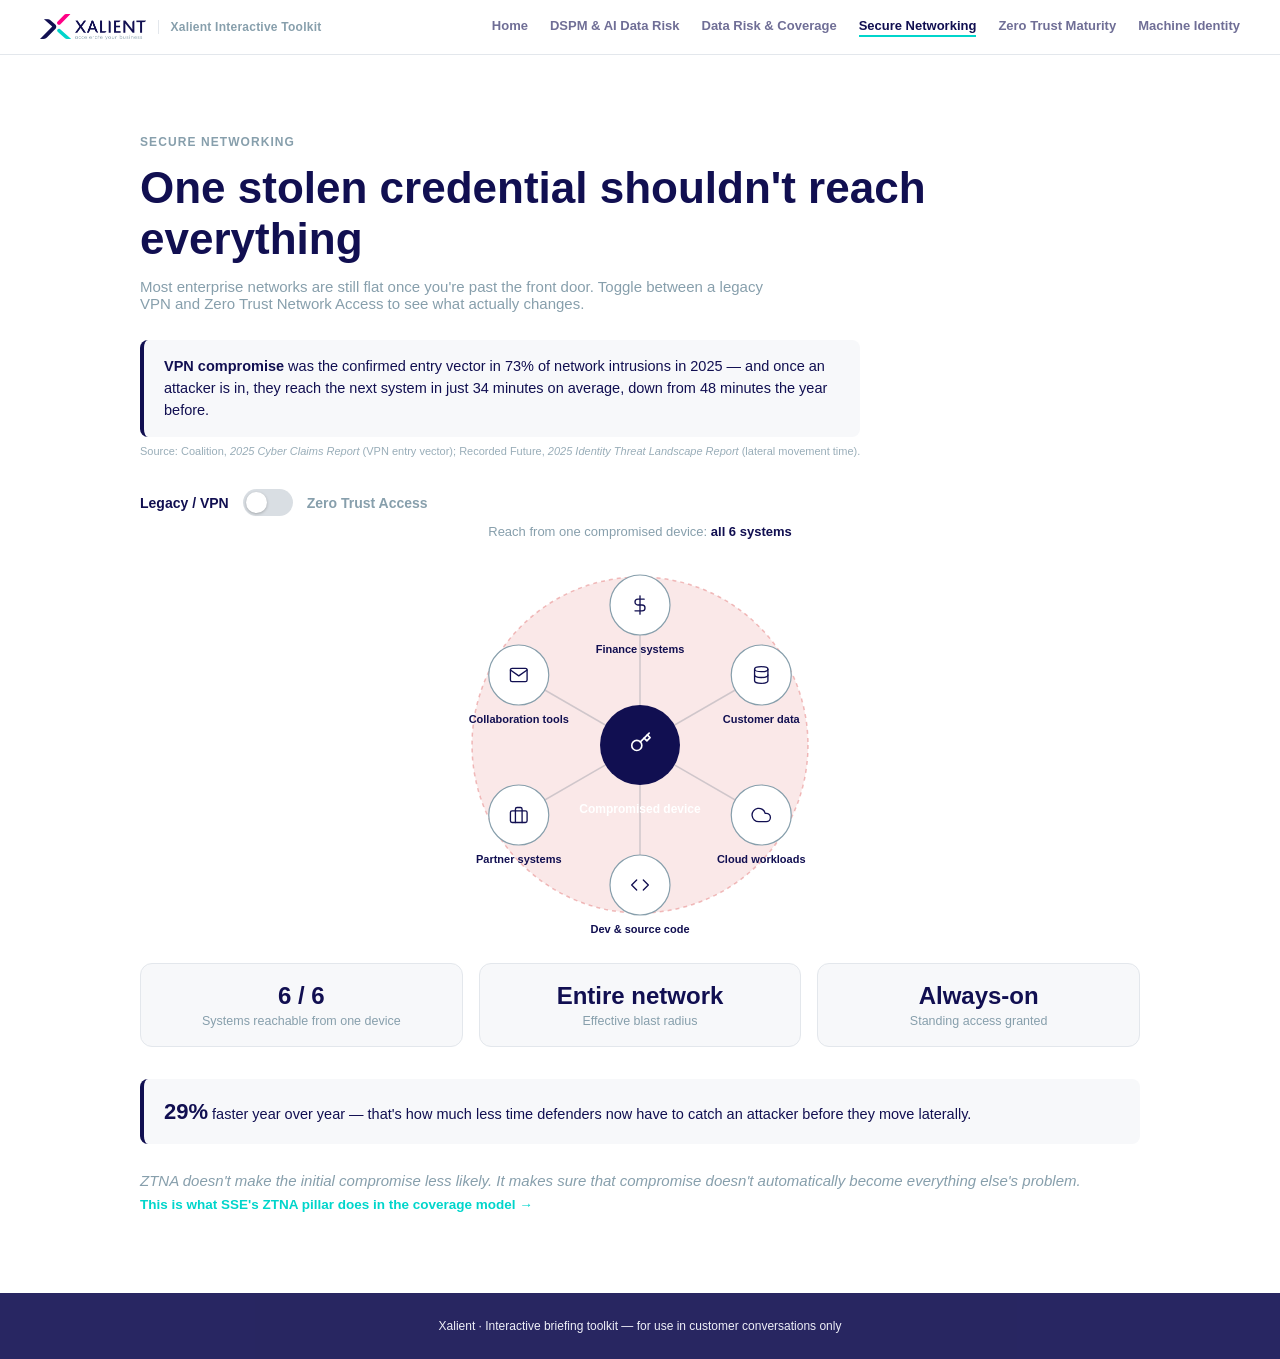
<file: zero-trust-network.html>
<!DOCTYPE html>
<html lang="en">
<head>
<meta charset="UTF-8">
<meta name="viewport" content="width=device-width, initial-scale=1.0">
<title>Secure Networking & Zero Trust Access | Xalient</title>
<meta name="description" content="Interactive briefing on legacy network access risk and Zero Trust Network Access.">
<link rel="stylesheet" href="shared.css">
<style>
  .page-title{font-size:44px;font-weight:800;color:var(--navy);margin:0 0 14px;line-height:1.15;}
  .page-sub{color:var(--gray-blue);font-size:15px;margin:0 0 28px;max-width:640px;}

  .opening-callout{background:var(--bg-soft);border-left:4px solid var(--navy);padding:16px 20px;border-radius:8px;margin:0 0 8px;font-size:14.5px;color:var(--navy);line-height:1.5;max-width:720px;}
  .opening-callout strong{font-weight:800;}

  .toggle-row{display:flex;align-items:center;gap:14px;margin:32px 0 8px;}
  .toggle-label{font-size:14px;color:var(--gray-blue);font-weight:700;transition:color .3s;}
  .toggle-label.active{color:var(--navy);}
  .toggle-switch{width:50px;height:27px;border-radius:20px;background:#D9DEE3;border:none;position:relative;cursor:pointer;transition:background .3s;padding:0;flex:none;}
  .toggle-switch .toggle-knob{position:absolute;top:3px;left:3px;width:21px;height:21px;border-radius:50%;background:#fff;box-shadow:0 1px 3px rgba(0,0,0,.25);transition:transform .3s;}
  .toggle-switch.on{background:var(--teal);}
  .toggle-switch.on .toggle-knob{transform:translateX(23px);}

  .reach-caption{text-align:center;font-size:13px;color:var(--gray-blue);margin:4px 0 8px;}
  .reach-caption strong{color:var(--navy);}

  .net-wrap{width:100%;display:flex;justify-content:center;margin:16px 0 8px;}
  .net-wrap svg{width:100%;max-width:640px;height:auto;}
  .net-node-label{font-size:11px;fill:var(--navy);font-weight:600;}
  .net-center-label{font-size:12px;fill:#fff;font-weight:700;}
  .blast-circle{transition:r 0.7s cubic-bezier(.4,0,.2,1), fill 0.5s ease;}

  .stats-row{display:grid;grid-template-columns:repeat(3,1fr);gap:16px;margin:28px 0 32px;}
  .stat-tile{background:var(--bg-soft);border:1px solid var(--border);border-radius:12px;padding:18px;text-align:center;}
  .stat-value{font-size:24px;font-weight:800;color:var(--navy);}
  .stat-caption{font-size:12.5px;color:var(--gray-blue);margin-top:4px;}

  .stat-callout{background:var(--bg-soft);border-left:4px solid var(--navy);padding:16px 20px;border-radius:8px;margin:28px 0;font-size:14.5px;color:var(--navy);line-height:1.5;}
  .stat-callout strong{font-size:22px;display:inline-block;margin-right:4px;}

  .cross-link{display:inline-block;margin-top:8px;font-size:13.5px;font-weight:700;color:var(--teal);text-decoration:none;}
  .cross-link:hover{text-decoration:underline;}

  @media (max-width:900px){
    .stats-row{grid-template-columns:1fr;}
  }
</style>
</head>
<body>

<header class="site-header">
  <a href="index.html" class="brand">
    <img src="Xalient%20Logo.png" alt="Xalient" class="logo">
    <span class="brand-sub">Xalient Interactive Toolkit</span>
  </a>
  <nav class="top-nav">
    <a href="index.html">Home</a>
    <a href="dspm.html">DSPM &amp; AI Data Risk</a>
    <a href="exfiltration.html">Data Risk &amp; Coverage</a>
    <a href="zero-trust-network.html" class="current">Secure Networking</a>
    <a href="zero-trust-maturity.html">Zero Trust Maturity</a>
    <a href="non-human-identity.html">Machine Identity</a>
  </nav>
</header>

<section class="section" id="network">
  <p class="eyebrow">Secure Networking</p>
  <h1 class="page-title">One stolen credential shouldn't reach everything</h1>
  <p class="page-sub">Most enterprise networks are still flat once you're past the front door. Toggle between a legacy VPN and Zero Trust Network Access to see what actually changes.</p>

  <div class="opening-callout"><strong>VPN compromise</strong> was the confirmed entry vector in 73% of network intrusions in 2025 — and once an attacker is in, they reach the next system in just 34 minutes on average, down from 48 minutes the year before.</div>
  <p class="stat-footnote">Source: Coalition, <em>2025 Cyber Claims Report</em> (VPN entry vector); Recorded Future, <em>2025 Identity Threat Landscape Report</em> (lateral movement time).</p>

  <div class="toggle-row">
    <span class="toggle-label active" id="label-legacy">Legacy / VPN</span>
    <button class="toggle-switch" id="network-toggle" role="switch" aria-checked="false" aria-label="Toggle Zero Trust Access">
      <span class="toggle-knob"></span>
    </button>
    <span class="toggle-label" id="label-ztna">Zero Trust Access</span>
  </div>

  <p class="reach-caption" id="reach-caption">Reach from one compromised device: <strong>all 6 systems</strong></p>

  <div class="net-wrap">
    <svg id="net-svg" viewBox="0 0 640 380" aria-label="Network reach diagram"></svg>
  </div>

  <div class="stats-row">
    <div class="stat-tile"><div class="stat-value" id="stat-reachable">6 / 6</div><div class="stat-caption">Systems reachable from one device</div></div>
    <div class="stat-tile"><div class="stat-value" id="stat-radius">Entire network</div><div class="stat-caption">Effective blast radius</div></div>
    <div class="stat-tile"><div class="stat-value" id="stat-access">Always-on</div><div class="stat-caption">Standing access granted</div></div>
  </div>

  <div class="stat-callout">
    <strong>29%</strong>faster year over year — that's how much less time defenders now have to catch an attacker before they move laterally.
  </div>

  <p class="supporting-line">ZTNA doesn't make the initial compromise less likely. It makes sure that compromise doesn't automatically become everything else's problem.</p>
  <a class="cross-link" href="exfiltration.html">This is what SSE's ZTNA pillar does in the coverage model &rarr;</a>
</section>

<footer>
  Xalient · Interactive briefing toolkit — for use in customer conversations only
</footer>

<script>
(function(){
  "use strict";

  var COLORS = { navy:'#110F51', teal:'#00D5CB', grayBlue:'#879FAC', riskHigh:'#D64545' };

  var ICONS = {
    dollar: '<line x1="12" y1="1" x2="12" y2="23"/><path d="M17 5H9.5a3.5 3.5 0 000 7h5a3.5 3.5 0 010 7H6"/>',
    database: '<ellipse cx="12" cy="5" rx="8" ry="3"/><path d="M4 5v14c0 1.66 3.58 3 8 3s8-1.34 8-3V5"/><path d="M4 12c0 1.66 3.58 3 8 3s8-1.34 8-3"/>',
    cloud: '<path d="M18 10h-1.26A8 8 0 109 20h9a5 5 0 000-10z"/>',
    code: '<polyline points="16 18 22 12 16 6"/><polyline points="8 6 2 12 8 18"/>',
    briefcase: '<rect x="2" y="7" width="20" height="14" rx="2"/><path d="M16 21V5a2 2 0 00-2-2h-4a2 2 0 00-2 2v16"/>',
    mail: '<rect x="2" y="4" width="20" height="16" rx="2"/><path d="M2 6l10 7 10-7"/>',
    key: '<circle cx="7.5" cy="15.5" r="5.5"/><path d="M21 2l-9.6 9.6"/><path d="M15.5 7.5l3 3L22 7l-3-3"/>'
  };

  var SYSTEMS = [
    { id:'finance', label:'Finance systems', icon:'dollar' },
    { id:'customer-data', label:'Customer data', icon:'database' },
    { id:'cloud-workloads', label:'Cloud workloads', icon:'cloud' },
    { id:'source-code', label:'Dev & source code', icon:'code' },
    { id:'partner-systems', label:'Partner systems', icon:'briefcase' },
    { id:'collab-tools', label:'Collaboration tools', icon:'mail' }
  ];

  var ns = 'http://www.w3.org/2000/svg';
  var svg = document.getElementById('net-svg');
  var cx = 320, cy = 190, r = 140;
  var angles = [-90,-30,30,90,150,210].map(function(d){ return d * Math.PI / 180; });
  var positions = SYSTEMS.map(function(sys, i){
    var a = angles[i];
    return { sys:sys, x: cx + r*Math.cos(a), y: cy + r*Math.sin(a) };
  });

  var LEGACY_RADIUS = 168;
  var ZTNA_RADIUS = 52;

  var blastCircle;

  function buildDiagram(){
    positions.forEach(function(p){
      var line = document.createElementNS(ns,'line');
      line.setAttribute('x1', cx);
      line.setAttribute('y1', cy);
      line.setAttribute('x2', p.x);
      line.setAttribute('y2', p.y);
      line.setAttribute('stroke', COLORS.grayBlue);
      line.setAttribute('stroke-width', '1.5');
      line.setAttribute('opacity', '0.4');
      svg.appendChild(line);
    });

    blastCircle = document.createElementNS(ns,'circle');
    blastCircle.setAttribute('cx', cx);
    blastCircle.setAttribute('cy', cy);
    blastCircle.setAttribute('r', LEGACY_RADIUS);
    blastCircle.setAttribute('fill', COLORS.riskHigh);
    blastCircle.setAttribute('opacity', '0.12');
    blastCircle.setAttribute('class', 'blast-circle');
    svg.appendChild(blastCircle);

    var blastRing = document.createElementNS(ns,'circle');
    blastRing.setAttribute('cx', cx);
    blastRing.setAttribute('cy', cy);
    blastRing.setAttribute('r', LEGACY_RADIUS);
    blastRing.setAttribute('fill', 'none');
    blastRing.setAttribute('stroke', COLORS.riskHigh);
    blastRing.setAttribute('stroke-width', '1.5');
    blastRing.setAttribute('opacity', '0.35');
    blastRing.setAttribute('stroke-dasharray', '4 4');
    blastRing.setAttribute('class', 'blast-circle');
    svg.appendChild(blastRing);
    window.__blastRing = blastRing;

    positions.forEach(function(p){
      var g = document.createElementNS(ns,'g');

      var circle = document.createElementNS(ns,'circle');
      circle.setAttribute('cx', p.x);
      circle.setAttribute('cy', p.y);
      circle.setAttribute('r', 30);
      circle.setAttribute('fill', '#fff');
      circle.setAttribute('stroke', COLORS.grayBlue);
      circle.setAttribute('stroke-width', '1.2');
      g.appendChild(circle);

      var iconScale = 20 / 24;
      var iconWrap = document.createElementNS(ns,'g');
      iconWrap.setAttribute('transform', 'translate(' + (p.x - 12*iconScale) + ',' + (p.y - 12*iconScale) + ') scale(' + iconScale + ')');
      iconWrap.setAttribute('fill', 'none');
      iconWrap.setAttribute('stroke-width', '1.6');
      iconWrap.setAttribute('stroke-linecap', 'round');
      iconWrap.setAttribute('stroke-linejoin', 'round');
      iconWrap.setAttribute('stroke', COLORS.navy);
      iconWrap.innerHTML = ICONS[p.sys.icon];
      g.appendChild(iconWrap);

      var label = document.createElementNS(ns,'text');
      label.setAttribute('x', p.x);
      label.setAttribute('y', p.y + 48);
      label.setAttribute('text-anchor','middle');
      label.setAttribute('class','net-node-label');
      label.textContent = p.sys.label;
      g.appendChild(label);

      svg.appendChild(g);
    });

    var centerCircle = document.createElementNS(ns,'circle');
    centerCircle.setAttribute('cx', cx);
    centerCircle.setAttribute('cy', cy);
    centerCircle.setAttribute('r', 40);
    centerCircle.setAttribute('fill', COLORS.navy);
    svg.appendChild(centerCircle);

    var iconScale2 = 22 / 24;
    var centerIcon = document.createElementNS(ns,'g');
    centerIcon.setAttribute('transform', 'translate(' + (cx - 11*iconScale2) + ',' + (cy - 15*iconScale2) + ') scale(' + iconScale2 + ')');
    centerIcon.setAttribute('fill', 'none');
    centerIcon.setAttribute('stroke-width', '1.8');
    centerIcon.setAttribute('stroke-linecap', 'round');
    centerIcon.setAttribute('stroke-linejoin', 'round');
    centerIcon.setAttribute('stroke', '#fff');
    centerIcon.innerHTML = ICONS.key;
    svg.appendChild(centerIcon);

    var centerText = document.createElementNS(ns,'text');
    centerText.setAttribute('x', cx);
    centerText.setAttribute('y', cy + 68);
    centerText.setAttribute('text-anchor','middle');
    centerText.setAttribute('class','net-center-label');
    centerText.setAttribute('fill', COLORS.navy);
    centerText.textContent = 'Compromised device';
    svg.appendChild(centerText);
  }

  var toggle = document.getElementById('network-toggle');
  var labelLegacy = document.getElementById('label-legacy');
  var labelZtna = document.getElementById('label-ztna');
  var reachCaption = document.getElementById('reach-caption');
  var statReachable = document.getElementById('stat-reachable');
  var statRadius = document.getElementById('stat-radius');
  var statAccess = document.getElementById('stat-access');
  var isZtna = false;

  function applyState(on){
    isZtna = on;
    toggle.classList.toggle('on', on);
    toggle.setAttribute('aria-checked', on ? 'true' : 'false');
    labelLegacy.classList.toggle('active', !on);
    labelZtna.classList.toggle('active', on);

    var targetRadius = on ? ZTNA_RADIUS : LEGACY_RADIUS;
    blastCircle.setAttribute('r', targetRadius);
    if (window.__blastRing) window.__blastRing.setAttribute('r', targetRadius);

    if (on){
      blastCircle.setAttribute('fill', COLORS.teal);
      window.__blastRing.setAttribute('stroke', COLORS.teal);
      reachCaption.innerHTML = 'Reach from one compromised device: <strong>0 of 6 systems</strong>';
      statReachable.textContent = '0 / 6';
      statRadius.textContent = 'Single device';
      statAccess.textContent = 'Per-session';
    } else {
      blastCircle.setAttribute('fill', COLORS.riskHigh);
      window.__blastRing.setAttribute('stroke', COLORS.riskHigh);
      reachCaption.innerHTML = 'Reach from one compromised device: <strong>all 6 systems</strong>';
      statReachable.textContent = '6 / 6';
      statRadius.textContent = 'Entire network';
      statAccess.textContent = 'Always-on';
    }
  }

  toggle.addEventListener('click', function(){
    applyState(!isZtna);
  });

  buildDiagram();
  applyState(false);

  // ---------- Reveal on scroll ----------
  var sections = document.querySelectorAll('.section');
  if ('IntersectionObserver' in window){
    var observer = new IntersectionObserver(function(entries){
      entries.forEach(function(entry){
        if (entry.isIntersecting){
          entry.target.classList.add('in-view');
          observer.unobserve(entry.target);
        }
      });
    }, { threshold: 0.1 });
    sections.forEach(function(s){ observer.observe(s); });
  } else {
    sections.forEach(function(s){ s.classList.add('in-view'); });
  }

})();
</script>

</body>
</html>
</file>
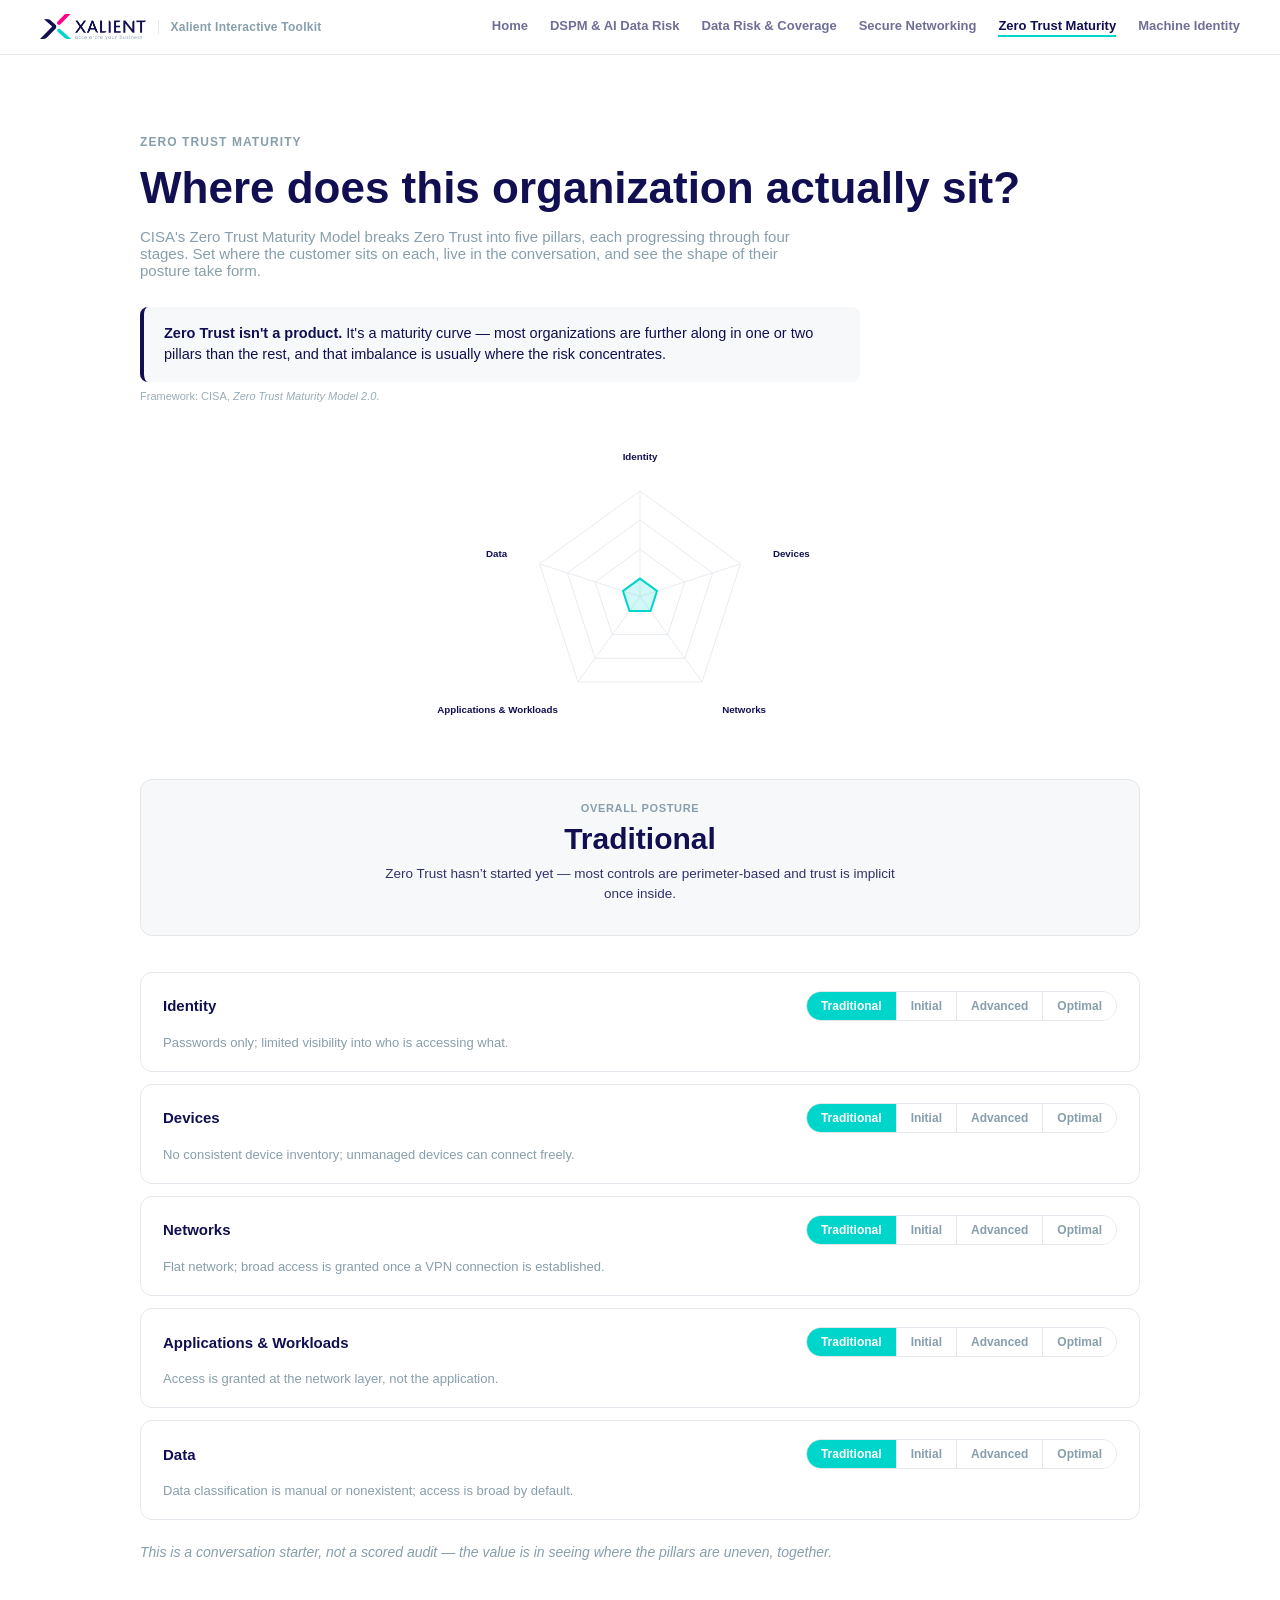
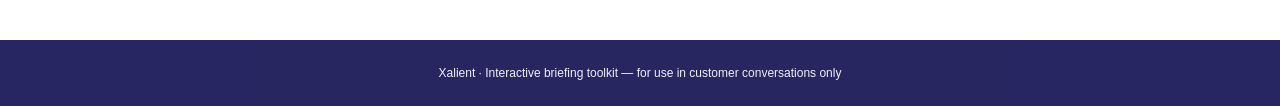
<file: zerotrustmaturity.html>
<!DOCTYPE html>
<html lang="en">
<head>
<meta charset="UTF-8">
<meta name="viewport" content="width=device-width, initial-scale=1.0">
<title>Zero Trust Maturity Assessment | Xalient</title>
<meta name="description" content="Interactive Zero Trust maturity self-assessment across the five CISA ZTMM pillars.">
<link rel="stylesheet" href="shared.css">
<style>
  .page-title{font-size:44px;font-weight:800;color:var(--navy);margin:0 0 14px;line-height:1.15;}
  .page-sub{color:var(--gray-blue);font-size:15px;margin:0 0 28px;max-width:680px;}

  .opening-callout{background:var(--bg-soft);border-left:4px solid var(--navy);padding:16px 20px;border-radius:8px;margin:0 0 8px;font-size:14.5px;color:var(--navy);line-height:1.5;max-width:720px;}
  .opening-callout strong{font-weight:800;}

  .radar-wrap{width:100%;display:flex;justify-content:center;margin:32px 0 8px;}
  .radar-wrap svg{width:100%;max-width:520px;height:auto;}
  .radar-axis-label{font-size:12px;fill:var(--navy);font-weight:700;}
  .radar-grid{fill:none;stroke:var(--border);stroke-width:1;}
  .radar-shape{fill:var(--teal);fill-opacity:0.18;stroke:var(--teal);stroke-width:2.5;transition:d 0.4s ease;}
  .radar-point{fill:var(--teal);}

  .summary-panel{background:var(--bg-soft);border:1px solid var(--border);border-radius:12px;padding:22px 26px;margin:20px 0 36px;text-align:center;}
  .summary-label{font-size:11px;font-weight:700;color:var(--gray-blue);text-transform:uppercase;letter-spacing:.06em;margin-bottom:8px;}
  .summary-value{font-size:30px;font-weight:800;color:var(--navy);margin-bottom:8px;}
  .summary-desc{font-size:13.5px;color:var(--navy);opacity:.85;max-width:520px;margin:0 auto 8px;line-height:1.5;}
  .summary-focus{font-size:13px;color:var(--teal);font-weight:700;}

  .pillar-row{border:1px solid var(--border);border-radius:12px;padding:18px 22px;margin-bottom:12px;background:#fff;}
  .pillar-head{display:flex;align-items:center;justify-content:space-between;flex-wrap:wrap;gap:10px;margin-bottom:12px;}
  .pillar-name{font-size:15px;font-weight:800;color:var(--navy);}
  .pillar-segments{display:flex;border:1px solid var(--border);border-radius:20px;overflow:hidden;}
  .pillar-segment{
    padding:7px 14px;
    background:#fff;
    color:var(--gray-blue);
    font-size:12px;
    font-weight:700;
    border:none;
    border-right:1px solid var(--border);
    cursor:pointer;
    font-family:inherit;
    transition:background .2s ease, color .2s ease;
  }
  .pillar-segment:last-child{border-right:none;}
  .pillar-segment:hover{background:var(--bg-soft);}
  .pillar-segment.active{background:var(--teal);color:#fff;}
  .pillar-desc{font-size:13px;color:var(--gray-blue);line-height:1.55;margin:0;}

  .closing-line{color:var(--gray-blue);font-size:14px;font-style:italic;margin:24px 0 0;}

  @media (max-width:600px){
    .pillar-segments{flex-wrap:wrap;border-radius:10px;}
    .pillar-segment{border-right:none;border-bottom:1px solid var(--border);flex:1 1 45%;}
  }
</style>
</head>
<body>

<header class="site-header">
  <a href="index.html" class="brand">
    <img src="Xalient%20Logo.png" alt="Xalient" class="logo">
    <span class="brand-sub">Xalient Interactive Toolkit</span>
  </a>
  <nav class="top-nav">
    <a href="index.html">Home</a>
    <a href="dspm.html">DSPM &amp; AI Data Risk</a>
    <a href="exfiltration.html">Data Risk &amp; Coverage</a>
    <a href="zero-trust-network.html">Secure Networking</a>
    <a href="zero-trust-maturity.html" class="current">Zero Trust Maturity</a>
    <a href="non-human-identity.html">Machine Identity</a>
  </nav>
</header>

<section class="section" id="maturity">
  <p class="eyebrow">Zero Trust Maturity</p>
  <h1 class="page-title">Where does this organization actually sit?</h1>
  <p class="page-sub">CISA's Zero Trust Maturity Model breaks Zero Trust into five pillars, each progressing through four stages. Set where the customer sits on each, live in the conversation, and see the shape of their posture take form.</p>

  <div class="opening-callout"><strong>Zero Trust isn't a product.</strong> It's a maturity curve — most organizations are further along in one or two pillars than the rest, and that imbalance is usually where the risk concentrates.</div>
  <p class="stat-footnote">Framework: CISA, <em>Zero Trust Maturity Model 2.0</em>.</p>

  <div class="radar-wrap">
    <svg id="radar-svg" viewBox="0 0 640 400" aria-label="Zero Trust maturity radar chart"></svg>
  </div>

  <div class="summary-panel">
    <div class="summary-label">Overall posture</div>
    <div class="summary-value" id="summary-value">Traditional</div>
    <div class="summary-desc" id="summary-desc">Zero Trust hasn't started yet — most controls are perimeter-based and trust is implicit once inside.</div>
    <div class="summary-focus" id="summary-focus"></div>
  </div>

  <div id="pillar-rows"></div>

  <p class="closing-line">This is a conversation starter, not a scored audit — the value is in seeing where the pillars are uneven, together.</p>
</section>

<footer>
  Xalient · Interactive briefing toolkit — for use in customer conversations only
</footer>

<script>
(function(){
  "use strict";

  var COLORS = { navy:'#110F51', teal:'#00D5CB', grayBlue:'#879FAC' };
  var STAGES = ['Traditional', 'Initial', 'Advanced', 'Optimal'];

  var PILLARS = [
    {
      id:'identity', label:'Identity',
      desc:[
        'Passwords only; limited visibility into who is accessing what.',
        'MFA introduced for some systems; identity managed largely by hand.',
        'MFA enforced broadly; centralized identity with partial automated lifecycle management.',
        'Continuous, risk-based authentication with just-in-time access for human and machine identities alike.'
      ]
    },
    {
      id:'devices', label:'Devices',
      desc:[
        'No consistent device inventory; unmanaged devices can connect freely.',
        'Basic inventory exists; compliance is checked only at enrollment.',
        'Real-time device compliance monitoring feeds into access decisions.',
        'Continuous device risk assessment is built into every access decision.'
      ]
    },
    {
      id:'networks', label:'Networks',
      desc:[
        'Flat network; broad access is granted once a VPN connection is established.',
        'Some segmentation exists; perimeter-based controls still dominate.',
        'Micro-segmentation in key areas; encrypted traffic is inspected.',
        'Every connection is individually authenticated and encrypted — no implicit trust from network location.'
      ]
    },
    {
      id:'apps', label:'Applications & Workloads',
      desc:[
        'Access is granted at the network layer, not the application.',
        'Some application-level controls exist; provisioning is largely manual.',
        'Application access is context-aware; workloads are monitored continuously.',
        'Every application interaction is authorized in real time based on identity, device, and risk.'
      ]
    },
    {
      id:'data', label:'Data',
      desc:[
        'Data classification is manual or nonexistent; access is broad by default.',
        'Some classification is in place; encryption is applied inconsistently.',
        'Data is classified and encrypted; access is tied to sensitivity.',
        'Data is continuously discovered, classified, and governed — policy follows it everywhere it goes.'
      ]
    }
  ];

  var values = {};
  PILLARS.forEach(function(p){ values[p.id] = 0; });

  // ---------- Radar chart ----------
  var ns = 'http://www.w3.org/2000/svg';
  var svg = document.getElementById('radar-svg');
  var cx = 320, cy = 200, maxR = 130;
  var angles = PILLARS.map(function(_, i){ return (-90 + i * (360 / PILLARS.length)) * Math.PI / 180; });
  var ANCHORS = ['middle','start','start','end','end'];

  function levelR(stage){
    return 22 + stage * (maxR - 22) / 3;
  }

  function pointAt(angleIndex, stage){
    var a = angles[angleIndex];
    var r = levelR(stage);
    return { x: cx + r * Math.cos(a), y: cy + r * Math.sin(a) };
  }

  var shapePath;

  function buildRadar(){
    for (var level = 0; level <= 3; level++){
      var pts = angles.map(function(a){
        var r = levelR(level);
        return (cx + r*Math.cos(a)) + ',' + (cy + r*Math.sin(a));
      }).join(' ');
      var poly = document.createElementNS(ns,'polygon');
      poly.setAttribute('points', pts);
      poly.setAttribute('class', 'radar-grid');
      svg.appendChild(poly);
    }

    angles.forEach(function(a){
      var line = document.createElementNS(ns,'line');
      line.setAttribute('x1', cx);
      line.setAttribute('y1', cy);
      line.setAttribute('x2', cx + maxR*Math.cos(a));
      line.setAttribute('y2', cy + maxR*Math.sin(a));
      line.setAttribute('class', 'radar-grid');
      svg.appendChild(line);
    });

    shapePath = document.createElementNS(ns,'polygon');
    shapePath.setAttribute('class', 'radar-shape');
    svg.appendChild(shapePath);

    PILLARS.forEach(function(p, i){
      var labelR = maxR + 42;
      var a = angles[i];
      var lx = cx + labelR * Math.cos(a);
      var ly = cy + labelR * Math.sin(a) + 4;
      var text = document.createElementNS(ns,'text');
      text.setAttribute('x', lx);
      text.setAttribute('y', ly);
      text.setAttribute('text-anchor', ANCHORS[i]);
      text.setAttribute('class', 'radar-axis-label');
      text.textContent = p.label;
      svg.appendChild(text);
    });
  }

  function refreshRadar(){
    var pts = PILLARS.map(function(p, i){
      var pt = pointAt(i, values[p.id]);
      return pt.x + ',' + pt.y;
    }).join(' ');
    shapePath.setAttribute('points', pts);
  }

  // ---------- Pillar controls ----------
  var pillarRowsEl = document.getElementById('pillar-rows');

  function renderPillarRows(){
    pillarRowsEl.innerHTML = PILLARS.map(function(p){
      var segsHtml = STAGES.map(function(stage, i){
        var activeClass = values[p.id] === i ? ' active' : '';
        return '<button class="pillar-segment' + activeClass + '" data-pillar="' + p.id + '" data-stage="' + i + '" type="button">' + stage + '</button>';
      }).join('');
      return '<div class="pillar-row">' +
        '<div class="pillar-head"><span class="pillar-name">' + p.label + '</span><div class="pillar-segments">' + segsHtml + '</div></div>' +
        '<p class="pillar-desc">' + p.desc[values[p.id]] + '</p>' +
      '</div>';
    }).join('');

    pillarRowsEl.querySelectorAll('.pillar-segment').forEach(function(btn){
      btn.addEventListener('click', function(){
        values[btn.dataset.pillar] = parseInt(btn.dataset.stage, 10);
        refreshRadar();
        renderPillarRows();
        refreshSummary();
      });
    });
  }

  // ---------- Summary ----------
  var summaryValue = document.getElementById('summary-value');
  var summaryDesc = document.getElementById('summary-desc');
  var summaryFocus = document.getElementById('summary-focus');

  var OVERALL_DESC = [
    'Zero Trust hasn’t started yet — most controls are perimeter-based and trust is implicit once inside.',
    'The building blocks exist, but enforcement is inconsistent and mostly manual.',
    'Zero Trust principles are applied broadly, with automation covering most common scenarios.',
    'Access decisions are continuous, automated, and based on real-time risk — the goal state CISA describes.'
  ];

  function refreshSummary(){
    var total = 0;
    PILLARS.forEach(function(p){ total += values[p.id]; });
    var avg = total / PILLARS.length;
    var overallIndex = avg < 0.75 ? 0 : avg < 1.75 ? 1 : avg < 2.75 ? 2 : 3;

    summaryValue.textContent = STAGES[overallIndex];
    summaryDesc.textContent = OVERALL_DESC[overallIndex];

    var lowest = PILLARS.reduce(function(a, b){ return values[a.id] <= values[b.id] ? a : b; });
    var allEqual = PILLARS.every(function(p){ return values[p.id] === values[PILLARS[0].id]; });
    summaryFocus.textContent = allEqual
      ? ''
      : 'Furthest behind: ' + lowest.label + ' (' + STAGES[values[lowest.id]] + ') — usually the fastest place to find a win.';
  }

  buildRadar();
  refreshRadar();
  renderPillarRows();
  refreshSummary();

  // ---------- Reveal on scroll ----------
  var sections = document.querySelectorAll('.section');
  if ('IntersectionObserver' in window){
    var observer = new IntersectionObserver(function(entries){
      entries.forEach(function(entry){
        if (entry.isIntersecting){
          entry.target.classList.add('in-view');
          observer.unobserve(entry.target);
        }
      });
    }, { threshold: 0.1 });
    sections.forEach(function(s){ observer.observe(s); });
  } else {
    sections.forEach(function(s){ s.classList.add('in-view'); });
  }

})();
</script>

</body>
</html>
</file>
<file: shared.css>
:root{
  --navy:#110F51;
  --pink:#FF0085;
  --teal:#00D5CB;
  --gray-blue:#879FAC;
  --bg:#FFFFFF;
  --bg-soft:#F7F8FA;
  --border:#E3E7EC;
  --risk-high:#D64545;
  --risk-medium:#E8A33D;
  --risk-low:#2E9E5B;
}

*{box-sizing:border-box;}
html{scroll-behavior:smooth;}
body{
  margin:0;
  font-family:-apple-system,BlinkMacSystemFont,"Segoe UI",Roboto,Helvetica,Arial,sans-serif;
  color:var(--navy);
  background:var(--bg);
  -webkit-font-smoothing:antialiased;
}

h1,h2,h3{margin:0;}

header.site-header{
  position:sticky;
  top:0;
  z-index:50;
  display:flex;
  align-items:center;
  justify-content:space-between;
  padding:14px 40px;
  background:rgba(255,255,255,0.92);
  backdrop-filter:blur(6px);
  border-bottom:1px solid var(--border);
}
header.site-header .brand{display:flex;align-items:center;gap:12px;text-decoration:none;}
header.site-header img.logo{height:26px;display:block;}
header.site-header .brand-sub{font-size:12px;color:var(--gray-blue);font-weight:600;letter-spacing:.02em;border-left:1px solid var(--border);padding-left:12px;}
nav.top-nav{display:flex;gap:22px;}
nav.top-nav a{color:var(--navy);text-decoration:none;font-size:13px;font-weight:600;opacity:.6;transition:opacity .2s;}
nav.top-nav a:hover{opacity:1;}
nav.top-nav a.current{opacity:1;border-bottom:2px solid var(--teal);padding-bottom:2px;}

.section{
  padding:80px 40px;
  max-width:1080px;
  margin:0 auto;
  opacity:0;
  transform:translateY(18px);
  transition:opacity .7s ease, transform .7s ease;
}
.section.in-view{opacity:1;transform:translateY(0);}
.section + .section{border-top:1px solid var(--border);}

.eyebrow{
  color:var(--gray-blue);
  text-transform:uppercase;
  letter-spacing:.09em;
  font-size:12px;
  font-weight:700;
  margin:0 0 14px;
}

.supporting-line{color:var(--gray-blue);font-size:15px;font-style:italic;margin:0;}
.stat-footnote{font-size:11px;color:var(--gray-blue);margin:6px 0 0;opacity:.85;}
.disclaimer{font-size:11.5px;color:var(--gray-blue);border-top:1px dashed var(--border);padding-top:14px;margin-top:4px;}

footer{background:var(--navy);color:#EDEEF7;text-align:center;padding:26px 40px;font-size:12px;opacity:.9;}

@media (max-width:560px){
  nav.top-nav{display:none;}
}
</file>
